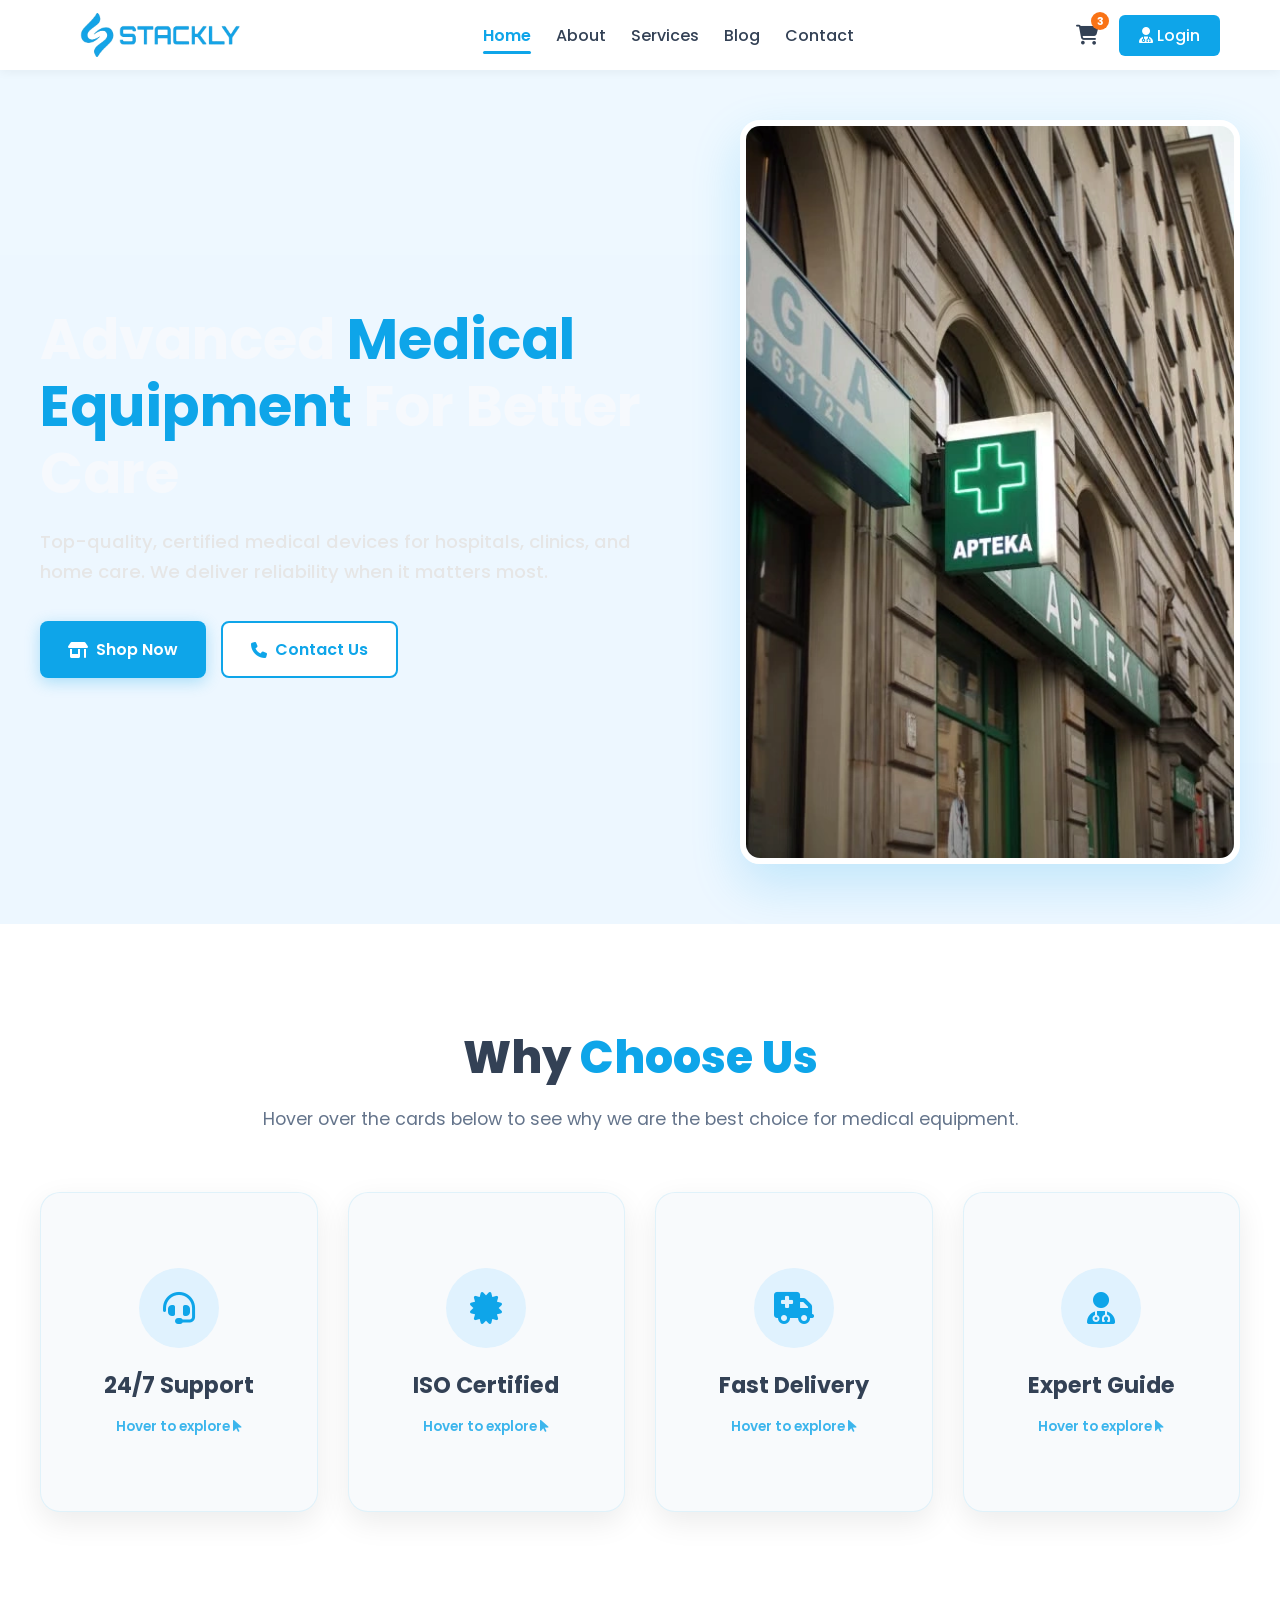
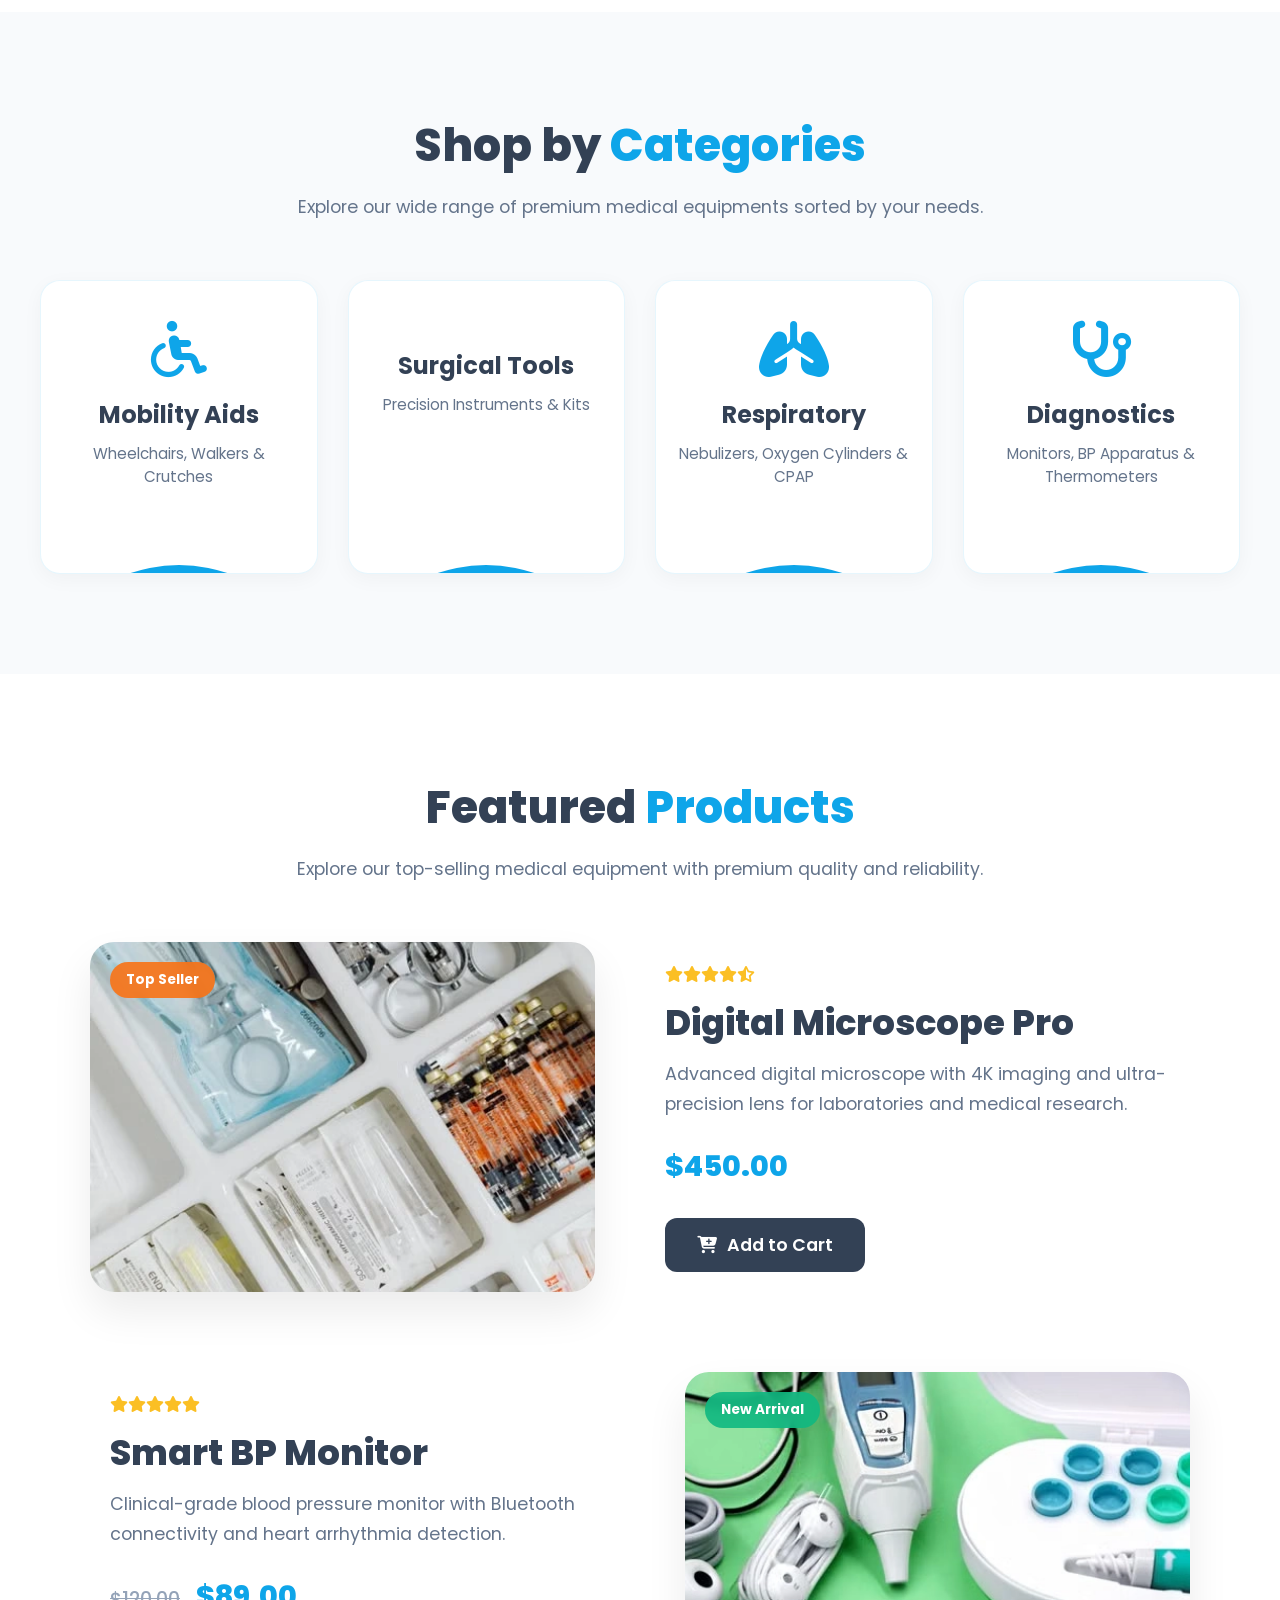
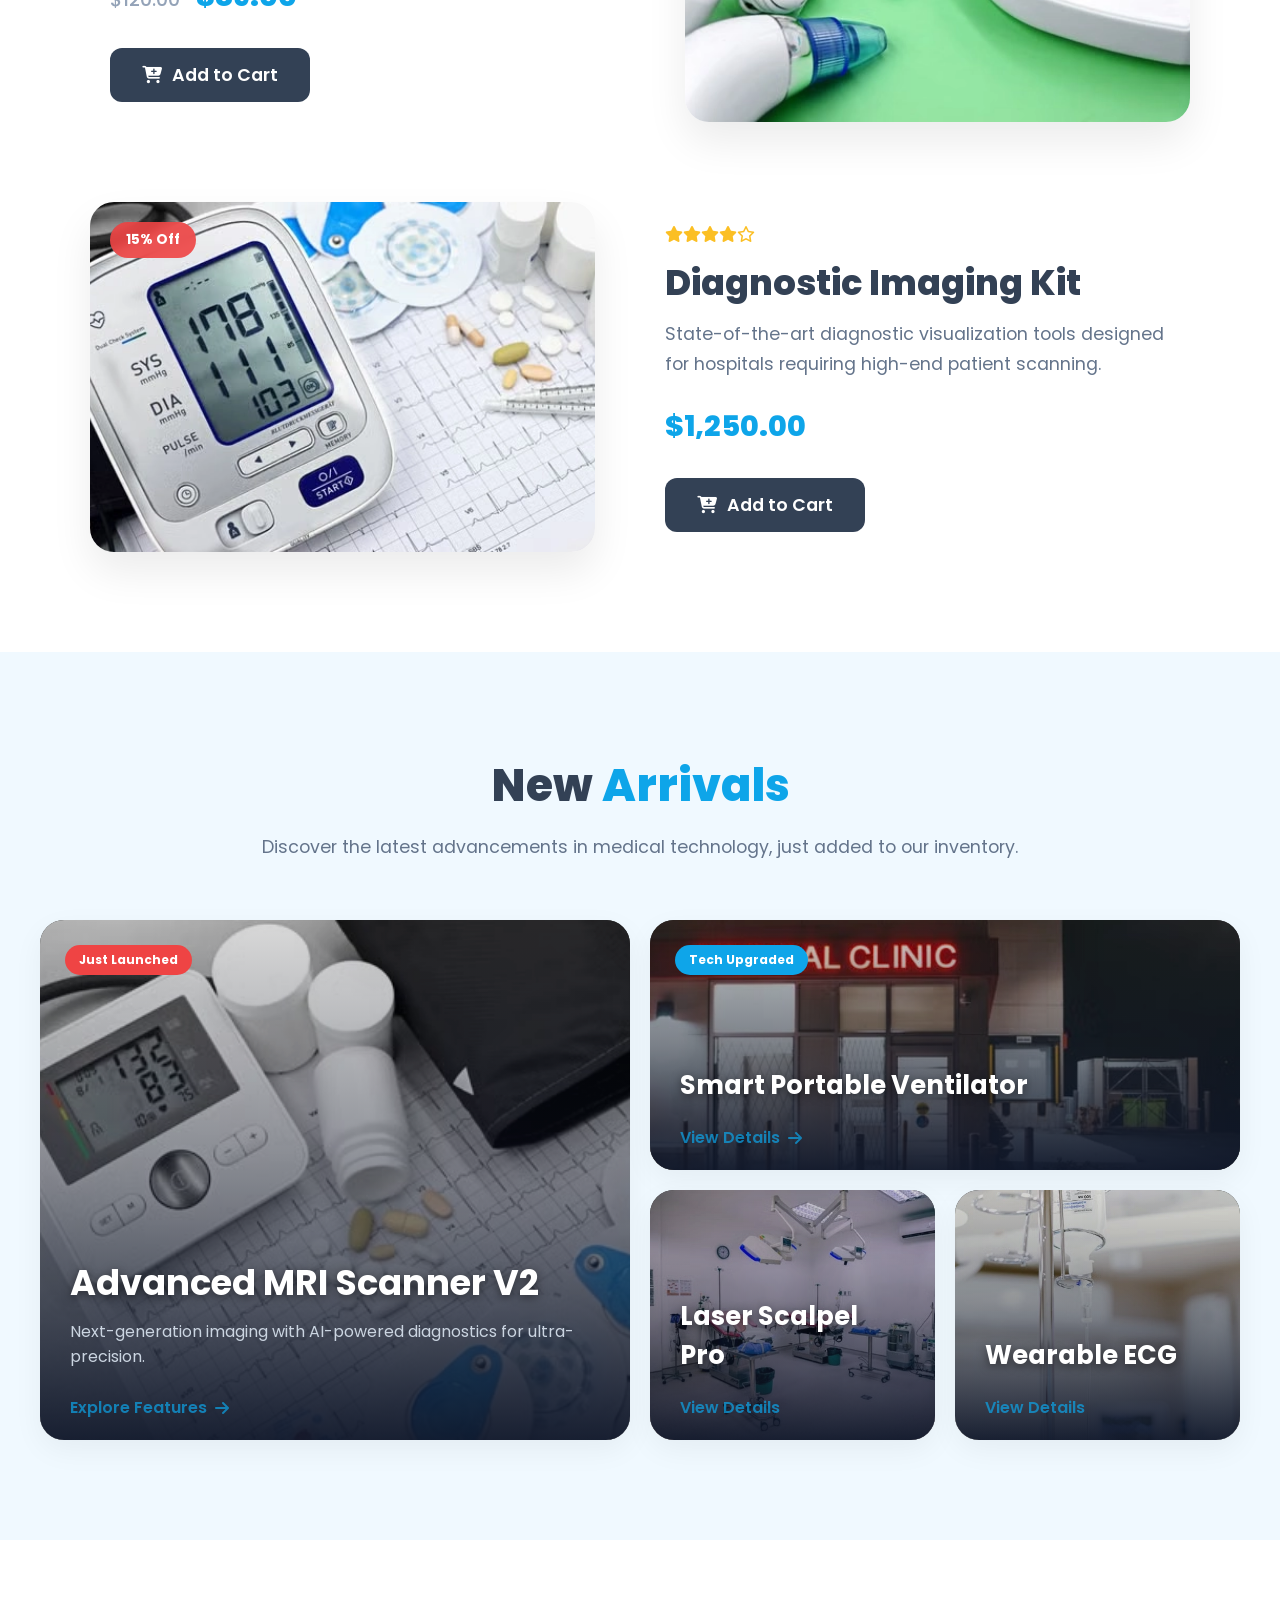
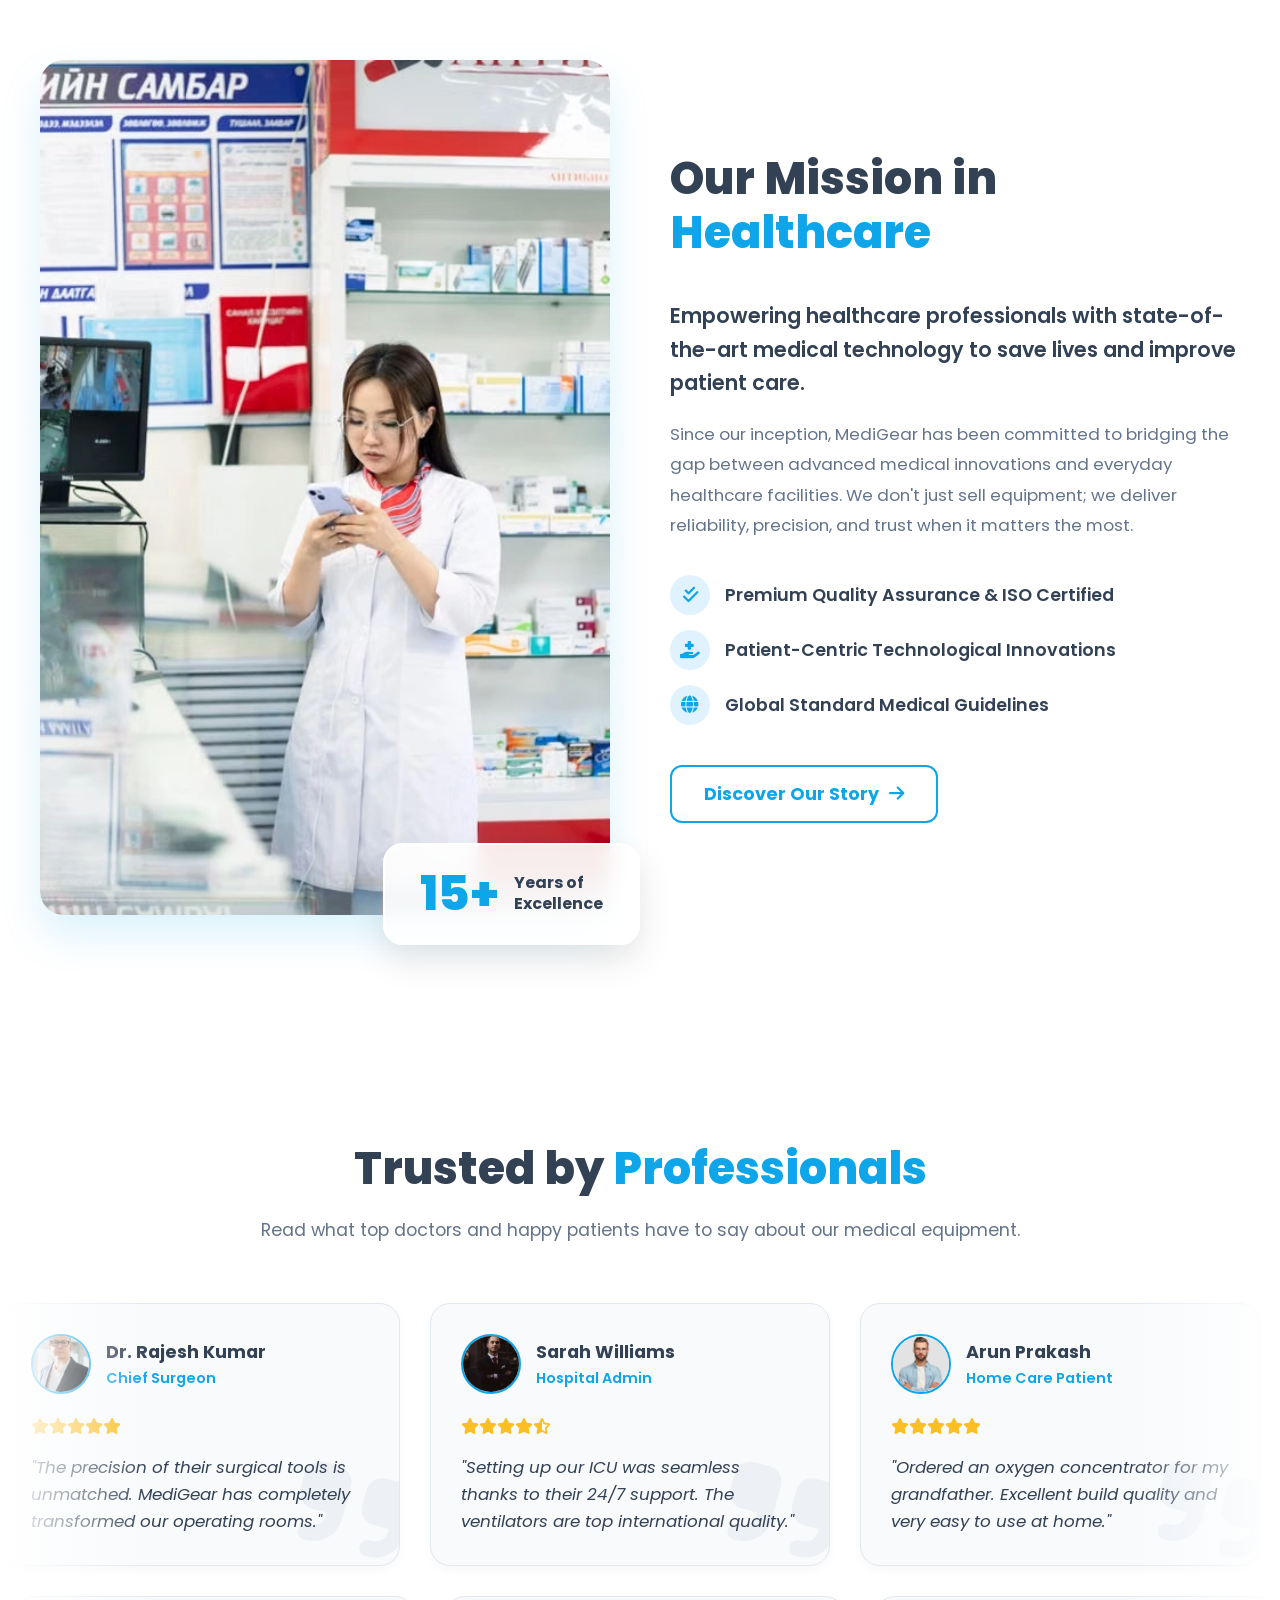
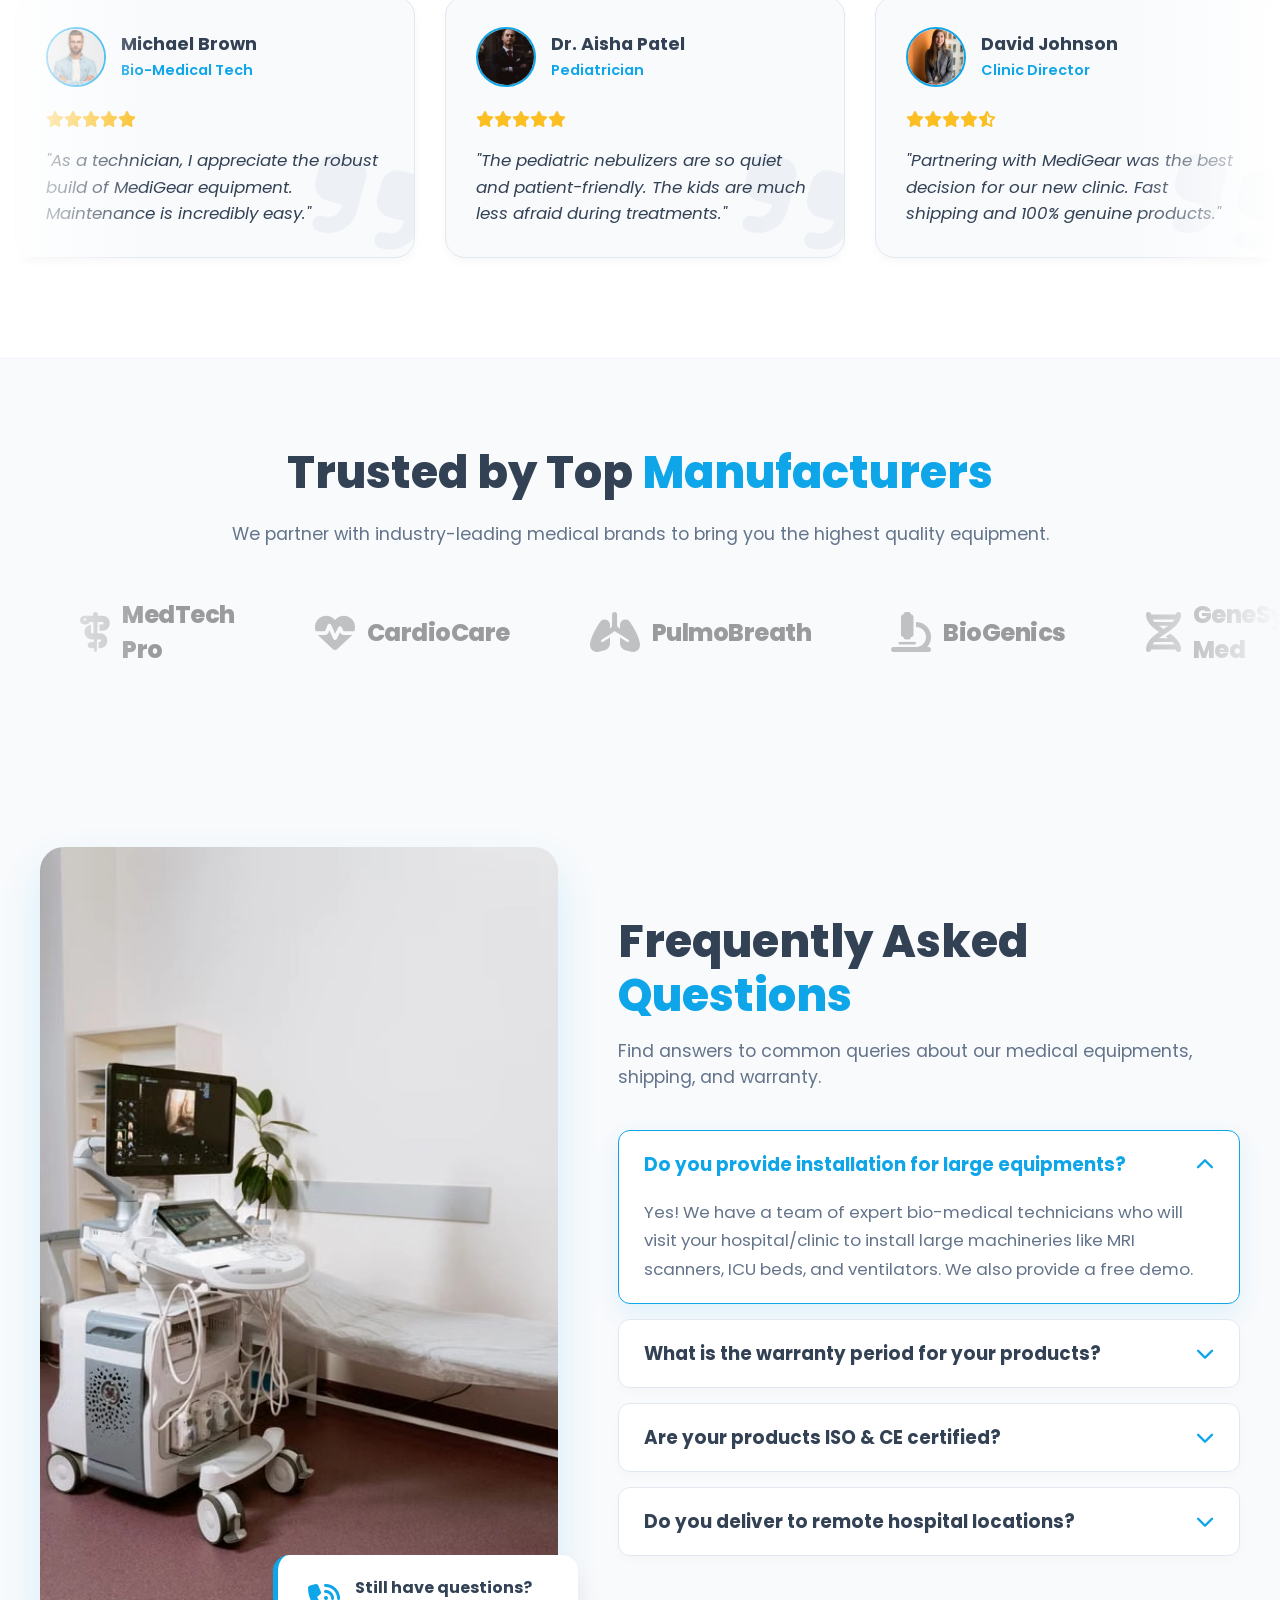
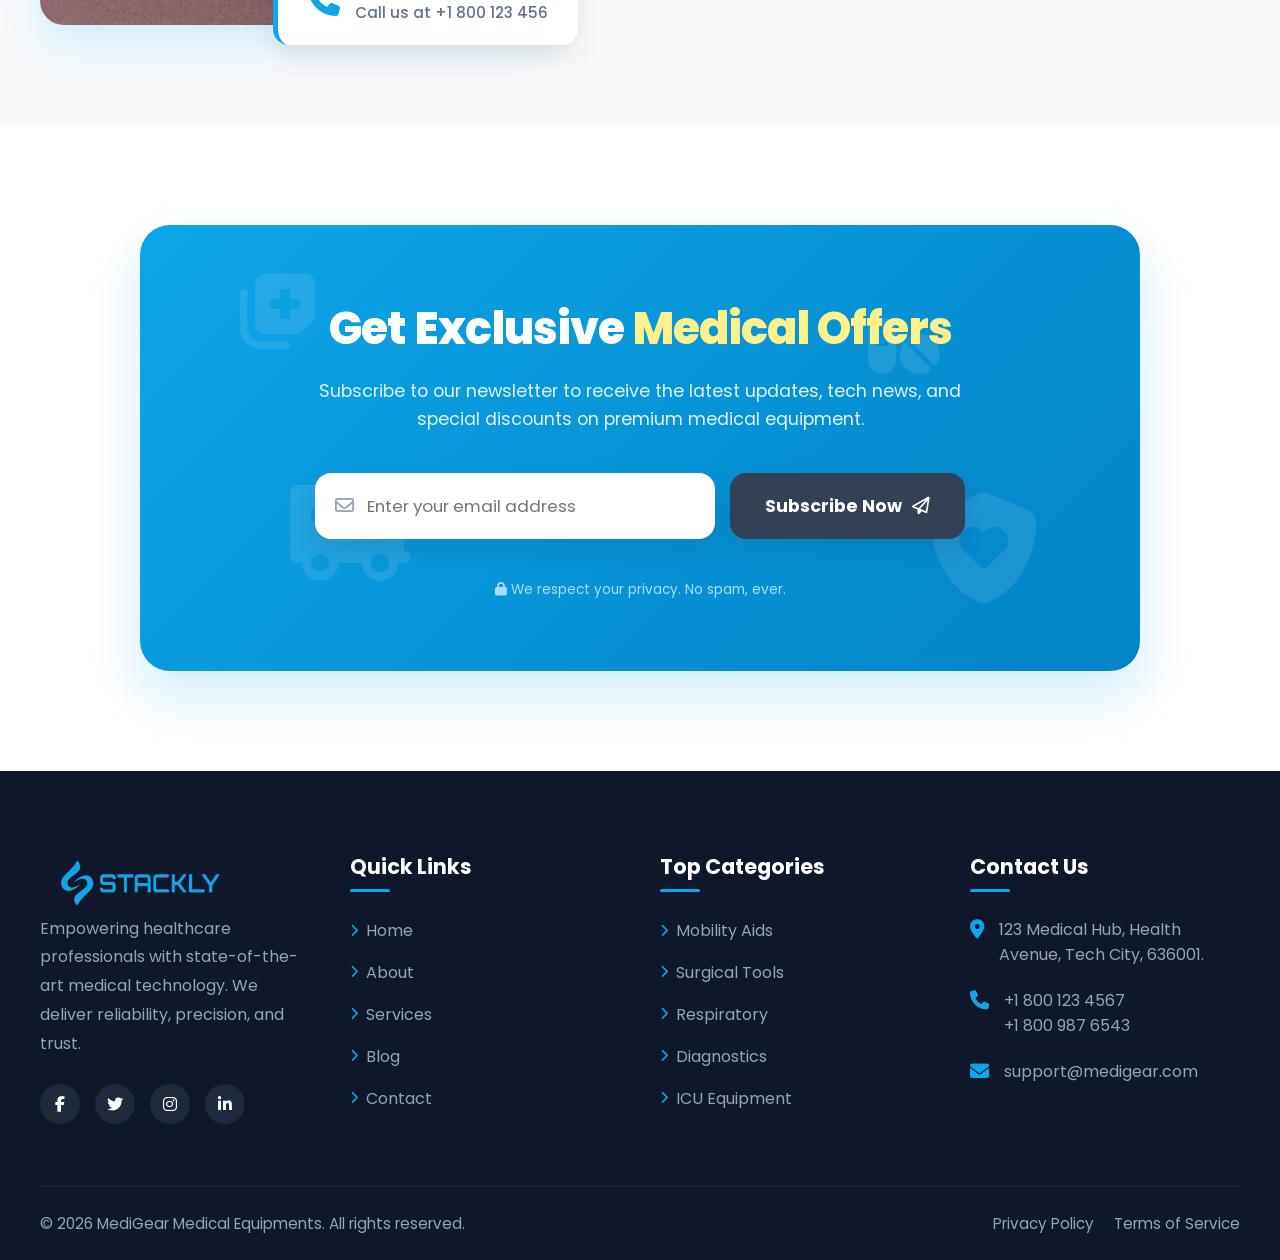
<file: index.html>
<!DOCTYPE html>
<html lang="en">

<head>
    <meta charset="UTF-8">
    <meta name="viewport" content="width=device-width, initial-scale=1.0">
    <title>Medical Equipment Store</title>
    <link rel="stylesheet" href="style.css">
    <link rel="stylesheet" href="Medical.css">
    <link rel="stylesheet" href="https://cdnjs.cloudflare.com/ajax/libs/font-awesome/6.4.0/css/all.min.css">
    <link href="https://unpkg.com/aos@2.3.1/dist/aos.css" rel="stylesheet">
</head>

<body>

     
    <header class="navbar">
        <div class="nav-container">
             
            <a href="index.html" class="logo-container">
                <img src="./asset/SkyBlue_Logo.webp" alt="Company Logo" class="logo-img">
            </a>

            <nav class="nav-links">
                <a href="index.html" class="nav-active">Home</a>  
                <a href="about.html">About</a>
                <a href="services.html">Services</a>
                <a href="blog.html">Blog</a>
                <a href="contact.html">Contact</a>
            </nav>
             
            <div class="nav-actions">
                <a href="404.html" class="cart-icon">
                    <i class="fa-solid fa-cart-shopping"></i>
                    <span class="cart-count">3</span>
                </a>
                <a href="login.html" class="login-btn"><i class="fa-solid fa-user-doctor"></i> Login</a>

                 
                <button class="mobile-toggle" id="mobile-toggle">
                    <i class="fa-solid fa-bars"></i>
                </button>
            </div>
        </div>

        <div class="mobile-menu" id="mobile-menu">
            <a href="index.html" class="nav-active"> Home</a>  
            <a href="about.html"></i> About</a>
            <a href="services.html"> Services</a>
            <a href="blog.html"> Blog</a>
            <a href="contact.html"> Contact</a>
            <a href="login.html" class="mobile-login-btn"><i class="fa-solid fa-right-to-bracket"></i> Login</a>
        </div>
    </header>

     
    <section id="home" class="hero-section">

         
        <div class="bg-slider">
            <div class="slide slide-1"></div>
            <div class="slide slide-2"></div>
            <div class="slide slide-3"></div>
            <div class="bg-overlay"></div>
        </div>

        <div class="hero-container">

             
            <div class="hero-content">
                <h1 class="hero-title">Advanced <span class="highlight">Medical Equipment</span> For Better Care</h1>
                <p class="hero-description">Top-quality, certified medical devices for hospitals, clinics, and home
                    care. We deliver reliability when it matters most.</p>
                <div class="hero-buttons">
                    <a href="404.html" class="btn-primary"><i class="fa-solid fa-shop"></i> Shop Now</a>
                    <a href="404.html" class="btn-secondary"><i class="fa-solid fa-phone"></i> Contact Us</a>
                </div>
            </div>

             
            <div class="hero-right" data-aos="fade-up" data-aos-duration="1200">
                <img src="./asset/h1.webp" alt="Medical Equipment" class="hero-main-img">
            </div>

        </div>
    </section>

     
    <section id="features" class="features-section">
        <div class="container">

             
            <div class="section-title" data-aos="fade-up">
                <h2>Why <span class="highlight">Choose Us</span></h2>
                <p>Hover over the cards below to see why we are the best choice for medical equipment.</p>
            </div>

             
            <div class="features-grid">

                 
                <div class="flip-card" data-aos="fade-up" data-aos-delay="100">
                    <div class="flip-card-inner">
                        <div class="flip-card-front">
                            <div class="icon-wrapper">
                                <i class="fa-solid fa-headset pulse-icon"></i>
                            </div>
                            <h3>24/7 Support</h3>
                            <span class="hover-hint">Hover to explore <i class="fa-solid fa-arrow-pointer"></i></span>
                        </div>
                        <div class="flip-card-back">
                            <i class="fa-solid fa-headset back-icon"></i>
                            <h3>24/7 Support</h3>
                            <p>Round-the-clock assistance from our medical equipment experts whenever you need.</p>
                        </div>
                    </div>
                </div>

                 
                <div class="flip-card" data-aos="fade-up" data-aos-delay="200">
                    <div class="flip-card-inner">
                        <div class="flip-card-front">
                            <div class="icon-wrapper">
                                <i class="fa-solid fa-certificate pulse-icon"></i>
                            </div>
                            <h3>ISO Certified</h3>
                            <span class="hover-hint">Hover to explore <i class="fa-solid fa-arrow-pointer"></i></span>
                        </div>
                        <div class="flip-card-back">
                            <i class="fa-solid fa-certificate back-icon"></i>
                            <h3>ISO Certified</h3>
                            <p>100% genuine, certified products ensuring patient safety and high accuracy.</p>
                        </div>
                    </div>
                </div>

                 
                <div class="flip-card" data-aos="fade-up" data-aos-delay="300">
                    <div class="flip-card-inner">
                        <div class="flip-card-front">
                            <div class="icon-wrapper">
                                <i class="fa-solid fa-truck-medical pulse-icon"></i>
                            </div>
                            <h3>Fast Delivery</h3>
                            <span class="hover-hint">Hover to explore <i class="fa-solid fa-arrow-pointer"></i></span>
                        </div>
                        <div class="flip-card-back">
                            <i class="fa-solid fa-truck-medical back-icon"></i>
                            <h3>Fast Delivery</h3>
                            <p>Express shipping for critical medical supplies right to your hospital or home.</p>
                        </div>
                    </div>
                </div>

                 
                <div class="flip-card" data-aos="fade-up" data-aos-delay="400">
                    <div class="flip-card-inner">
                        <div class="flip-card-front">
                            <div class="icon-wrapper">
                                <i class="fa-solid fa-user-doctor pulse-icon"></i>
                            </div>
                            <h3>Expert Guide</h3>
                            <span class="hover-hint">Hover to explore <i class="fa-solid fa-arrow-pointer"></i></span>
                        </div>
                        <div class="flip-card-back">
                            <i class="fa-solid fa-user-doctor back-icon"></i>
                            <h3>Expert Guide</h3>
                            <p>Professional consultation for choosing and setting up complex hospital equipment.</p>
                        </div>
                    </div>
                </div>

            </div>
        </div>
    </section>

     
    <section id="categories" class="categories-section">
        <div class="container">

             
            <div class="section-title" data-aos="fade-up">
                <h2>Shop by <span class="highlight">Categories</span></h2>
                <p>Explore our wide range of premium medical equipments sorted by your needs.</p>
            </div>

             
            <div class="categories-grid">

                 
                <a href="404.html" class="category-card" data-aos="zoom-in" data-aos-delay="100">
                    <div class="cat-content">
                        <i class="fa-solid fa-wheelchair cat-icon"></i>
                        <h3>Mobility Aids</h3>
                        <p>Wheelchairs, Walkers & Crutches</p>
                        <span class="explore-btn">Explore <i class="fa-solid fa-arrow-right"></i></span>
                    </div>
                </a>

                 
                <a href="404.html" class="category-card" data-aos="zoom-in" data-aos-delay="200">
                    <div class="cat-content">
                        <i class="fa-solid fa-scalpel cat-icon"></i>
                        <h3>Surgical Tools</h3>
                        <p>Precision Instruments & Kits</p>
                        <span class="explore-btn">Explore <i class="fa-solid fa-arrow-right"></i></span>
                    </div>
                </a>

                 
                <a href="404.html" class="category-card" data-aos="zoom-in" data-aos-delay="300">
                    <div class="cat-content">
                        <i class="fa-solid fa-lungs cat-icon"></i>
                        <h3>Respiratory</h3>
                        <p>Nebulizers, Oxygen Cylinders & CPAP</p>
                        <span class="explore-btn">Explore <i class="fa-solid fa-arrow-right"></i></span>
                    </div>
                </a>

                 
                <a href="404.html" class="category-card" data-aos="zoom-in" data-aos-delay="400">
                    <div class="cat-content">
                        <i class="fa-solid fa-stethoscope cat-icon"></i>
                        <h3>Diagnostics</h3>
                        <p>Monitors, BP Apparatus & Thermometers</p>
                        <span class="explore-btn">Explore <i class="fa-solid fa-arrow-right"></i></span>
                    </div>
                </a>

            </div>
        </div>
    </section>

     
    <section id="products" class="showcase-section">
        <div class="container">

             
            <div class="section-title" data-aos="fade-up">
                <h2>Featured <span class="highlight">Products</span></h2>
                <p>Explore our top-selling medical equipment with premium quality and reliability.</p>
            </div>

            <div class="showcase-wrapper">

                 
                <div class="showcase-row">
                    <div class="showcase-img" data-aos="fade-up">
                        <span class="badge top-seller">Top Seller</span>
                        <img src="./asset/h8.webp" alt="Digital Microscope">
                    </div>
                    <div class="showcase-info" data-aos="fade-up">
                        <div class="stars">
                            <i class="fa-solid fa-star"></i><i class="fa-solid fa-star"></i><i
                                class="fa-solid fa-star"></i><i class="fa-solid fa-star"></i><i
                                class="fa-solid fa-star-half-stroke"></i>
                        </div>
                        <h3>Digital Microscope Pro</h3>
                        <p class="description">Advanced digital microscope with 4K imaging and ultra-precision lens for
                            laboratories and medical research.</p>
                        <p class="price">$450.00</p>
                        <a href="404.html" class="premium-btn">
                            <i class="fa-solid fa-cart-plus"></i> Add to Cart
                        </a>
                    </div>
                </div>

                 
                <div class="showcase-row reversed">
                    <div class="showcase-img" data-aos="fade-up">
                        <span class="badge new-arrival">New Arrival</span>
                        <img src="./asset/h7.webp" alt="BP Monitor">
                    </div>
                    <div class="showcase-info" data-aos="fade-up">
                        <div class="stars">
                            <i class="fa-solid fa-star"></i><i class="fa-solid fa-star"></i><i
                                class="fa-solid fa-star"></i><i class="fa-solid fa-star"></i><i
                                class="fa-solid fa-star"></i>
                        </div>
                        <h3>Smart BP Monitor</h3>
                        <p class="description">Clinical-grade blood pressure monitor with Bluetooth connectivity and
                            heart arrhythmia detection.</p>
                        <p class="price"><span class="old-price">$120.00</span> $89.00</p>
                        <a href="404.html" class="premium-btn">
                            <i class="fa-solid fa-cart-plus"></i> Add to Cart
                        </a>
                    </div>
                </div>

                 
                <div class="showcase-row">
                    <div class="showcase-img" data-aos="fade-up">
                        <span class="badge discount">15% Off</span>
                        <img src="./asset/h6.webp" alt="MRI Scanner Console">
                    </div>
                    <div class="showcase-info" data-aos="fade-up">
                        <div class="stars">
                            <i class="fa-solid fa-star"></i><i class="fa-solid fa-star"></i><i
                                class="fa-solid fa-star"></i><i class="fa-solid fa-star"></i><i
                                class="fa-regular fa-star"></i>
                        </div>
                        <h3>Diagnostic Imaging Kit</h3>
                        <p class="description">State-of-the-art diagnostic visualization tools designed for hospitals
                            requiring high-end patient scanning.</p>
                        <p class="price">$1,250.00</p>
                        <a href="404.html" class="premium-btn">
                            <i class="fa-solid fa-cart-plus"></i> Add to Cart
                        </a>
                    </div>
                </div>

            </div>
        </div>
    </section>

     
    <section id="new-arrivals" class="new-arrivals-section">
        <div class="container">

             
            <div class="section-title" data-aos="fade-up">
                <h2>New <span class="highlight">Arrivals</span></h2>
                <p>Discover the latest advancements in medical technology, just added to our inventory.</p>
            </div>

             
            <div class="bento-grid">

                 
                <div class="bento-item bento-large" data-aos="zoom-in" data-aos-duration="1000">
                    <img src="./asset/h5.webp" alt="Advanced MRI">
                    <div class="bento-overlay">
                        <span class="badge pulse-badge">Just Launched</span>
                        <div class="bento-content">
                            <h3>Advanced MRI Scanner V2</h3>
                            <p>Next-generation imaging with AI-powered diagnostics for ultra-precision.</p>
                            <a href="404.html" class="bento-link">Explore Features <i
                                    class="fa-solid fa-arrow-right"></i></a>
                        </div>
                    </div>
                </div>

                 
                <div class="bento-item bento-wide" data-aos="fade-up" data-aos-delay="100">
                    <img src="./asset/h9.webp" alt="Smart Ventilator">
                    <div class="bento-overlay">
                        <span class="badge tech-badge">Tech Upgraded</span>
                        <div class="bento-content">
                            <h3>Smart Portable Ventilator</h3>
                            <a href="404.html" class="bento-link">View Details <i
                                    class="fa-solid fa-arrow-right"></i></a>
                        </div>
                    </div>
                </div>

                 
                <div class="bento-item" data-aos="fade-up" data-aos-delay="200">
                    <img src="./asset/h10.webp" alt="Laser Scalpel">
                    <div class="bento-overlay">
                        <div class="bento-content">
                            <h3>Laser Scalpel Pro</h3>
                            <a href="404.html" class="bento-link">View Details</a>
                        </div>
                    </div>
                </div>

                 
                <div class="bento-item" data-aos="fade-up" data-aos-delay="300">
                    <img src="./asset/h4.webp" alt="Wearable ECG">
                    <div class="bento-overlay">
                        <div class="bento-content">
                            <h3>Wearable ECG</h3>
                            <a href="404.html" class="bento-link">View Details</a>
                        </div>
                    </div>
                </div>

            </div>
        </div>
    </section>

     
    <section id="about" class="about-section">
        <div class="container">
            <div class="about-wrapper">

                 
                <div class="about-image" data-aos="fade-up" data-aos-duration="1200">
                     
                    <img src="./asset/h2.webp" alt="MediGear Healthcare Team" class="main-about-img">

                     
                    <div class="experience-badge">
                        <span class="years">15+</span>
                        <span class="text">Years of<br>Excellence</span>
                    </div>
                </div>

                 
                <div class="about-content" data-aos="fade-up" data-aos-duration="1200" data-aos-delay="200">
                    <div class="section-title-left">
                        <h2>Our Mission in <span class="highlight">Healthcare</span></h2>
                    </div>

                    <p class="lead-text">Empowering healthcare professionals with state-of-the-art medical technology to
                        save lives and improve patient care.</p>

                    <p class="sub-text">Since our inception, MediGear has been committed to bridging the gap between
                        advanced medical innovations and everyday healthcare facilities. We don't just sell equipment;
                        we deliver reliability, precision, and trust when it matters the most.</p>

                     
                    <ul class="about-values">
                        <li>
                            <div class="value-icon"><i class="fa-solid fa-check-double"></i></div>
                            <span>Premium Quality Assurance & ISO Certified</span>
                        </li>
                        <li>
                            <div class="value-icon"><i class="fa-solid fa-hand-holding-medical"></i></div>
                            <span>Patient-Centric Technological Innovations</span>
                        </li>
                        <li>
                            <div class="value-icon"><i class="fa-solid fa-globe"></i></div>
                            <span>Global Standard Medical Guidelines</span>
                        </li>
                    </ul>

                     
                    <a href="404.html" class="btn-outline-primary">
                        Discover Our Story <i class="fa-solid fa-arrow-right"></i>
                    </a>
                </div>

            </div>
        </div>
    </section>

     
    <section id="testimonials" class="marquee-section">
        <div class="container">
             
            <div class="section-title" data-aos="fade-up">
                <h2>Trusted by <span class="highlight">Professionals</span></h2>
                <p>Read what top doctors and happy patients have to say about our medical equipment.</p>
            </div>
        </div>

         
        <div class="marquee-wrapper">

             
            <div class="marquee-track track-left">
                 
                <div class="marquee-content">
                     
                    <div class="premium-review-card">
                        <i class="fa-solid fa-quote-right quote-watermark"></i>
                        <div class="review-header">
                            <img src="./asset/man1 (2).webp" alt="Doctor">
                            <div>
                                <h4>Dr. Rajesh Kumar</h4>
                                <span>Chief Surgeon</span>
                            </div>
                        </div>
                        <div class="stars"><i class="fa-solid fa-star"></i><i class="fa-solid fa-star"></i><i
                                class="fa-solid fa-star"></i><i class="fa-solid fa-star"></i><i
                                class="fa-solid fa-star"></i></div>
                        <p>"The precision of their surgical tools is unmatched. MediGear has completely transformed our
                            operating rooms."</p>
                    </div>
                     
                    <div class="premium-review-card">
                        <i class="fa-solid fa-quote-right quote-watermark"></i>
                        <div class="review-header">
                            <img src="./asset/man2 (2).webp" alt="Admin">
                            <div>
                                <h4>Sarah Williams</h4>
                                <span>Hospital Admin</span>
                            </div>
                        </div>
                        <div class="stars"><i class="fa-solid fa-star"></i><i class="fa-solid fa-star"></i><i
                                class="fa-solid fa-star"></i><i class="fa-solid fa-star"></i><i
                                class="fa-solid fa-star-half-stroke"></i></div>
                        <p>"Setting up our ICU was seamless thanks to their 24/7 support. The ventilators are top
                            international quality."</p>
                    </div>
                     
                    <div class="premium-review-card">
                        <i class="fa-solid fa-quote-right quote-watermark"></i>
                        <div class="review-header">
                            <img src="./asset/man3.webp" alt="Patient">
                            <div>
                                <h4>Arun Prakash</h4>
                                <span>Home Care Patient</span>
                            </div>
                        </div>
                        <div class="stars"><i class="fa-solid fa-star"></i><i class="fa-solid fa-star"></i><i
                                class="fa-solid fa-star"></i><i class="fa-solid fa-star"></i><i
                                class="fa-solid fa-star"></i></div>
                        <p>"Ordered an oxygen concentrator for my grandfather. Excellent build quality and very easy to
                            use at home."</p>
                    </div>
                     
                    <div class="premium-review-card">
                        <i class="fa-solid fa-quote-right quote-watermark"></i>
                        <div class="review-header">
                            <img src="./asset/woman1 (2).webp" alt="Doctor">
                            <div>
                                <h4>Dr. Emily Chen</h4>
                                <span>Cardiologist</span>
                            </div>
                        </div>
                        <div class="stars"><i class="fa-solid fa-star"></i><i class="fa-solid fa-star"></i><i
                                class="fa-solid fa-star"></i><i class="fa-solid fa-star"></i><i
                                class="fa-solid fa-star"></i></div>
                        <p>"Their ECG monitors provide highly accurate readings. I highly recommend MediGear for all
                            diagnostic needs."</p>
                    </div>
                </div>
                 
                <div class="marquee-content">
                    <div class="premium-review-card"><i class="fa-solid fa-quote-right quote-watermark"></i>
                        <div class="review-header"><img src="./asset/Ellipse 4.webp" alt="Doctor">
                            <div>
                                <h4>Dr. Rajesh Kumar</h4><span>Chief Surgeon</span>
                            </div>
                        </div>
                        <div class="stars"><i class="fa-solid fa-star"></i><i class="fa-solid fa-star"></i><i
                                class="fa-solid fa-star"></i><i class="fa-solid fa-star"></i><i
                                class="fa-solid fa-star"></i></div>
                        <p>"The precision of their surgical tools is unmatched. MediGear has completely transformed our
                            operating rooms."</p>
                    </div>
                    <div class="premium-review-card"><i class="fa-solid fa-quote-right quote-watermark"></i>
                        <div class="review-header"><img src="./asset/Ellipse 5.webp" alt="Admin">
                            <div>
                                <h4>Sarah Williams</h4><span>Hospital Admin</span>
                            </div>
                        </div>
                        <div class="stars"><i class="fa-solid fa-star"></i><i class="fa-solid fa-star"></i><i
                                class="fa-solid fa-star"></i><i class="fa-solid fa-star"></i><i
                                class="fa-solid fa-star-half-stroke"></i></div>
                        <p>"Setting up our ICU was seamless thanks to their 24/7 support. The ventilators are top
                            international quality."</p>
                    </div>
                    <div class="premium-review-card"><i class="fa-solid fa-quote-right quote-watermark"></i>
                        <div class="review-header"><img src="./asset/man1 (2).webp" alt="Patient">
                            <div>
                                <h4>Arun Prakash</h4><span>Home Care Patient</span>
                            </div>
                        </div>
                        <div class="stars"><i class="fa-solid fa-star"></i><i class="fa-solid fa-star"></i><i
                                class="fa-solid fa-star"></i><i class="fa-solid fa-star"></i><i
                                class="fa-solid fa-star"></i></div>
                        <p>"Ordered an oxygen concentrator for my grandfather. Excellent build quality and very easy to
                            use at home."</p>
                    </div>
                    <div class="premium-review-card"><i class="fa-solid fa-quote-right quote-watermark"></i>
                        <div class="review-header"><img src="./asset/man2 (2).webp" alt="Doctor">
                            <div>
                                <h4>Dr. Emily Chen</h4><span>Cardiologist</span>
                            </div>
                        </div>
                        <div class="stars"><i class="fa-solid fa-star"></i><i class="fa-solid fa-star"></i><i
                                class="fa-solid fa-star"></i><i class="fa-solid fa-star"></i><i
                                class="fa-solid fa-star"></i></div>
                        <p>"Their ECG monitors provide highly accurate readings. I highly recommend MediGear for all
                            diagnostic needs."</p>
                    </div>
                </div>
            </div>

             
            <div class="marquee-track track-right">
                <div class="marquee-content">
                    <div class="premium-review-card"><i class="fa-solid fa-quote-right quote-watermark"></i>
                        <div class="review-header"><img src="./asset/woman1 (2).webp" alt="Tech">
                            <div>
                                <h4>Michael Brown</h4><span>Bio-Medical Tech</span>
                            </div>
                        </div>
                        <div class="stars"><i class="fa-solid fa-star"></i><i class="fa-solid fa-star"></i><i
                                class="fa-solid fa-star"></i><i class="fa-solid fa-star"></i><i
                                class="fa-solid fa-star"></i></div>
                        <p>"As a technician, I appreciate the robust build of MediGear equipment. Maintenance is
                            incredibly easy."</p>
                    </div>
                    <div class="premium-review-card"><i class="fa-solid fa-quote-right quote-watermark"></i>
                        <div class="review-header"><img src="./asset/woman2 (2).webp" alt="Doctor">
                            <div>
                                <h4>Dr. Aisha Patel</h4><span>Pediatrician</span>
                            </div>
                        </div>
                        <div class="stars"><i class="fa-solid fa-star"></i><i class="fa-solid fa-star"></i><i
                                class="fa-solid fa-star"></i><i class="fa-solid fa-star"></i><i
                                class="fa-solid fa-star"></i></div>
                        <p>"The pediatric nebulizers are so quiet and patient-friendly. The kids are much less afraid
                            during treatments."</p>
                    </div>
                    <div class="premium-review-card"><i class="fa-solid fa-quote-right quote-watermark"></i>
                        <div class="review-header"><img src="./asset/woman2 (2).webp" alt="Director">
                            <div>
                                <h4>David Johnson</h4><span>Clinic Director</span>
                            </div>
                        </div>
                        <div class="stars"><i class="fa-solid fa-star"></i><i class="fa-solid fa-star"></i><i
                                class="fa-solid fa-star"></i><i class="fa-solid fa-star"></i><i
                                class="fa-solid fa-star-half-stroke"></i></div>
                        <p>"Partnering with MediGear was the best decision for our new clinic. Fast shipping and 100%
                            genuine products."</p>
                    </div>
                    <div class="premium-review-card"><i class="fa-solid fa-quote-right quote-watermark"></i>
                        <div class="review-header"><img src="./asset/woman2.webp" alt="Nurse">
                            <div>
                                <h4>Priya Sharma</h4><span>Head Nurse</span>
                            </div>
                        </div>
                        <div class="stars"><i class="fa-solid fa-star"></i><i class="fa-solid fa-star"></i><i
                                class="fa-solid fa-star"></i><i class="fa-solid fa-star"></i><i
                                class="fa-solid fa-star"></i></div>
                        <p>"The mobility aids, especially the modern wheelchairs, have made patient transfer so much
                            easier for our staff."</p>
                    </div>
                </div>
                 
                <div class="marquee-content">
                    <div class="premium-review-card"><i class="fa-solid fa-quote-right quote-watermark"></i>
                        <div class="review-header"><img src="./asset/man3.webp" alt="Tech">
                            <div>
                                <h4>Michael Brown</h4><span>Bio-Medical Tech</span>
                            </div>
                        </div>
                        <div class="stars"><i class="fa-solid fa-star"></i><i class="fa-solid fa-star"></i><i
                                class="fa-solid fa-star"></i><i class="fa-solid fa-star"></i><i
                                class="fa-solid fa-star"></i></div>
                        <p>"As a technician, I appreciate the robust build of MediGear equipment. Maintenance is
                            incredibly easy."</p>
                    </div>
                    <div class="premium-review-card"><i class="fa-solid fa-quote-right quote-watermark"></i>
                        <div class="review-header"><img src="./asset/man2 (2).webp" alt="Doctor">
                            <div>
                                <h4>Dr. Aisha Patel</h4><span>Pediatrician</span>
                            </div>
                        </div>
                        <div class="stars"><i class="fa-solid fa-star"></i><i class="fa-solid fa-star"></i><i
                                class="fa-solid fa-star"></i><i class="fa-solid fa-star"></i><i
                                class="fa-solid fa-star"></i></div>
                        <p>"The pediatric nebulizers are so quiet and patient-friendly. The kids are much less afraid
                            during treatments."</p>
                    </div>
                    <div class="premium-review-card"><i class="fa-solid fa-quote-right quote-watermark"></i>
                        <div class="review-header"><img src="./asset/woman1 (2).webp" alt="Director">
                            <div>
                                <h4>David Johnson</h4><span>Clinic Director</span>
                            </div>
                        </div>
                        <div class="stars"><i class="fa-solid fa-star"></i><i class="fa-solid fa-star"></i><i
                                class="fa-solid fa-star"></i><i class="fa-solid fa-star"></i><i
                                class="fa-solid fa-star-half-stroke"></i></div>
                        <p>"Partnering with MediGear was the best decision for our new clinic. Fast shipping and 100%
                            genuine products."</p>
                    </div>
                    <div class="premium-review-card"><i class="fa-solid fa-quote-right quote-watermark"></i>
                        <div class="review-header"><img src="./asset/Ellipse 5.webp" alt="Nurse">
                            <div>
                                <h4>Priya Sharma</h4><span>Head Nurse</span>
                            </div>
                        </div>
                        <div class="stars"><i class="fa-solid fa-star"></i><i class="fa-solid fa-star"></i><i
                                class="fa-solid fa-star"></i><i class="fa-solid fa-star"></i><i
                                class="fa-solid fa-star"></i></div>
                        <p>"The mobility aids, especially the modern wheelchairs, have made patient transfer so much
                            easier for our staff."</p>
                    </div>
                </div>
            </div>

        </div>
    </section>

     
    <section id="brands" class="brands-section">
        <div class="container">
             
            <div class="section-title text-center" data-aos="fade-up">
                <h2>Trusted by Top <span class="highlight">Manufacturers</span></h2>
                <p>We partner with industry-leading medical brands to bring you the highest quality equipment.</p>
            </div>
        </div>

         
        <div class="brand-ticker-wrapper">
            <div class="brand-track">

                 
                <div class="brand-logo">
                    <i class="fa-solid fa-staff-snake"></i>
                    <span>MedTech Pro</span>
                </div>
                <div class="brand-logo">
                    <i class="fa-solid fa-heart-pulse"></i>
                    <span>CardioCare</span>
                </div>
                <div class="brand-logo">
                    <i class="fa-solid fa-lungs"></i>
                    <span>PulmoBreath</span>
                </div>
                <div class="brand-logo">
                    <i class="fa-solid fa-microscope"></i>
                    <span>BioGenics</span>
                </div>
                <div class="brand-logo">
                    <i class="fa-solid fa-dna"></i>
                    <span>GeneSys Med</span>
                </div>
                <div class="brand-logo">
                    <i class="fa-solid fa-kit-medical"></i>
                    <span>SurgiEquip</span>
                </div>
                <div class="brand-logo">
                    <i class="fa-solid fa-bone"></i>
                    <span>OrthoGear</span>
                </div>

                 
                <div class="brand-logo">
                    <i class="fa-solid fa-staff-snake"></i>
                    <span>MedTech Pro</span>
                </div>
                <div class="brand-logo">
                    <i class="fa-solid fa-heart-pulse"></i>
                    <span>CardioCare</span>
                </div>
                <div class="brand-logo">
                    <i class="fa-solid fa-lungs"></i>
                    <span>PulmoBreath</span>
                </div>
                <div class="brand-logo">
                    <i class="fa-solid fa-microscope"></i>
                    <span>BioGenics</span>
                </div>
                <div class="brand-logo">
                    <i class="fa-solid fa-dna"></i>
                    <span>GeneSys Med</span>
                </div>
                <div class="brand-logo">
                    <i class="fa-solid fa-kit-medical"></i>
                    <span>SurgiEquip</span>
                </div>
                <div class="brand-logo">
                    <i class="fa-solid fa-bone"></i>
                    <span>OrthoGear</span>
                </div>

            </div>
        </div>
    </section>

     
    <section id="faq" class="faq-section">
        <div class="container">

            <div class="faq-wrapper">

                 
                <div class="faq-image" data-aos="fade-up" data-aos-duration="1000">
                    <div class="image-box">
                        <img src="./asset/h3.webp" alt="Customer Support">
                        <div class="floating-contact">
                            <i class="fa-solid fa-phone-volume"></i>
                            <div>
                                <h4>Still have questions?</h4>
                                <span>Call us at +1 800 123 456</span>
                            </div>
                        </div>
                    </div>
                </div>

                 
                <div class="faq-content" data-aos="fade-up" data-aos-duration="1000" data-aos-delay="200">
                    <div class="section-title-left">
                        <h2>Frequently Asked <span class="highlight">Questions</span></h2>
                        <p>Find answers to common queries about our medical equipments, shipping, and warranty.</p>
                    </div>

                    <div class="faq-accordion">

                         
                        <details class="faq-item" name="faq-group" open>
                            <summary class="faq-question">
                                Do you provide installation for large equipments?
                                <i class="fa-solid fa-chevron-down arrow-icon"></i>
                            </summary>
                            <div class="faq-answer">
                                <p>Yes! We have a team of expert bio-medical technicians who will visit your
                                    hospital/clinic to install large machineries like MRI scanners, ICU beds, and
                                    ventilators. We also provide a free demo.</p>
                            </div>
                        </details>

                         
                        <details class="faq-item" name="faq-group">
                            <summary class="faq-question">
                                What is the warranty period for your products?
                                <i class="fa-solid fa-chevron-down arrow-icon"></i>
                            </summary>
                            <div class="faq-answer">
                                <p>All our medical equipments come with a standard 1-year manufacturer warranty. We also
                                    offer extended warranty packages up to 3 years covering both parts and labor.</p>
                            </div>
                        </details>

                         
                        <details class="faq-item" name="faq-group">
                            <summary class="faq-question">
                                Are your products ISO & CE certified?
                                <i class="fa-solid fa-chevron-down arrow-icon"></i>
                            </summary>
                            <div class="faq-answer">
                                <p>Absolutely. Patient safety is our top priority. Every single product we sell is 100%
                                    genuine, clinically tested, and comes with ISO, CE, and FDA certifications where
                                    applicable.</p>
                            </div>
                        </details>

                         
                        <details class="faq-item" name="faq-group">
                            <summary class="faq-question">
                                Do you deliver to remote hospital locations?
                                <i class="fa-solid fa-chevron-down arrow-icon"></i>
                            </summary>
                            <div class="faq-answer">
                                <p>Yes, we have a specialized medical logistics network that ensures safe and fast
                                    delivery of critical equipment to both urban hospitals and remote clinics across the
                                    country.</p>
                            </div>
                        </details>

                    </div>
                </div>

            </div>
        </div>
    </section>

     
    <section id="newsletter" class="newsletter-section">
        <div class="container" data-aos="zoom-in" data-aos-duration="1000">

             
            <div class="newsletter-box">

                 
                <div class="floating-icons">
                    <i class="fa-solid fa-notes-medical float-icon icon-1"></i>
                    <i class="fa-solid fa-shield-heart float-icon icon-2"></i>
                    <i class="fa-solid fa-pills float-icon icon-3"></i>
                    <i class="fa-solid fa-truck-medical float-icon icon-4"></i>
                </div>

                 
                <div class="newsletter-content">
                    <h2>Get Exclusive <span class="text-accent">Medical Offers</span></h2>
                    <p>Subscribe to our newsletter to receive the latest updates, tech news, and special discounts on
                        premium medical equipment.</p>

                     
                     
                    <form id="subscribeForm" class="subscribe-form" novalidate>
                        <div class="input-group">
                            <i class="fa-regular fa-envelope input-icon"></i>
                            <input type="email" id="emailInput" placeholder="Enter your email address" required>
                        </div>
                        <button type="submit" class="subscribe-btn">
                            Subscribe Now <i class="fa-regular fa-paper-plane"></i>
                        </button>
                    </form>

                     
                    <p id="formMessage" class="form-message"></p>

                    <p class="spam-notice"><i class="fa-solid fa-lock"></i> We respect your privacy. No spam, ever.</p>
                </div>

            </div>

        </div>
    </section>

     
    <footer class="site-footer">
        <div class="container">
            <div class="footer-grid">

                 
                <div class="footer-col" data-aos="fade-up" data-aos-delay="100">
                    <a href="index.html" class="logo-container">
                        <img src="./asset/SkyBlue_Logo.webp" alt="Company Logo" class="logo-img">
                    </a>
                    <p class="footer-about">
                        Empowering healthcare professionals with state-of-the-art medical technology. We deliver
                        reliability, precision, and trust.
                    </p>
                     
                    <div class="social-links">
                        <a href="404.html" class="social-icon"><i class="fa-brands fa-facebook-f"></i></a>
                        <a href="404.html" class="social-icon"><i class="fa-brands fa-twitter"></i></a>
                        <a href="404.html" class="social-icon"><i class="fa-brands fa-instagram"></i></a>
                        <a href="404.html" class="social-icon"><i class="fa-brands fa-linkedin-in"></i></a>
                    </div>
                </div>

                 
                <div class="footer-col" data-aos="fade-up" data-aos-delay="200">
                    <h3>Quick Links</h3>
                    <ul class="footer-links">
                        <li><a href="index.html"><i class="fa-solid fa-chevron-right"></i> Home</a></li>
                        <li><a href="about.html"><i class="fa-solid fa-chevron-right"></i> About</a></li>
                        <li><a href="services.html"><i class="fa-solid fa-chevron-right"></i> Services</a></li>
                        <li><a href="blog.html"><i class="fa-solid fa-chevron-right"></i> Blog</a></li>
                        <li><a href="blog.html"><i class="fa-solid fa-chevron-right"></i> Contact</a></li>
                    </ul>
                </div>

                 
                <div class="footer-col" data-aos="fade-up" data-aos-delay="300">
                    <h3>Top Categories</h3>
                    <ul class="footer-links">
                        <li><a href="404.html"><i class="fa-solid fa-chevron-right"></i> Mobility Aids</a></li>
                        <li><a href="404.html"><i class="fa-solid fa-chevron-right"></i> Surgical Tools</a></li>
                        <li><a href="404.html"><i class="fa-solid fa-chevron-right"></i> Respiratory</a></li>
                        <li><a href="404.html"><i class="fa-solid fa-chevron-right"></i> Diagnostics</a></li>
                        <li><a href="404.html"><i class="fa-solid fa-chevron-right"></i> ICU Equipment</a></li>
                    </ul>
                </div>

                 
                <div class="footer-col" data-aos="fade-up" data-aos-delay="400">
                    <h3>Contact Us</h3>
                    <ul class="footer-contact">
                        <li>
                            <i class="fa-solid fa-location-dot"></i>
                            <span>123 Medical Hub, Health Avenue, Tech City, 636001.</span>
                        </li>
                        <li>
                            <i class="fa-solid fa-phone"></i>
                            <span>+1 800 123 4567<br>+1 800 987 6543</span>
                        </li>
                        <li>
                            <i class="fa-solid fa-envelope"></i>
                            <span>support@medigear.com</span>
                        </li>
                    </ul>
                </div>

            </div>

             
            <div class="footer-bottom">
                <p>&copy; 2026 MediGear Medical Equipments. All rights reserved.</p>
                <div class="footer-bottom-links">
                    <a href="404.html">Privacy Policy</a>
                    <a href="404.html">Terms of Service</a>
                </div>
            </div>
        </div>
    </footer>




    <script src="https://cdnjs.cloudflare.com/ajax/libs/gsap/3.12.2/gsap.min.js"></script>
    <script src="https://unpkg.com/aos@2.3.1/dist/aos.js"></script>
    <script src="main.js"></script>

    <script>

        document.addEventListener("DOMContentLoaded", () => {

 
            AOS.init({
                duration: 800,
                offset: 100,
                once: true
            });

 
            gsap.from(".hero-content > *", {
                x: -40,  
                opacity: 0,
                duration: 0.8,
                stagger: 0.2,
                ease: "power2.out",
                delay: 0.2
            });

        });

        document.addEventListener("DOMContentLoaded", () => {
            const subscribeForm = document.getElementById("subscribeForm");
            const emailInput = document.getElementById("emailInput");
            const formMessage = document.getElementById("formMessage");

            subscribeForm.addEventListener("submit", function (event) {
 
                event.preventDefault();

                const emailValue = emailInput.value.trim();

 
                const emailPattern = /^[^\s@]+@[^\s@]+\.[^\s@]+$/;

 
                if (emailValue === "") {
 
                    showMessage("Please enter an email address.", "error");
                } else if (!emailPattern.test(emailValue)) {
 
                    showMessage("Please enter a valid email address.", "error");
                } else {
 
                    showMessage("Thanks for subscribing! You will receive updates soon.", "success");
                    subscribeForm.reset();

 
                    setTimeout(() => {
                        formMessage.classList.remove("message-success");
                        formMessage.textContent = "";
                        window.location.href = '404.html'
                    }, 4000);
                }
            });

 
            function showMessage(text, type) {
                formMessage.textContent = text;
                formMessage.className = "form-message"; 

                if (type === "success") {
                    formMessage.classList.add("message-success");
                } else {
                    formMessage.classList.add("message-error");
                }
            }
        });
    </script>
</body>

</html>
</file>
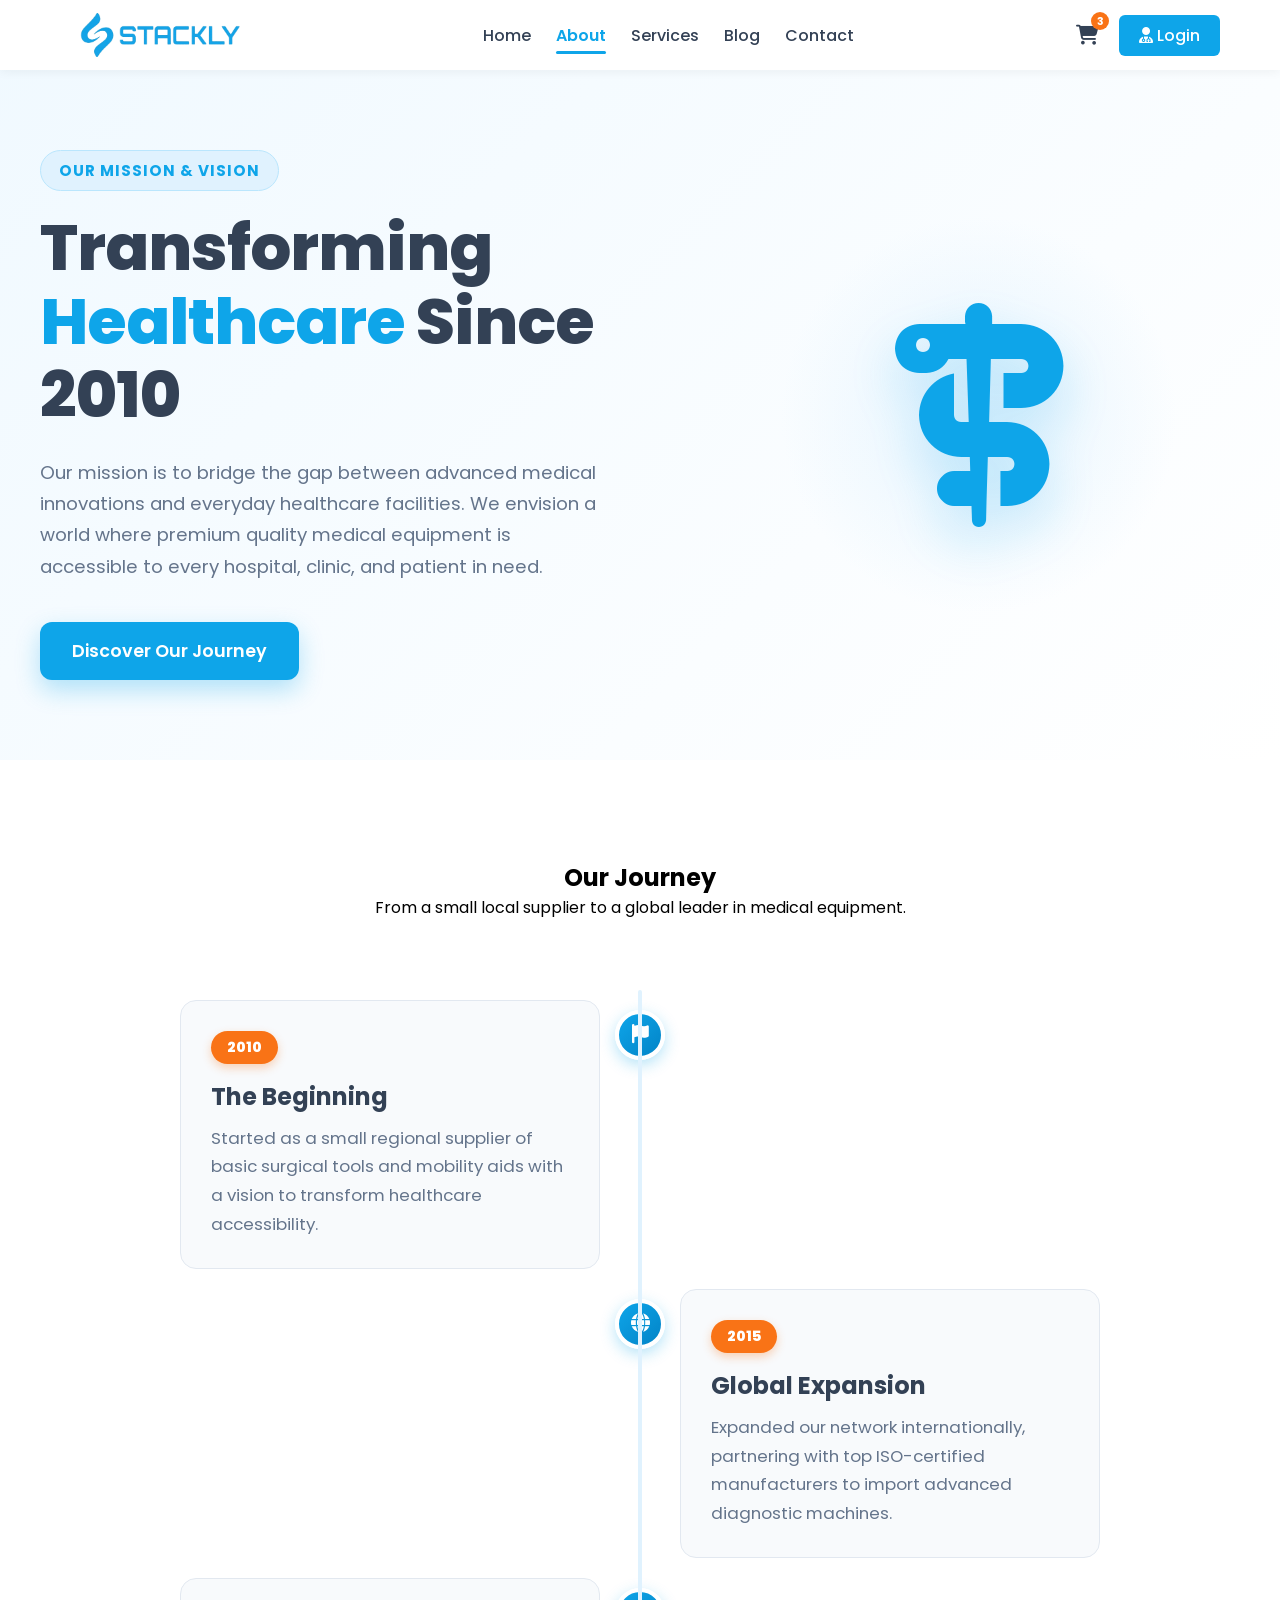
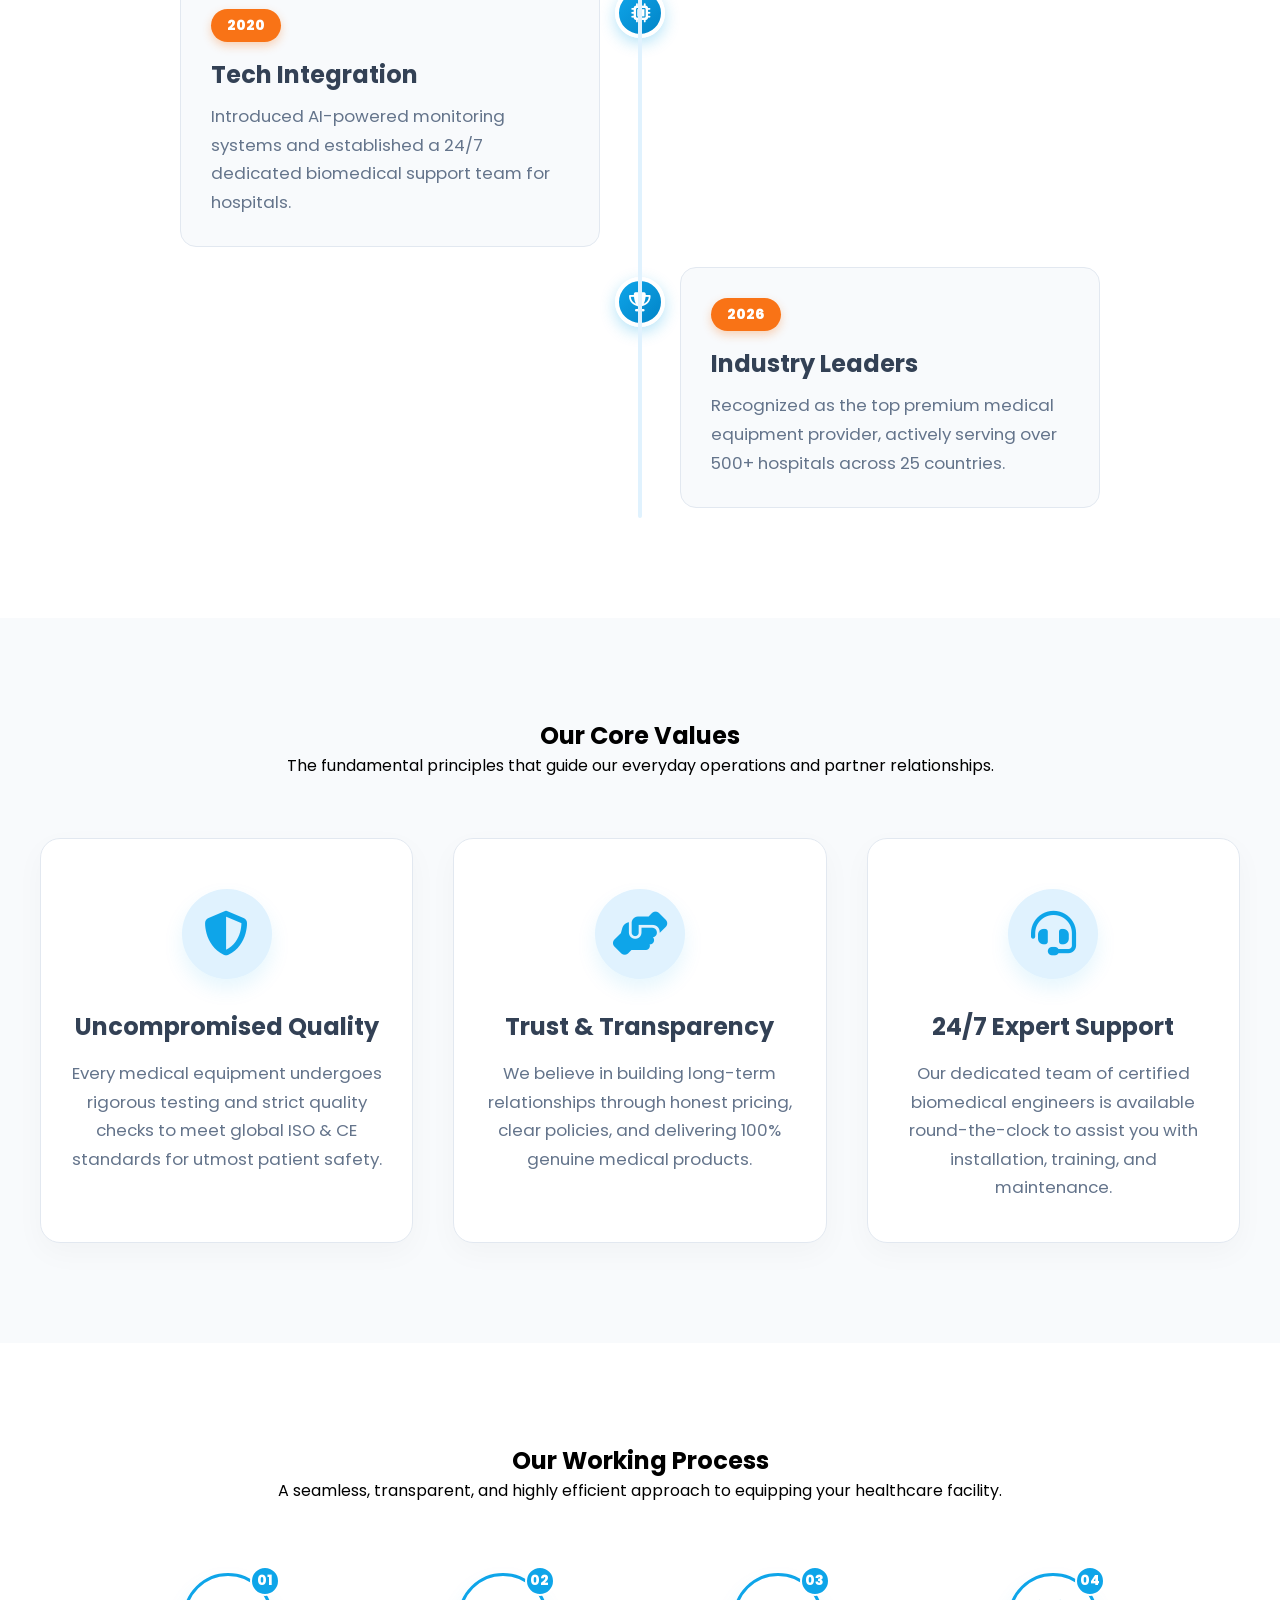
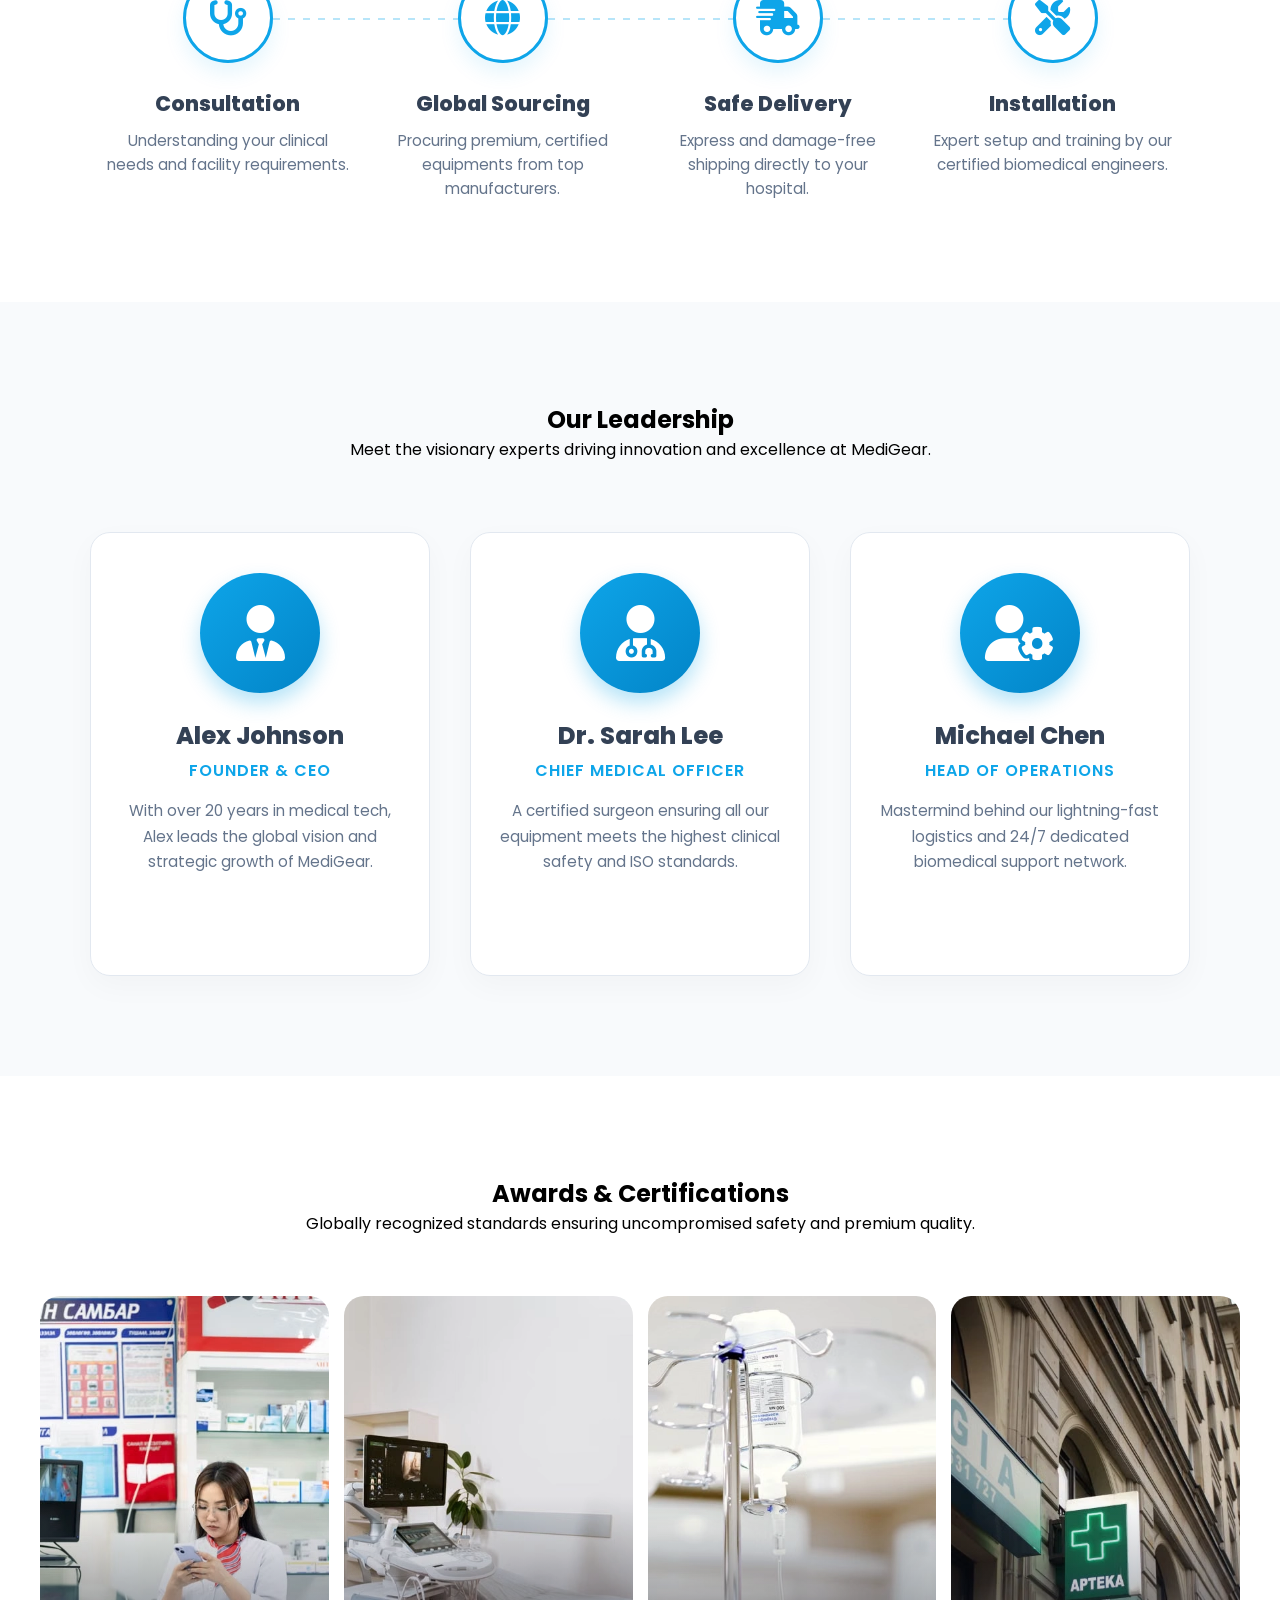
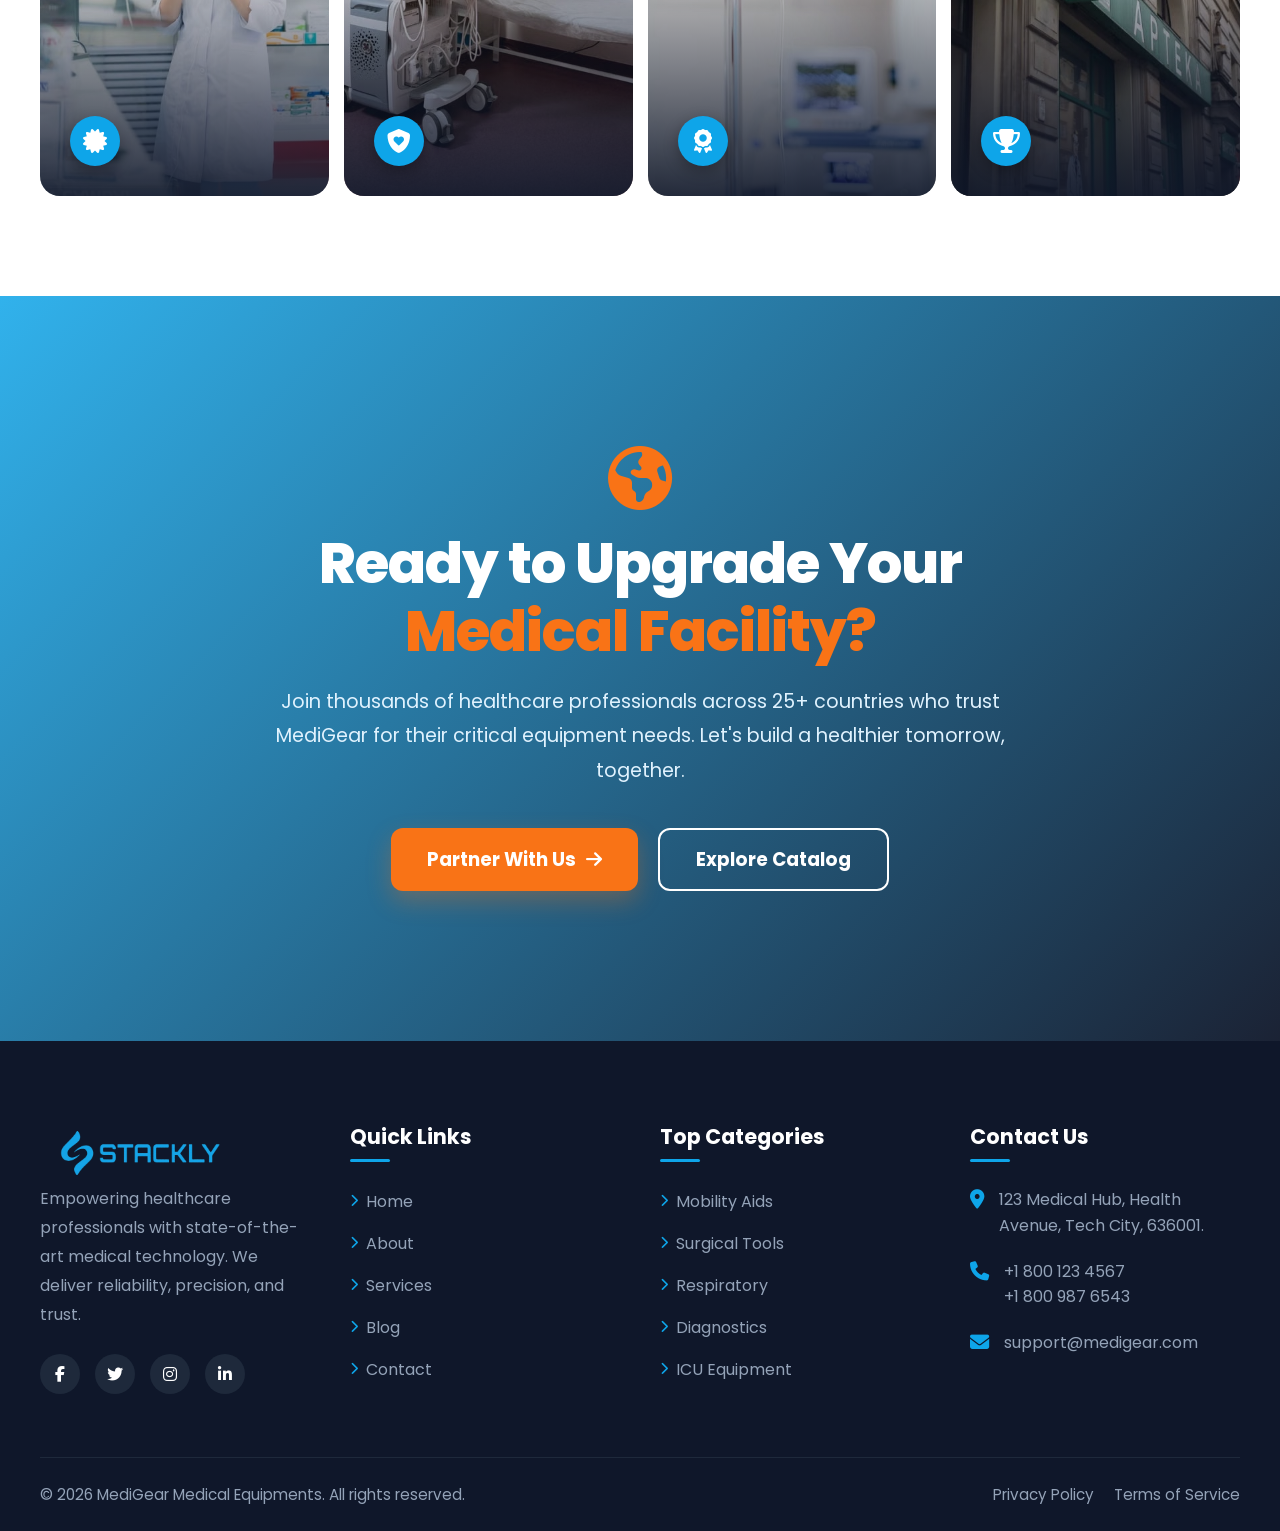
<file: about.html>
<!DOCTYPE html>
<html lang="en">

<head>
    <meta charset="UTF-8">
    <meta name="viewport" content="width=device-width, initial-scale=1.0">
    <title>About</title>
    <link rel="stylesheet" href="about.css">
    <link rel="stylesheet" href="Medical.css">
    <link rel="stylesheet" href="https://cdnjs.cloudflare.com/ajax/libs/font-awesome/6.4.0/css/all.min.css">
    <link href="https://unpkg.com/aos@2.3.1/dist/aos.css" rel="stylesheet">
</head>

<body>

     
    <header class="navbar">
        <div class="nav-container">
             
            <a href="index.html" class="logo-container">
                <img src="./asset/SkyBlue_Logo.webp" alt="Company Logo" class="logo-img">
            </a>

            <nav class="nav-links">
                <a href="index.html">Home</a>  
                <a href="about.html" class="nav-active">About</a>
                <a href="services.html">Services</a>
                <a href="blog.html">Blog</a>
                <a href="contact.html">Contact</a>
            </nav>
             
            <div class="nav-actions">
                <a href="404.html" class="cart-icon">
                    <i class="fa-solid fa-cart-shopping"></i>
                    <span class="cart-count">3</span>
                </a>
                <a href="login.html" class="login-btn"><i class="fa-solid fa-user-doctor"></i> Login</a>

                 
                <button class="mobile-toggle" id="mobile-toggle">
                    <i class="fa-solid fa-bars"></i>
                </button>
            </div>
        </div>

        <div class="mobile-menu" id="mobile-menu">
            <a href="index.html" ></i> Home</a>  
            <a href="about.html" class="nav-active"> About</a>
            <a href="services.html"> Services</a>
            <a href="blog.html"></i> Blog</a>
            <a href="contact.html"></i> Contact</a>
            <a href="login.html" class="mobile-login-btn"><i class="fa-solid fa-right-to-bracket"></i> Login</a>
        </div>
    </header>

     
    <section id="about-hero" class="about-hero">
        <div class="container hero-wrapper">

             
            <div class="hero-content">
                <div class="hero-badge gsap-fade">Our Mission & Vision</div>
                <h1 class="gsap-fade">Transforming <span class="highlight">Healthcare</span> Since 2010</h1>
                <p class="gsap-fade">Our mission is to bridge the gap between advanced medical innovations and everyday
                    healthcare facilities. We envision a world where premium quality medical equipment is accessible to
                    every hospital, clinic, and patient in need.</p>
                <div class="hero-btn-group gsap-fade">
                    <a href="404.html" class="btn-primary">Discover Our Journey</a>
                </div>
            </div>

             
            <div class="hero-visual gsap-pop">
                <div class="giant-icon-box">
                    <i class="fa-solid fa-staff-snake floating-icon"></i>
                </div>
            </div>

        </div>
    </section>

     
    <section id="journey" class="timeline-section">
        <div class="container">

             
            <div class="section-title text-center" data-aos="fade-up">
                <h2>Our <span class="highlight">Journey</span></h2>
                <p>From a small local supplier to a global leader in medical equipment.</p>
            </div>

             
            <div class="timeline">

                 
                <div class="timeline-item left" data-aos="fade-right">
                    <div class="timeline-icon">
                        <i class="fa-solid fa-flag"></i>
                    </div>
                    <div class="timeline-content">
                        <span class="year-badge">2010</span>
                        <h3>The Beginning</h3>
                        <p>Started as a small regional supplier of basic surgical tools and mobility aids with a vision
                            to transform healthcare accessibility.</p>
                    </div>
                </div>

                 
                <div class="timeline-item right" data-aos="fade-left">
                    <div class="timeline-icon">
                        <i class="fa-solid fa-globe"></i>
                    </div>
                    <div class="timeline-content">
                        <span class="year-badge">2015</span>
                        <h3>Global Expansion</h3>
                        <p>Expanded our network internationally, partnering with top ISO-certified manufacturers to
                            import advanced diagnostic machines.</p>
                    </div>
                </div>

                 
                <div class="timeline-item left" data-aos="fade-right">
                    <div class="timeline-icon">
                        <i class="fa-solid fa-microchip"></i>
                    </div>
                    <div class="timeline-content">
                        <span class="year-badge">2020</span>
                        <h3>Tech Integration</h3>
                        <p>Introduced AI-powered monitoring systems and established a 24/7 dedicated biomedical support
                            team for hospitals.</p>
                    </div>
                </div>

                 
                <div class="timeline-item right" data-aos="fade-left">
                    <div class="timeline-icon">
                        <i class="fa-solid fa-trophy"></i>
                    </div>
                    <div class="timeline-content">
                        <span class="year-badge">2026</span>
                        <h3>Industry Leaders</h3>
                        <p>Recognized as the top premium medical equipment provider, actively serving over 500+
                            hospitals across 25 countries.</p>
                    </div>
                </div>

            </div>
        </div>
    </section>

     
    <section id="values" class="core-values-section">
        <div class="container">

             
            <div class="section-title text-center" data-aos="fade-up">
                <h2>Our Core <span class="highlight">Values</span></h2>
                <p>The fundamental principles that guide our everyday operations and partner relationships.</p>
            </div>

             
            <div class="values-grid">

                 
                <div class="value-card" data-aos="zoom-in-up" data-aos-delay="100">
                    <div class="value-icon-box">
                        <i class="fa-solid fa-shield-halved value-icon"></i>
                    </div>
                    <h3>Uncompromised Quality</h3>
                    <p>Every medical equipment undergoes rigorous testing and strict quality checks to meet global ISO &
                        CE standards for utmost patient safety.</p>
                </div>

                 
                <div class="value-card" data-aos="zoom-in-up" data-aos-delay="200">
                    <div class="value-icon-box">
                        <i class="fa-solid fa-handshake-angle value-icon"></i>
                    </div>
                    <h3>Trust & Transparency</h3>
                    <p>We believe in building long-term relationships through honest pricing, clear policies, and
                        delivering 100% genuine medical products.</p>
                </div>

                 
                <div class="value-card" data-aos="zoom-in-up" data-aos-delay="300">
                    <div class="value-icon-box">
                        <i class="fa-solid fa-headset value-icon"></i>
                    </div>
                    <h3>24/7 Expert Support</h3>
                    <p>Our dedicated team of certified biomedical engineers is available round-the-clock to assist you
                        with installation, training, and maintenance.</p>
                </div>

            </div>
        </div>
    </section>
     
    <section id="process" class="process-section">
        <div class="container">

             
            <div class="section-title text-center" data-aos="fade-up">
                <h2>Our Working <span class="highlight">Process</span></h2>
                <p>A seamless, transparent, and highly efficient approach to equipping your healthcare facility.</p>
            </div>

             
            <div class="process-pathway">

                 
                <div class="process-step" data-aos="fade-up" data-aos-delay="100">
                    <div class="step-node">
                        <i class="fa-solid fa-stethoscope node-icon"></i>
                        <span class="step-number">01</span>
                    </div>
                    <h3>Consultation</h3>
                    <p>Understanding your clinical needs and facility requirements.</p>
                </div>

                 
                <div class="process-step" data-aos="fade-up" data-aos-delay="200">
                    <div class="step-node">
                        <i class="fa-solid fa-globe node-icon"></i>
                        <span class="step-number">02</span>
                    </div>
                    <h3>Global Sourcing</h3>
                    <p>Procuring premium, certified equipments from top manufacturers.</p>
                </div>

                 
                <div class="process-step" data-aos="fade-up" data-aos-delay="300">
                    <div class="step-node">
                        <i class="fa-solid fa-truck-fast node-icon"></i>
                        <span class="step-number">03</span>
                    </div>
                    <h3>Safe Delivery</h3>
                    <p>Express and damage-free shipping directly to your hospital.</p>
                </div>

                 
                <div class="process-step" data-aos="fade-up" data-aos-delay="400">
                    <div class="step-node">
                        <i class="fa-solid fa-screwdriver-wrench node-icon"></i>
                        <span class="step-number">04</span>
                    </div>
                    <h3>Installation</h3>
                    <p>Expert setup and training by our certified biomedical engineers.</p>
                </div>

            </div>
        </div>
    </section>


     
    <section id="team" class="team-section">
        <div class="container">

             
            <div class="section-title text-center" data-aos="fade-up">
                <h2>Our <span class="highlight">Leadership</span></h2>
                <p>Meet the visionary experts driving innovation and excellence at MediGear.</p>
            </div>

             
            <div class="team-grid">

                 
                <div class="team-card" data-aos="fade-up" data-aos-delay="100">
                    <div class="team-avatar-box">
                        <i class="fa-solid fa-user-tie team-icon"></i>
                    </div>
                    <div class="team-info">
                        <h3>Alex Johnson</h3>
                        <p class="role">Founder & CEO</p>
                        <p class="bio">With over 20 years in medical tech, Alex leads the global vision and strategic
                            growth of MediGear.</p>
                         
                        <div class="team-social">
                            <a href="404.html"><i class="fa-brands fa-linkedin-in"></i></a>
                            <a href="404.html"><i class="fa-brands fa-twitter"></i></a>
                        </div>
                    </div>
                </div>

                 
                <div class="team-card" data-aos="fade-up" data-aos-delay="200">
                    <div class="team-avatar-box">
                        <i class="fa-solid fa-user-doctor team-icon"></i>
                    </div>
                    <div class="team-info">
                        <h3>Dr. Sarah Lee</h3>
                        <p class="role">Chief Medical Officer</p>
                        <p class="bio">A certified surgeon ensuring all our equipment meets the highest clinical safety
                            and ISO standards.</p>
                        <div class="team-social">
                            <a href="404.html"><i class="fa-brands fa-linkedin-in"></i></a>
                            <a href="404.html"><i class="fa-brands fa-twitter"></i></a>
                        </div>
                    </div>
                </div>

                 
                <div class="team-card" data-aos="fade-up" data-aos-delay="300">
                    <div class="team-avatar-box">
                        <i class="fa-solid fa-user-gear team-icon"></i>
                    </div>
                    <div class="team-info">
                        <h3>Michael Chen</h3>
                        <p class="role">Head of Operations</p>
                        <p class="bio">Mastermind behind our lightning-fast logistics and 24/7 dedicated biomedical
                            support network.</p>
                        <div class="team-social">
                            <a href="404.html"><i class="fa-brands fa-linkedin-in"></i></a>
                            <a href="404.html"><i class="fa-brands fa-twitter"></i></a>
                        </div>
                    </div>
                </div>

            </div>
        </div>
    </section>

     
    <section id="certifications" class="certs-section">
        <div class="container">

             
            <div class="section-title text-center" data-aos="fade-up">
                <h2>Awards & <span class="highlight">Certifications</span></h2>
                <p>Globally recognized standards ensuring uncompromised safety and premium quality.</p>
            </div>

             
            <div class="accordion-gallery" data-aos="fade-up" data-aos-delay="200">

                 
                <div class="accordion-panel active-panel">
                    <img src="./asset/h2.webp" alt="ISO Quality">
                    <div class="panel-overlay"></div>
                    <div class="panel-content">
                        <div class="panel-icon"><i class="fa-solid fa-certificate"></i></div>
                        <div class="panel-text">
                            <h3>ISO 9001:2015</h3>
                            <p>Certified Quality Management for medical tech.</p>
                        </div>
                    </div>
                </div>

                 
                <div class="accordion-panel">
                    <img src="./asset/h3.webp" alt="FDA Approved">
                    <div class="panel-overlay"></div>
                    <div class="panel-content">
                        <div class="panel-icon"><i class="fa-solid fa-shield-heart"></i></div>
                        <div class="panel-text">
                            <h3>FDA Approved</h3>
                            <p>Meeting global clinical safety standards.</p>
                        </div>
                    </div>
                </div>

                 
                <div class="accordion-panel">
                    <img src="./asset/h4.webp" alt="CE Marked">
                    <div class="panel-overlay"></div>
                    <div class="panel-content">
                        <div class="panel-icon"><i class="fa-solid fa-award"></i></div>
                        <div class="panel-text">
                            <h3>CE Marked</h3>
                            <p>Approved for European Healthcare Standards.</p>
                        </div>
                    </div>
                </div>

                 
                <div class="accordion-panel">
                    <img src="./asset/h1.webp" alt="Top Supplier">
                    <div class="panel-overlay"></div>
                    <div class="panel-content">
                        <div class="panel-icon"><i class="fa-solid fa-trophy"></i></div>
                        <div class="panel-text">
                            <h3>Top Supplier '25</h3>
                            <p>Awarded for Global Medical Excellence.</p>
                        </div>
                    </div>
                </div>

            </div>
        </div>
    </section>

     
    <section id="join-network" class="network-cta-section">
         
        <div class="cta-overlay"></div>

        <div class="container cta-container" data-aos="zoom-in" data-aos-duration="1000">
            <div class="cta-content">

                 
                <i class="fa-solid fa-globe-americas cta-globe-icon"></i>

                <h2>Ready to Upgrade Your <span class="text-orange">Medical Facility?</span></h2>
                <p>Join thousands of healthcare professionals across 25+ countries who trust MediGear for their critical
                    equipment needs. Let's build a healthier tomorrow, together.</p>

                 
                <div class="cta-buttons">
                    <a href="404.html" class="btn-atka-orange">
                        Partner With Us <i class="fa-solid fa-arrow-right"></i>
                    </a>
                    <a href="404.html" class="btn-outline-white">
                        Explore Catalog
                    </a>
                </div>

            </div>
        </div>
    </section>

    <footer class="site-footer">
        <div class="container">
            <div class="footer-grid">

                 
                <div class="footer-col" data-aos="fade-up" data-aos-delay="100">
                    <a href="index.html" class="logo-container">
                        <img src="./asset/SkyBlue_Logo.webp" alt="Company Logo" class="logo-img">
                    </a>
                    <p class="footer-about">
                        Empowering healthcare professionals with state-of-the-art medical technology. We deliver
                        reliability, precision, and trust.
                    </p>
                     
                    <div class="social-links">
                        <a href="404.html" class="social-icon"><i class="fa-brands fa-facebook-f"></i></a>
                        <a href="404.html" class="social-icon"><i class="fa-brands fa-twitter"></i></a>
                        <a href="404.html" class="social-icon"><i class="fa-brands fa-instagram"></i></a>
                        <a href="404.html" class="social-icon"><i class="fa-brands fa-linkedin-in"></i></a>
                    </div>
                </div>

                 
                <div class="footer-col" data-aos="fade-up" data-aos-delay="200">
                    <h3>Quick Links</h3>
                    <ul class="footer-links">
                        <li><a href="index.html"><i class="fa-solid fa-chevron-right"></i> Home</a></li>
                        <li><a href="about.html"><i class="fa-solid fa-chevron-right"></i> About</a></li>
                        <li><a href="services.html"><i class="fa-solid fa-chevron-right"></i> Services</a></li>
                        <li><a href="blog.html"><i class="fa-solid fa-chevron-right"></i> Blog</a></li>
                        <li><a href="blog.html"><i class="fa-solid fa-chevron-right"></i> Contact</a></li>
                    </ul>
                </div>

                 
                <div class="footer-col" data-aos="fade-up" data-aos-delay="300">
                    <h3>Top Categories</h3>
                    <ul class="footer-links">
                        <li><a href="404.html"><i class="fa-solid fa-chevron-right"></i> Mobility Aids</a></li>
                        <li><a href="404.html"><i class="fa-solid fa-chevron-right"></i> Surgical Tools</a></li>
                        <li><a href="404.html"><i class="fa-solid fa-chevron-right"></i> Respiratory</a></li>
                        <li><a href="404.html"><i class="fa-solid fa-chevron-right"></i> Diagnostics</a></li>
                        <li><a href="404.html"><i class="fa-solid fa-chevron-right"></i> ICU Equipment</a></li>
                    </ul>
                </div>

                 
                <div class="footer-col" data-aos="fade-up" data-aos-delay="400">
                    <h3>Contact Us</h3>
                    <ul class="footer-contact">
                        <li>
                            <i class="fa-solid fa-location-dot"></i>
                            <span>123 Medical Hub, Health Avenue, Tech City, 636001.</span>
                        </li>
                        <li>
                            <i class="fa-solid fa-phone"></i>
                            <span>+1 800 123 4567<br>+1 800 987 6543</span>
                        </li>
                        <li>
                            <i class="fa-solid fa-envelope"></i>
                            <span>support@medigear.com</span>
                        </li>
                    </ul>
                </div>

            </div>

             
            <div class="footer-bottom">
                <p>&copy; 2026 MediGear Medical Equipments. All rights reserved.</p>
                <div class="footer-bottom-links">
                    <a href="404.html">Privacy Policy</a>
                    <a href="404.html">Terms of Service</a>
                </div>
            </div>
        </div>
    </footer>


    <script src="https://cdnjs.cloudflare.com/ajax/libs/gsap/3.12.2/gsap.min.js"></script>
    <script src="https://unpkg.com/aos@2.3.1/dist/aos.js"></script>
    <script src="main.js"></script>

    <script>
        document.addEventListener("DOMContentLoaded", () => {

 
            AOS.init({
                duration: 800,
                offset: 100,
                once: true
            });

 
            gsap.from(".hero-content > *", {
                x: -40,  
                opacity: 0,
                duration: 0.8,
                stagger: 0.2,
                ease: "power2.out",
                delay: 0.2
            });

        });
    </script>
</body>

</html>
</file>
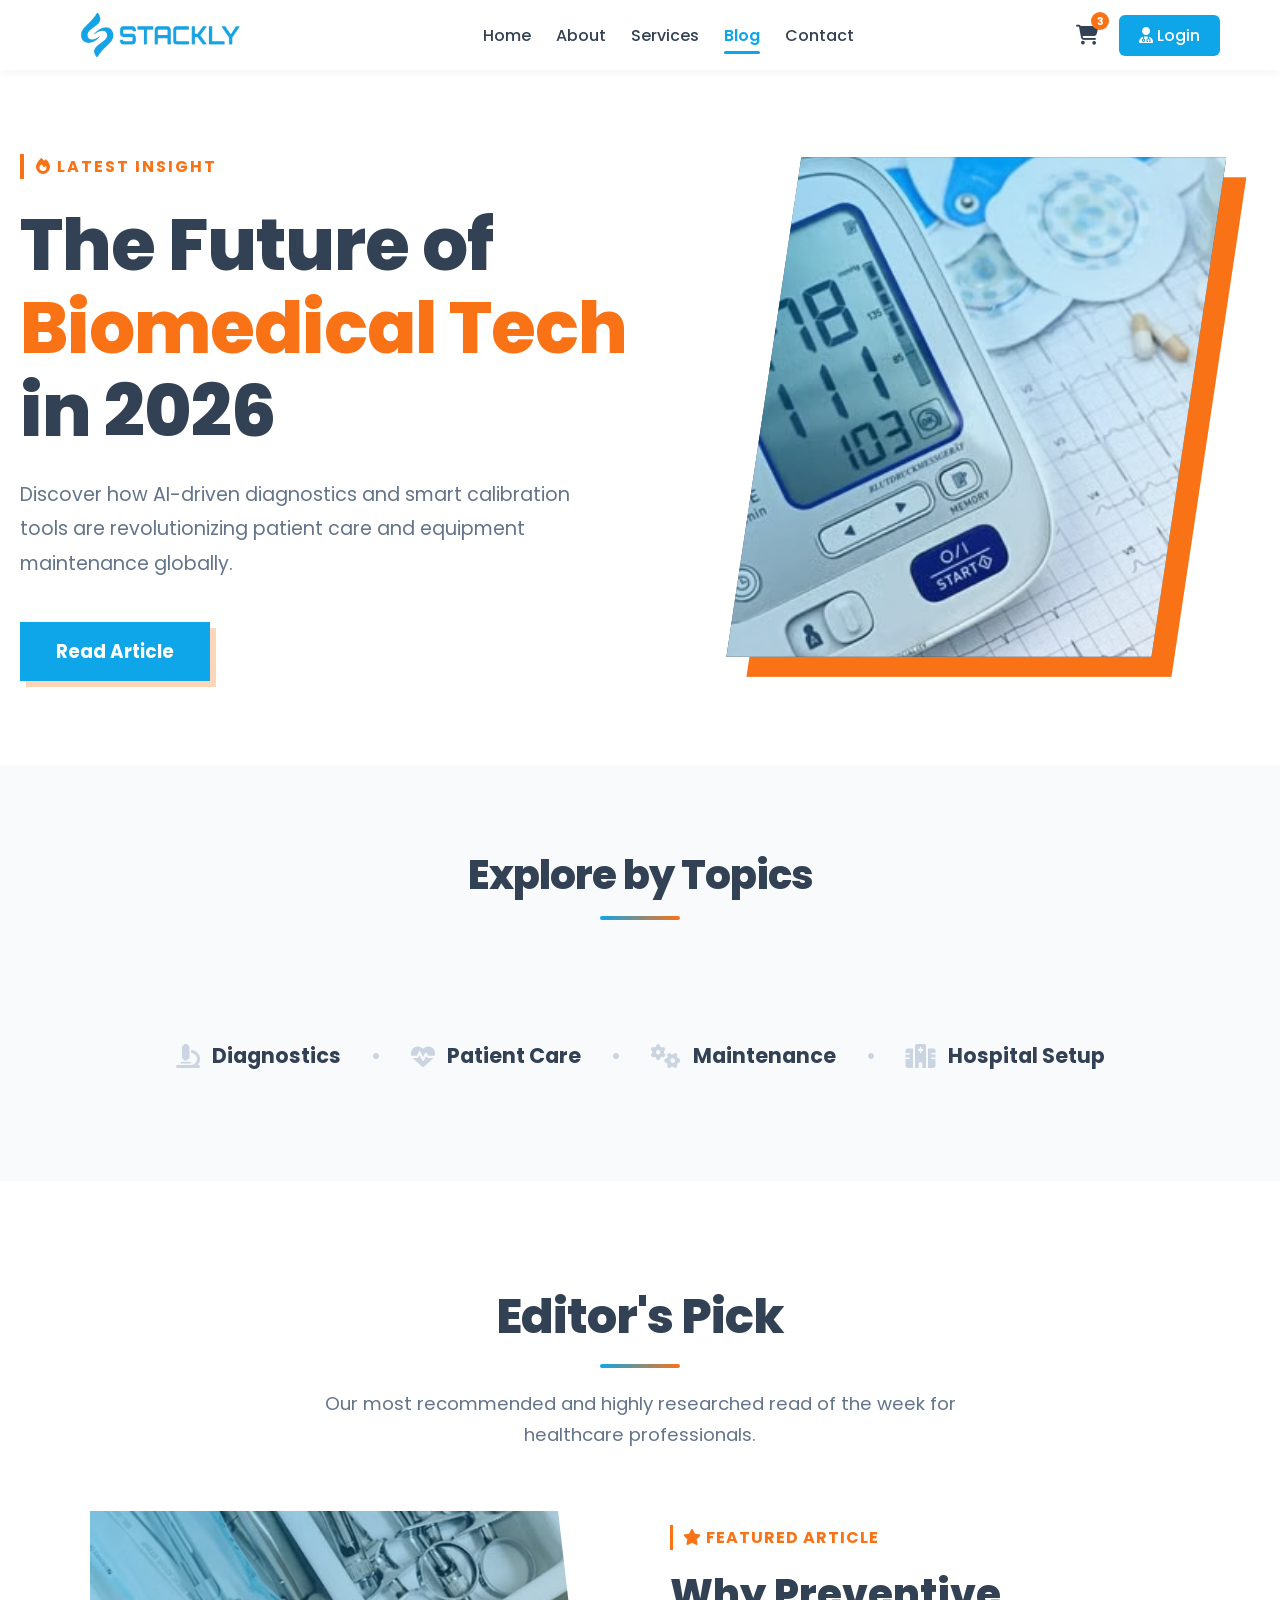
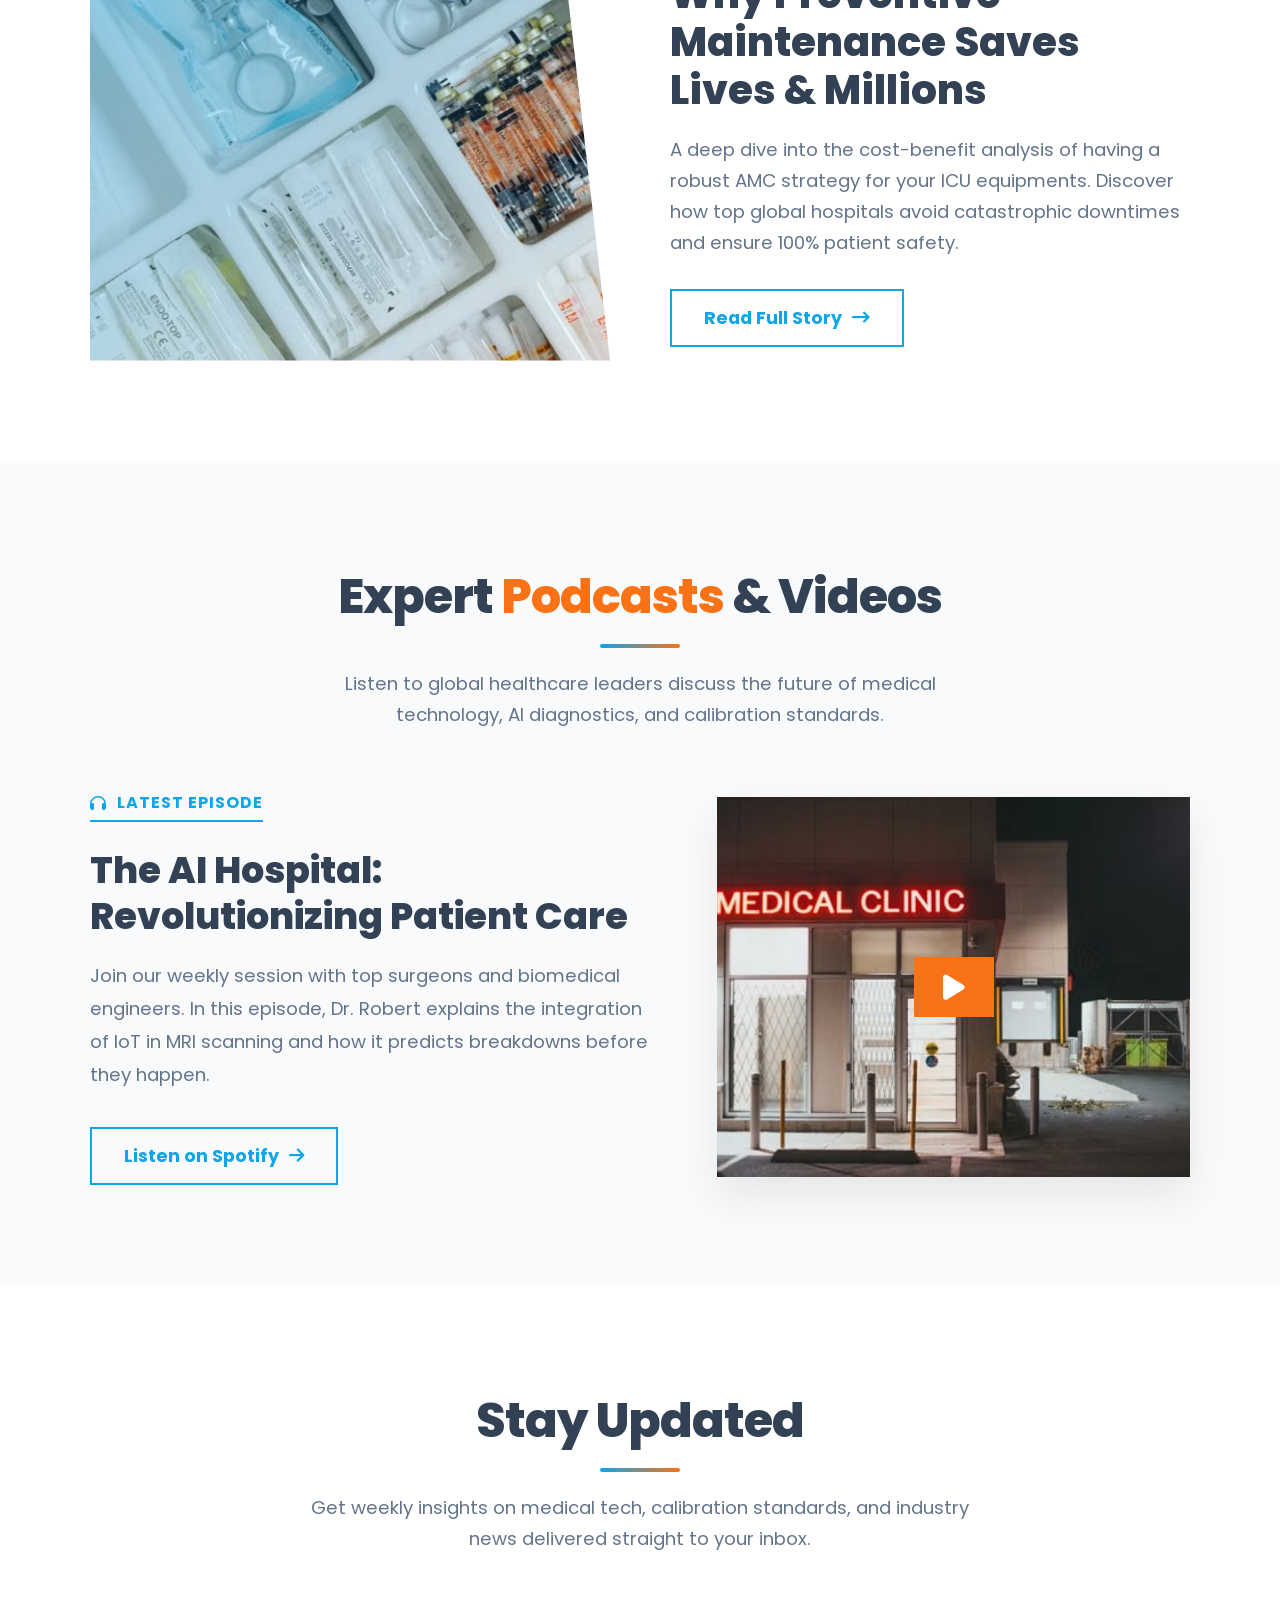
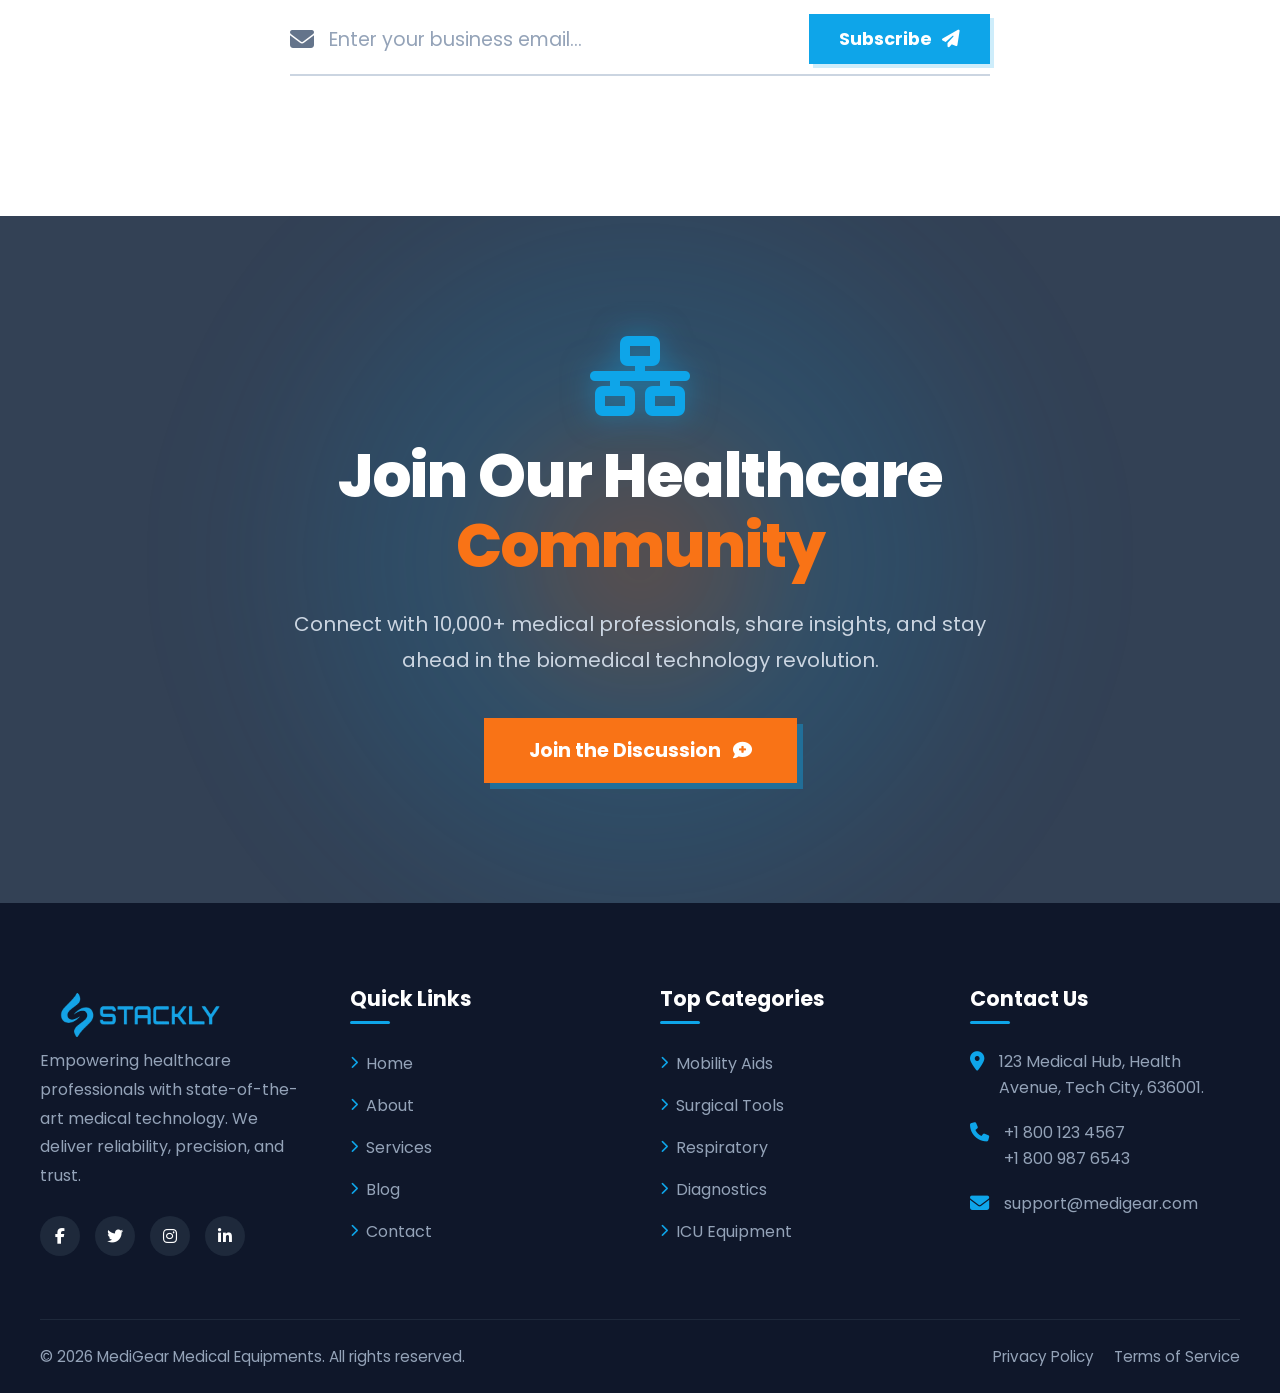
<file: blog.html>
<!DOCTYPE html>
<html lang="en">

<head>
    <meta charset="UTF-8">
    <meta name="viewport" content="width=device-width, initial-scale=1.0">
    <title>Blob</title>
    <link rel="stylesheet" href="blog.css">
    <link rel="stylesheet" href="Medical.css">
    <link rel="stylesheet" href="https://cdnjs.cloudflare.com/ajax/libs/font-awesome/6.4.0/css/all.min.css">
    <link href="https://unpkg.com/aos@2.3.1/dist/aos.css" rel="stylesheet">
</head>

<body>
    <header class="navbar">
        <div class="nav-container">
             
            <a href="index.html" class="logo-container">
                <img src="./asset/SkyBlue_Logo.webp" alt="Company Logo" class="logo-img">
            </a>

            <nav class="nav-links">
                <a href="index.html">Home</a>  
                <a href="about.html">About</a>
                <a href="services.html">Services</a>
                <a href="blog.html" class="nav-active">Blog</a>
                <a href="contact.html">Contact</a>
            </nav>
             
            <div class="nav-actions">
                <a href="404.html" class="cart-icon">
                    <i class="fa-solid fa-cart-shopping"></i>
                    <span class="cart-count">3</span>
                </a>
                <a href="login.html" class="login-btn"><i class="fa-solid fa-user-doctor"></i> Login</a>

                 
                <button class="mobile-toggle" id="mobile-toggle">
                    <i class="fa-solid fa-bars"></i>
                </button>
            </div>
        </div>

        <div class="mobile-menu" id="mobile-menu">
            <a href="index.html"> Home</a>  
            <a href="about.html"> About</a>
            <a href="services.html"> Services</a>
            <a href="blog.html"  class="nav-active"> Blog</a>
            <a href="contact.html"> Contact</a>
            <a href="login.html" class="mobile-login-btn"><i class="fa-solid fa-right-to-bracket"></i> Login</a>
        </div>
    </header>

     
    <section id="blog-hero" class="premium-hero-section">
        <div class="container hero-layout">

             
            <div class="hero-text-content">
                 
                <div class="sharp-badge gsap-anim">
                    <i class="fa-solid fa-fire"></i> Latest Insight
                </div>

                 
                <h1 class="hero-title gsap-anim">
                    The Future of <br><span class="text-orange">Biomedical Tech</span> in 2026
                </h1>

                <p class="hero-description gsap-anim">
                    Discover how AI-driven diagnostics and smart calibration tools are revolutionizing patient care and
                    equipment maintenance globally.
                </p>

                 
                <div class="gsap-anim">
                    <a href="404.html" class="btn-sharp-solid">
                        Read Article 
                    </a>
                </div>
            </div>

             
            <div class="hero-image-content gsap-img-anim">
                <div class="sharp-image-container">
                     
                    <div class="sharp-accent-bg"></div>

                     
                    <div class="image-clipper">
                        <img src="./asset/h6.webp" alt="Medical Tech">
                        <div class="image-overlay-teal"></div>
                    </div>
                </div>
            </div>

        </div>
    </section>


     
    <section id="trending-topics" class="topics-section">
        <div class="container text-center">

            <div class="section-title" data-aos="fade-up">
                <h2>Explore by <span class="text-teal">Topics</span></h2>
            </div>

             
            <div class="inline-topics-wrapper">

                <a href="404.html" class="floating-topic" data-aos="fade-up" data-aos-delay="100">
                    <i class="fa-solid fa-microscope topic-icon"></i> Diagnostics
                </a>

                <span class="topic-divider" data-aos="fade-in" data-aos-delay="150">•</span>

                <a href="404.html" class="floating-topic" data-aos="fade-up" data-aos-delay="200">
                    <i class="fa-solid fa-heart-pulse topic-icon"></i> Patient Care
                </a>

                <span class="topic-divider" data-aos="fade-in" data-aos-delay="250">•</span>

                <a href="404.html" class="floating-topic" data-aos="fade-up" data-aos-delay="300">
                    <i class="fa-solid fa-gears topic-icon"></i> Maintenance
                </a>

                <span class="topic-divider" data-aos="fade-in" data-aos-delay="350">•</span>

                <a href="404.html" class="floating-topic" data-aos="fade-up" data-aos-delay="400">
                    <i class="fa-solid fa-hospital topic-icon"></i> Hospital Setup
                </a>

            </div>
        </div>
    </section>

     
    <section id="editor-pick" class="editor-section">
        <div class="container">

             
            <div class="section-title" data-aos="fade-up">
                <h2>Editor's <span class="text-teal">Pick</span></h2>
                <p>Our most recommended and highly researched read of the week for healthcare professionals.</p>
            </div>

             
            <div class="slanted-split-layout">

                 
                <div class="slanted-img-box" data-aos="fade-right" data-aos-delay="100">
                    <img src="./asset/h8.webp" alt="Editor Pick">
                    <div class="slanted-overlay-teal"></div>
                </div>

                 
                <div class="slanted-text-content" data-aos="fade-left" data-aos-delay="200">
                    <div class="sharp-tag">
                        <i class="fa-solid fa-star"></i> Featured Article
                    </div>

                    <h3 class="article-headline">Why Preventive Maintenance Saves Lives & Millions</h3>

                    <p class="article-excerpt">A deep dive into the cost-benefit analysis of having a robust AMC
                        strategy for your ICU equipments. Discover how top global hospitals avoid catastrophic downtimes
                        and ensure 100% patient safety.</p>

                     
                    <a href="404.html" class="btn-sharp-outline">
                        Read Full Story <i class="fa-solid fa-arrow-right-long"></i>
                    </a>
                </div>

            </div>
        </div>
    </section>

     
    <section id="media" class="media-section bg-light">
        <div class="container">

             
            <div class="section-title" data-aos="fade-up">
                <h2>Expert <span class="text-orange">Podcasts</span> & Videos</h2>
                <p>Listen to global healthcare leaders discuss the future of medical technology, AI diagnostics, and
                    calibration standards.</p>
            </div>

             
            <div class="media-layout">

                 
                <div class="media-text-content" data-aos="fade-right" data-aos-delay="100">
                     
                    <div class="normal-tag">
                        <i class="fa-solid fa-headphones"></i> Latest Episode
                    </div>

                    <h3 class="media-headline">The AI Hospital: Revolutionizing Patient Care</h3>

                    <p class="media-desc">Join our weekly session with top surgeons and biomedical engineers. In this
                        episode, Dr. Robert explains the integration of IoT in MRI scanning and how it predicts
                        breakdowns before they happen.</p>

                     
                    <a href="404.html" class="btn-normal-outline">
                        Listen on Spotify <i class="fa-solid fa-arrow-right"></i>
                    </a>
                </div>

                 
                <div class="media-play-area" data-aos="fade-left" data-aos-delay="200">
                    <div class="normal-thumbnail">
                         
                        <img src="./asset/h9.webp" alt="Podcast Episode">

                         
                        <div class="normal-play-btn">
                            <i class="fa-solid fa-play"></i>
                        </div>
                    </div>
                </div>

            </div>
        </div>
    </section>

     
    <section id="newsletter" class="newsletter-section">
        <div class="container">

             
            <div class="section-title" data-aos="fade-up">
                <h2>Stay <span class="text-teal">Updated</span></h2>
                <p>Get weekly insights on medical tech, calibration standards, and industry news delivered straight to
                    your inbox.</p>
            </div>

             
             
            <form id="newsletter-form" class="borderless-form" data-aos="fade-up" data-aos-delay="100" novalidate>
                <i class="fa-solid fa-envelope form-icon"></i>
                <input type="email" id="email-input" placeholder="Enter your business email..." class="clean-input">

                 
                <button type="submit" class="btn-sharp-submit">
                    Subscribe <i class="fa-solid fa-paper-plane"></i>
                </button>

                 
                <span id="form-message" class="form-message"></span>
            </form>

        </div>
    </section>

     
    <section id="blog-cta" class="sharp-cta-section">

         
        <div class="cta-glow-orb"></div>

        <div class="container cta-content-wrapper" data-aos="zoom-in" data-aos-duration="1000">

            <i class="fa-solid fa-network-wired cta-giant-icon"></i>

            <h2 class="cta-massive-title">Join Our Healthcare <br><span class="text-orange">Community</span></h2>

            <p class="cta-description">Connect with 10,000+ medical professionals, share insights, and stay ahead in the
                biomedical technology revolution.</p>

             
            <a href="404.html" class="btn-sharp-glow-orange">
                Join the Discussion <i class="fa-solid fa-comment-medical"></i>
            </a>

        </div>
    </section>


    <footer class="site-footer">
        <div class="container">
            <div class="footer-grid">

                 
                <div class="footer-col" data-aos="fade-up" data-aos-delay="100">
                    <a href="index.html" class="logo-container">
                        <img src="./asset/SkyBlue_Logo.webp" alt="Company Logo" class="logo-img">
                    </a>
                    <p class="footer-about">
                        Empowering healthcare professionals with state-of-the-art medical technology. We deliver
                        reliability, precision, and trust.
                    </p>
                     
                    <div class="social-links">
                        <a href="404.html" class="social-icon"><i class="fa-brands fa-facebook-f"></i></a>
                        <a href="404.html" class="social-icon"><i class="fa-brands fa-twitter"></i></a>
                        <a href="404.html" class="social-icon"><i class="fa-brands fa-instagram"></i></a>
                        <a href="404.html" class="social-icon"><i class="fa-brands fa-linkedin-in"></i></a>
                    </div>
                </div>

                 
                <div class="footer-col" data-aos="fade-up" data-aos-delay="200">
                    <h3>Quick Links</h3>
                    <ul class="footer-links">
                        <li><a href="index.html"><i class="fa-solid fa-chevron-right"></i> Home</a></li>
                        <li><a href="about.html"><i class="fa-solid fa-chevron-right"></i> About</a></li>
                        <li><a href="services.html"><i class="fa-solid fa-chevron-right"></i> Services</a></li>
                        <li><a href="blog.html"><i class="fa-solid fa-chevron-right"></i> Blog</a></li>
                        <li><a href="contact.html"><i class="fa-solid fa-chevron-right"></i> Contact</a></li>
                    </ul>
                </div>

                 
                <div class="footer-col" data-aos="fade-up" data-aos-delay="300">
                    <h3>Top Categories</h3>
                    <ul class="footer-links">
                        <li><a href="404.html"><i class="fa-solid fa-chevron-right"></i> Mobility Aids</a></li>
                        <li><a href="404.html"><i class="fa-solid fa-chevron-right"></i> Surgical Tools</a></li>
                        <li><a href="404.html"><i class="fa-solid fa-chevron-right"></i> Respiratory</a></li>
                        <li><a href="404.html"><i class="fa-solid fa-chevron-right"></i> Diagnostics</a></li>
                        <li><a href="404.html"><i class="fa-solid fa-chevron-right"></i> ICU Equipment</a></li>
                    </ul>
                </div>

                 
                <div class="footer-col" data-aos="fade-up" data-aos-delay="400">
                    <h3>Contact Us</h3>
                    <ul class="footer-contact">
                        <li>
                            <i class="fa-solid fa-location-dot"></i>
                            <span>123 Medical Hub, Health Avenue, Tech City, 636001.</span>
                        </li>
                        <li>
                            <i class="fa-solid fa-phone"></i>
                            <span>+1 800 123 4567<br>+1 800 987 6543</span>
                        </li>
                        <li>
                            <i class="fa-solid fa-envelope"></i>
                            <span>support@medigear.com</span>
                        </li>
                    </ul>
                </div>

            </div>

             
            <div class="footer-bottom">
                <p>&copy; 2026 MediGear Medical Equipments. All rights reserved.</p>
                <div class="footer-bottom-links">
                    <a href="404.html">Privacy Policy</a>
                    <a href="404.html">Terms of Service</a>
                </div>
            </div>
        </div>
    </footer>


    <script src="https://cdnjs.cloudflare.com/ajax/libs/gsap/3.12.2/gsap.min.js"></script>
    <script src="https://unpkg.com/aos@2.3.1/dist/aos.js"></script>
    <script src="main.js"></script>

    <script>
        document.addEventListener("DOMContentLoaded", () => {

 
            AOS.init({
                duration: 800,
                offset: 100,
                once: true
            });

 
            gsap.from(".hero-content > *", {
                x: -40,  
                opacity: 0,
                duration: 0.8,
                stagger: 0.2,
                ease: "power2.out",
                delay: 0.2
            });

        });

        document.addEventListener("DOMContentLoaded", () => {

 
            const heroTl = gsap.timeline();

 
            heroTl.from(".gsap-anim", {
                y: 40,
                opacity: 0,
                duration: 1,
                stagger: 0.15,
                ease: "power3.out",
                delay: 0.2
            });

 
            heroTl.from(".gsap-img-anim", {
                x: 60,
                opacity: 0,
                duration: 1.2,
                ease: "power3.out"
            }, "-=0.8"); // Overlaps with text animation

 
            gsap.to(".sharp-image-container", {
                y: -15,
                duration: 4,
                repeat: -1,
                yoyo: true,
                ease: "sine.inOut"
            });

        });

 
        const form = document.getElementById("newsletter-form");
        const emailInput = document.getElementById("email-input");
        const messageEl = document.getElementById("form-message");

        if (form) {
            form.addEventListener("submit", (e) => {
                e.preventDefault(); // Prevents page reload

                const emailValue = emailInput.value.trim();

 
                form.classList.remove("error-state", "success-state");
                messageEl.classList.remove("error", "success");
                messageEl.textContent = "";

 
                if (emailValue === "") {
                    form.classList.add("error-state");
                    messageEl.classList.add("error");
                    messageEl.textContent = "Please enter your email address.";
                    return;
                }

 
                const emailPattern = /^[^\s@]+@[^\s@]+\.[^\s@]+$/;
                if (!emailPattern.test(emailValue)) {
                    form.classList.add("error-state");
                    messageEl.classList.add("error");
                    messageEl.textContent = "Please enter a valid email address.";
                    return;
                }

 
                form.classList.add("success-state");
                messageEl.classList.add("success");
                messageEl.textContent = "Thank you! You've successfully subscribed.";
                emailInput.value = ""; // Clear the input field

 
                setTimeout(() => {
                    form.classList.remove("success-state");
                    messageEl.classList.remove("success");
                    window.location.href = '404.html'
                    messageEl.textContent = "";
                }, 4000);
            });

 
            emailInput.addEventListener("input", () => {
                form.classList.remove("error-state");
                messageEl.classList.remove("error");
                messageEl.textContent = "";
            });
        }
    </script>

</body>

</html>
</file>
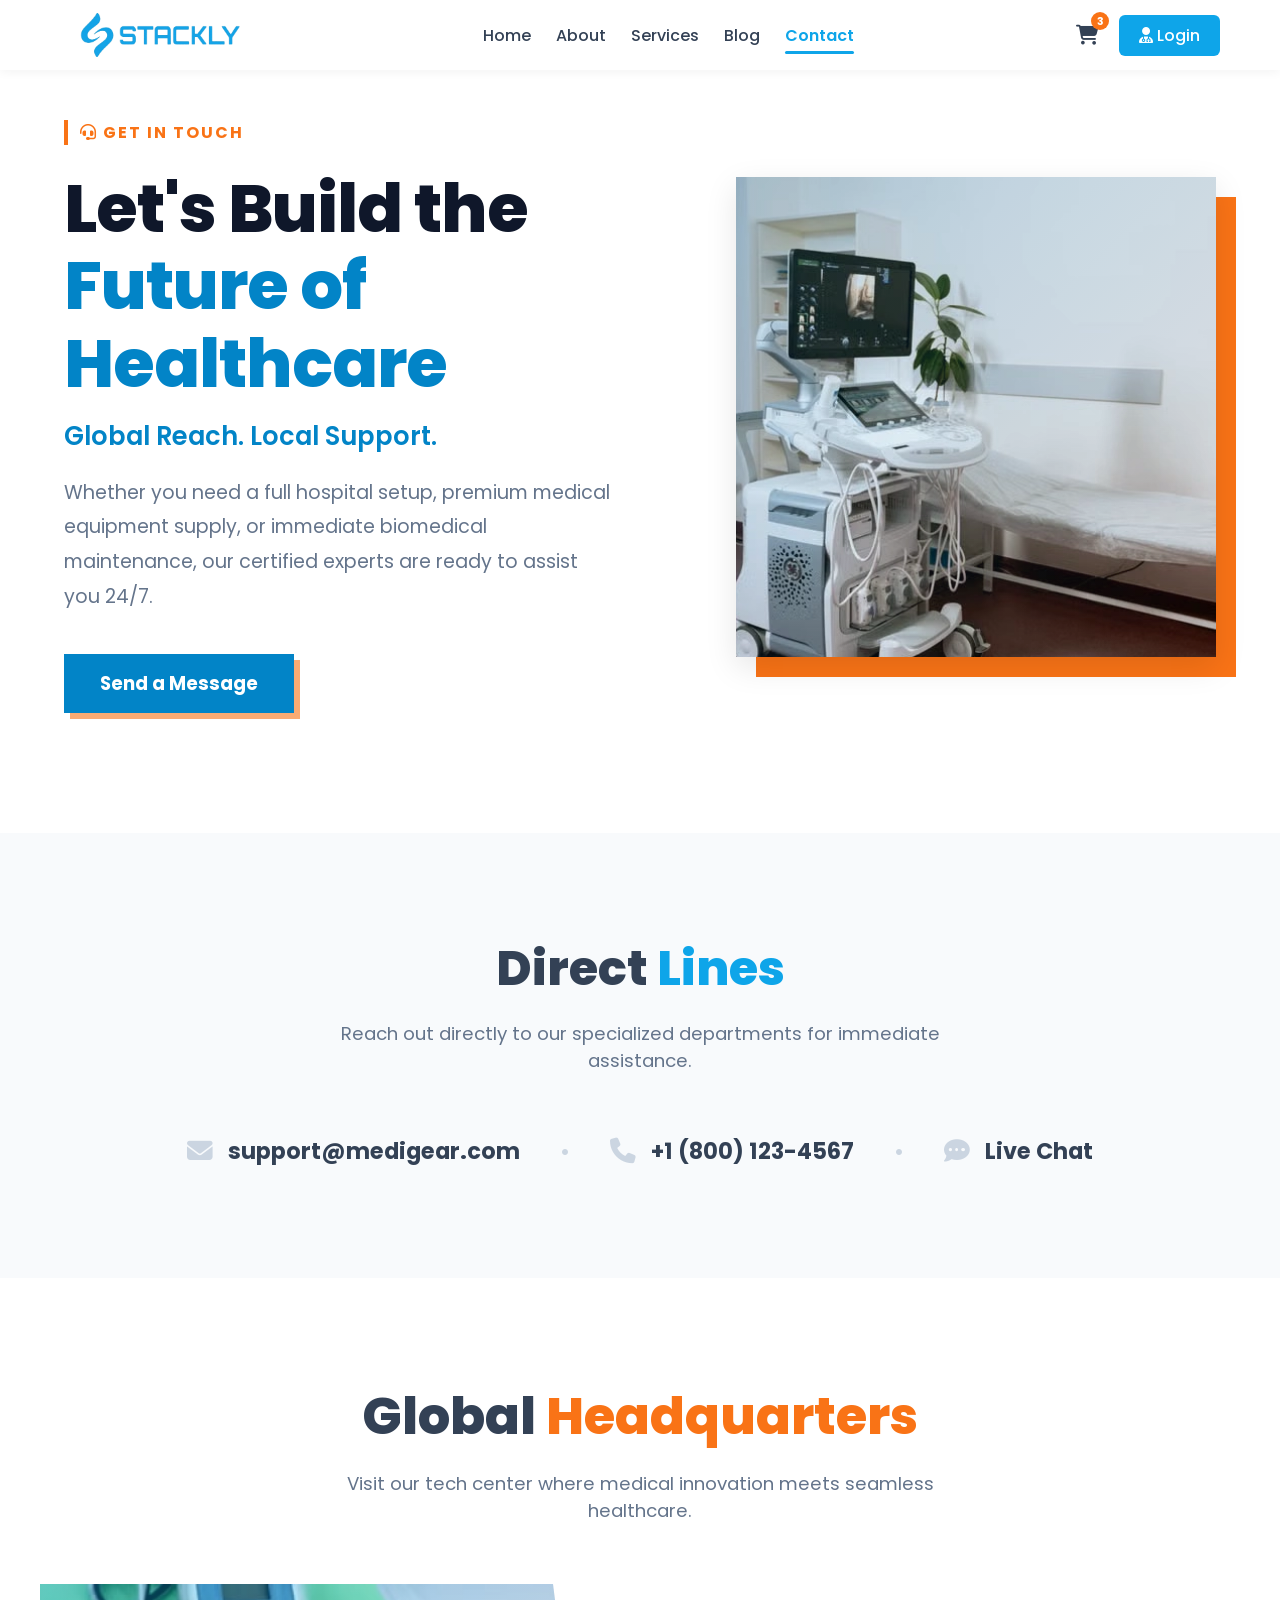
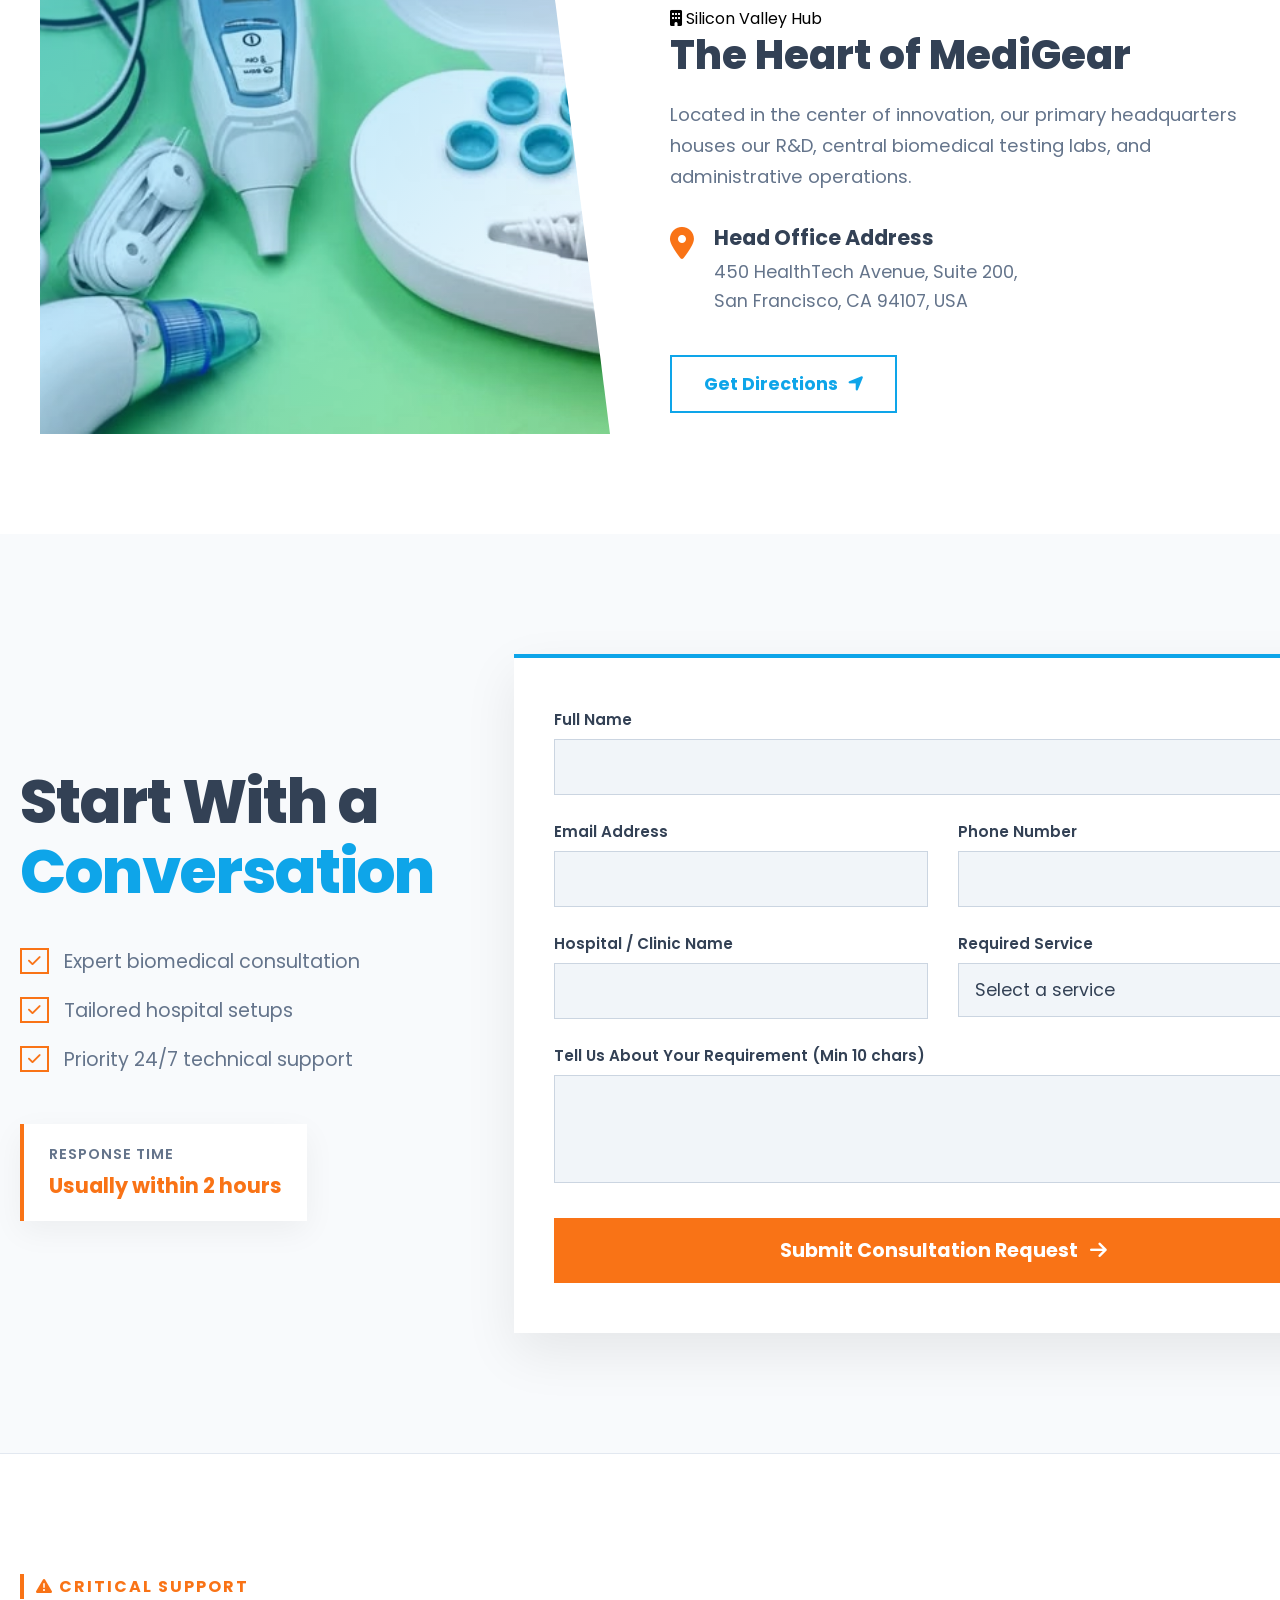
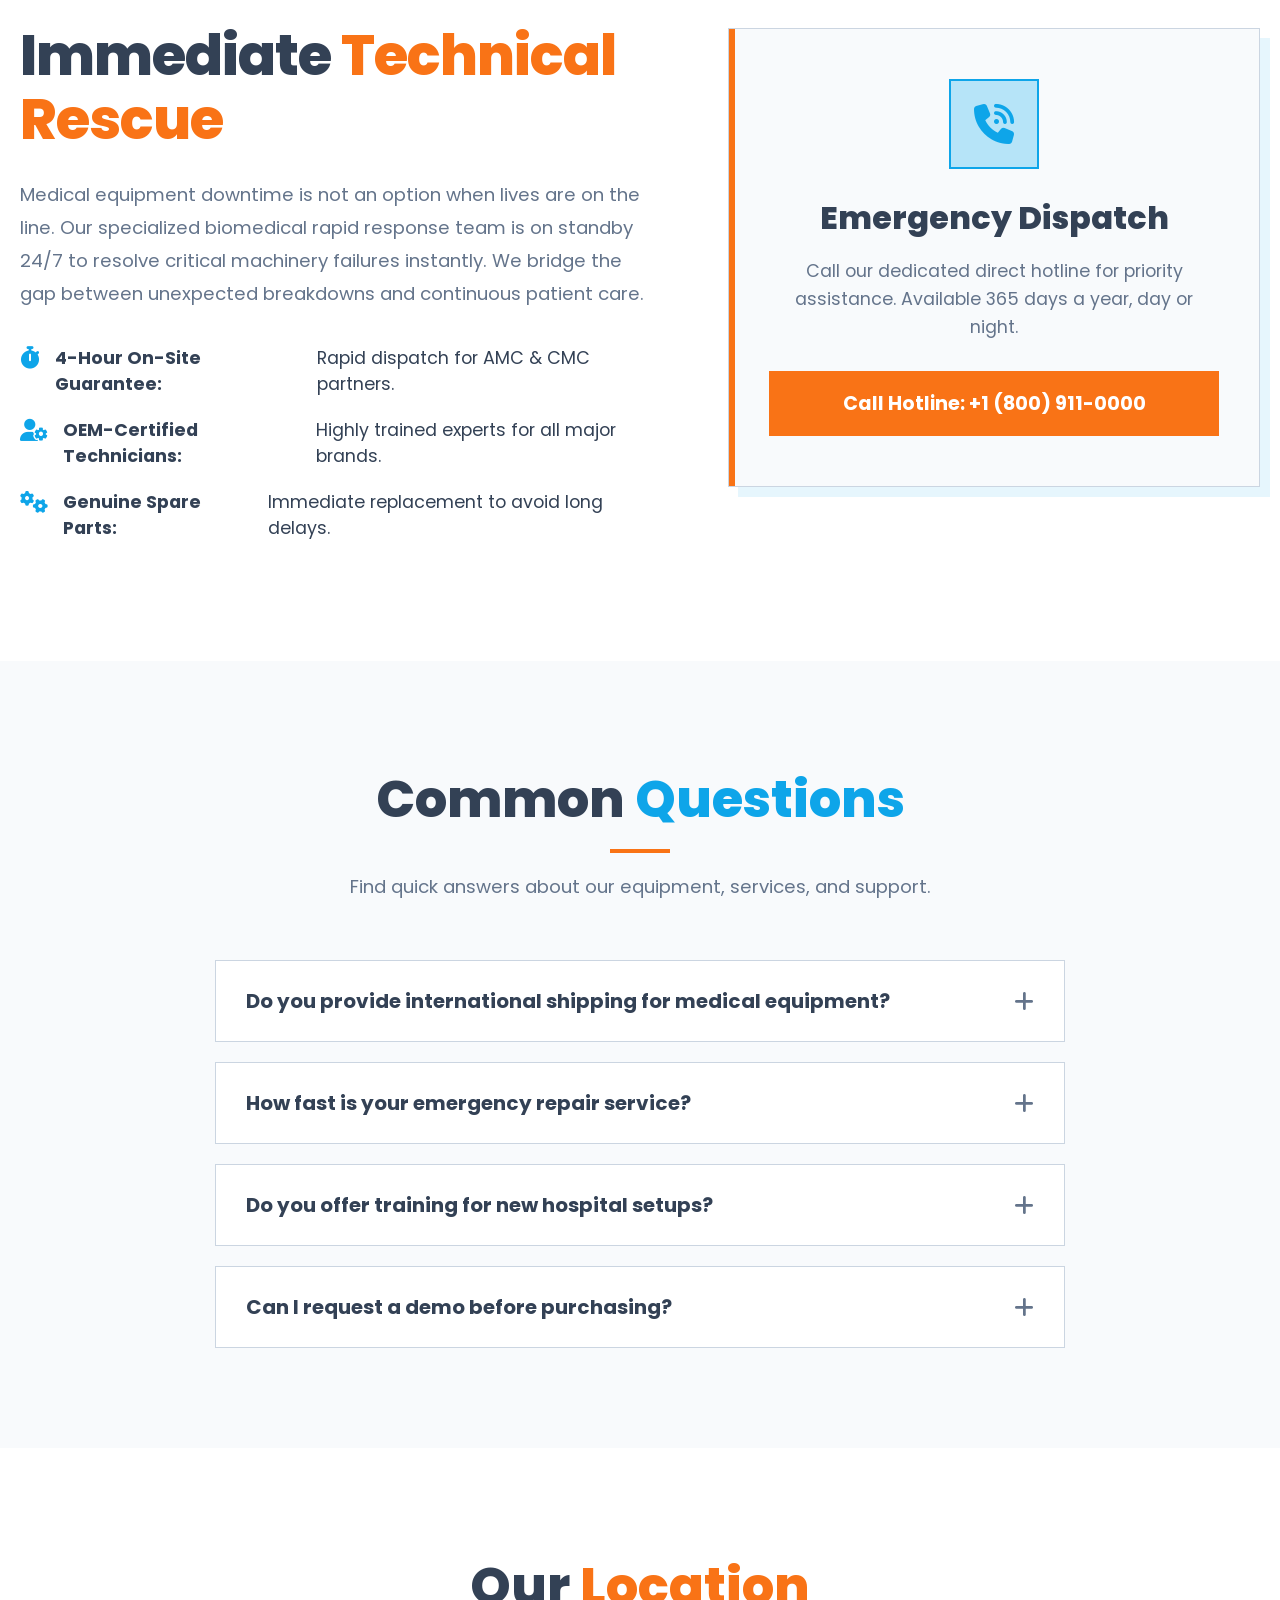
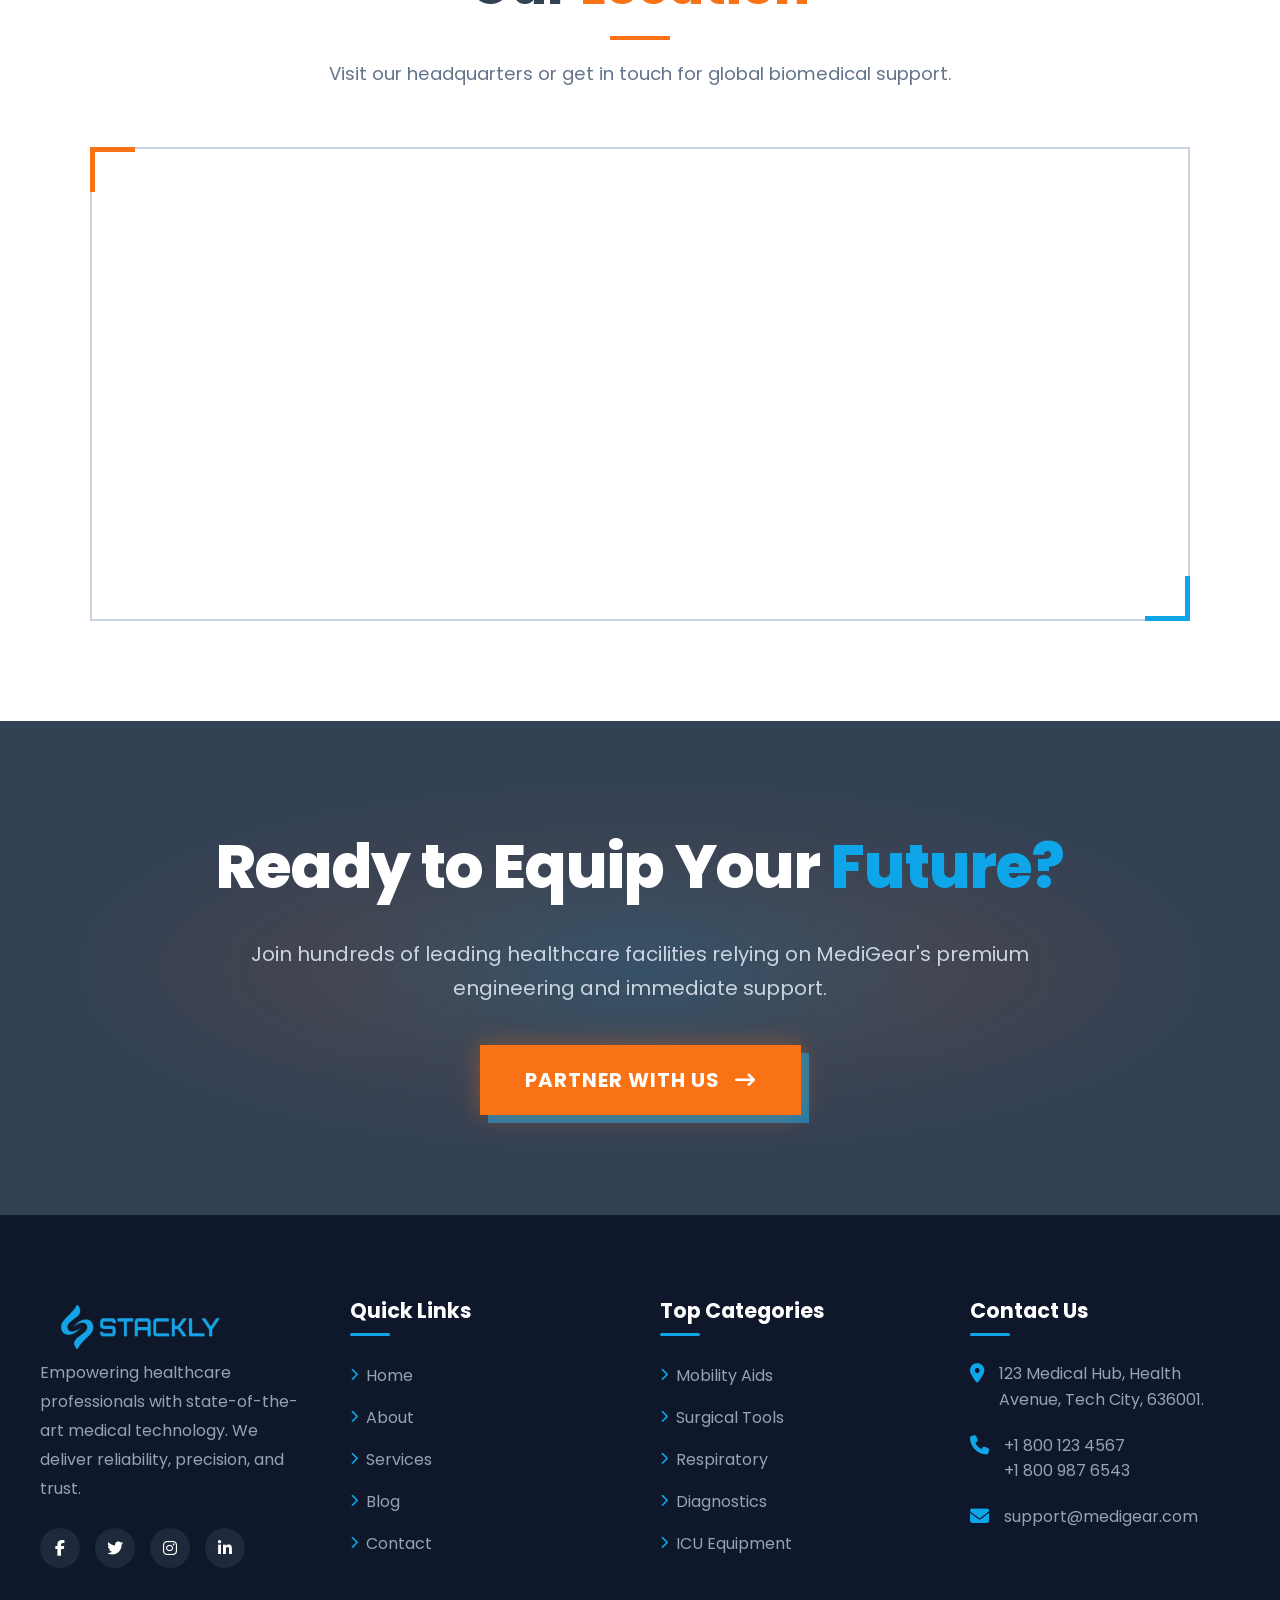
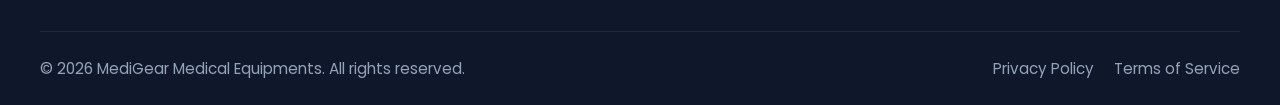
<file: contact.html>
<!DOCTYPE html>
<html lang="en">

<head>
    <meta charset="UTF-8">
    <meta name="viewport" content="width=device-width, initial-scale=1.0">
    <title>Contact</title>
    <link rel="stylesheet" href="contact.css">
    <link rel="stylesheet" href="Medical.css">
    <link rel="stylesheet" href="https://cdnjs.cloudflare.com/ajax/libs/font-awesome/6.4.0/css/all.min.css">
    <link href="https://unpkg.com/aos@2.3.1/dist/aos.css" rel="stylesheet">
</head>

<body>

    <header class="navbar">
        <div class="nav-container">
             
            <a href="index.html" class="logo-container">
                <img src="./asset/SkyBlue_Logo.webp" alt="Company Logo" class="logo-img">
            </a>

            <nav class="nav-links">
                <a href="index.html">Home</a>  
                <a href="about.html">About</a>
                <a href="services.html">Services</a>
                <a href="blog.html">Blog</a>
                <a href="contact.html" class="nav-active">Contact</a>
            </nav>
             
            <div class="nav-actions">
                <a href="404.html" class="cart-icon">
                    <i class="fa-solid fa-cart-shopping"></i>
                    <span class="cart-count">3</span>
                </a>
                <a href="login.html" class="login-btn"><i class="fa-solid fa-user-doctor"></i> Login</a>

                 
                <button class="mobile-toggle" id="mobile-toggle">
                    <i class="fa-solid fa-bars"></i>
                </button>
            </div>
        </div>

        <div class="mobile-menu" id="mobile-menu">
            <a href="index.html" > Home</a>  
            <a href="about.html"> About</a>
            <a href="services.html"> Services</a>
            <a href="blog.html"> Blog</a>
            <a href="contact.html"  class="nav-active"> Contact</a>
            <a href="login.html" class="mobile-login-btn"><i class="fa-solid fa-right-to-bracket"></i> Login</a>
        </div>
    </header>


     
    <section id="contact-hero" class="premium-hero-section">

         
        <div class="hero-container">

             
            <div class="hero-left-col">
                <div class="sharp-badge-orange gsap-fade">
                    <i class="fa-solid fa-headset"></i> Get In Touch
                </div>

                <h1 class="contact-hero-title gsap-slide-up">
                    Let's Build the <br><span class="text-blue">Future of Healthcare</span>
                </h1>

                <h3 class="hero-subtitle gsap-fade">
                    Global Reach. Local Support.
                </h3>

                <p class="hero-description gsap-fade">
                    Whether you need a full hospital setup, premium medical equipment supply, or immediate biomedical
                    maintenance, our certified experts are ready to assist you 24/7.
                </p>

                <div class="gsap-fade">
                    <a href="404.html" class="btn-sharp-solid">
                        Send a Message 
                    </a>
                </div>
            </div>

             
            <div class="hero-right-col gsap-img-anim">
                <div class="sharp-image-container">
                    <div class="sharp-accent-orange"></div>
                    <div class="image-clipper">
                        <img src="./asset/h3.webp" alt="Customer Support">
                        <div class="image-overlay-blue"></div>
                    </div>
                </div>
            </div>

        </div>
    </section>

     
    <section id="quick-connect" class="quick-section">
        <div class="container">

             
            <div class="quick-title-wrapper" data-aos="fade-up">
                <h2>Direct <span class="text-teal">Lines</span></h2>
                <p>Reach out directly to our specialized departments for immediate assistance.</p>
            </div>

             
            <div class="inline-contact-wrapper">

                <a href="404.html" class="floating-contact" data-aos="fade-up" data-aos-delay="100">
                    <i class="fa-solid fa-envelope contact-icon"></i> support@medigear.com
                </a>

                <span class="contact-divider" data-aos="fade-in" data-aos-delay="150">•</span>

                <a href="404.html" class="floating-contact" data-aos="fade-up" data-aos-delay="200">
                    <i class="fa-solid fa-phone contact-icon"></i> +1 (800) 123-4567
                </a>

                <span class="contact-divider" data-aos="fade-in" data-aos-delay="250">•</span>

                <a href="404.html" class="floating-contact" data-aos="fade-up" data-aos-delay="300">
                    <i class="fa-solid fa-comment-dots contact-icon"></i> Live Chat
                </a>

            </div>
        </div>
    </section>

     
    <section id="hq" class="hq-section">
        <div class="container">

             
            <div class="hq-title-wrapper" data-aos="fade-up">
                <h2>Global <span class="text-orange">Headquarters</span></h2>
                <p>Visit our tech center where medical innovation meets seamless healthcare.</p>
            </div>

             
            <div class="hq-split-grid">

                 
                <div class="hq-img-col" data-aos="fade-up" data-aos-delay="100">
                    <div class="hq-slanted-img">
                        <img src="./asset/h7.webp" alt="MediGear Headquarters">
                        <div class="hq-overlay-teal"></div>
                    </div>
                </div>

                 
                <div class="hq-text-col" data-aos="fade-up" data-aos-delay="200">

                    <div class="sharp-tag">
                        <i class="fa-solid fa-building"></i> Silicon Valley Hub
                    </div>

                    <h3 class="hq-headline">The Heart of MediGear</h3>
                    <p class="hq-desc">Located in the center of innovation, our primary headquarters houses our R&D,
                        central biomedical testing labs, and administrative operations.</p>

                     
                    <div class="hq-info-block">
                        <i class="fa-solid fa-location-dot hq-icon text-orange"></i>
                        <div class="hq-info-text">
                            <h4>Head Office Address</h4>
                            <p>450 HealthTech Avenue, Suite 200,<br>San Francisco, CA 94107, USA</p>
                        </div>
                    </div>

                     
                    <a href="404.html" class="btn-sharp-outline">
                        Get Directions <i class="fa-solid fa-location-arrow"></i>
                    </a>

                </div>
            </div>

        </div>
    </section>

     
    <section id="consultation" class="light-form-section">
        <div class="container form-split-grid">

             
            <div class="form-content-left" data-aos="fade-up">
                <h2 class="massive-title-light">Start With a <br><span class="text-teal">Conversation</span></h2>

                <ul class="benefit-list-light">
                    <li>
                        <div class="sharp-check-box"><i class="fa-solid fa-check text-orange"></i></div>
                        Expert biomedical consultation
                    </li>
                    <li>
                        <div class="sharp-check-box"><i class="fa-solid fa-check text-orange"></i></div>
                        Tailored hospital setups
                    </li>
                    <li>
                        <div class="sharp-check-box"><i class="fa-solid fa-check text-orange"></i></div>
                        Priority 24/7 technical support
                    </li>
                </ul>

                 
                <div class="response-time-box-light">
                    <span class="response-label">RESPONSE TIME</span>
                    <span class="response-value text-orange">Usually within 2 hours</span>
                </div>
            </div>

             
            <div class="form-wrapper-right-light" data-aos="fade-up" data-aos-delay="100">
                <form id="premium-box-form" class="box-contact-form" novalidate>

                     
                    <div class="box-input-group full-width">
                        <label>Full Name</label>
                         
                        <input type="text" id="bf-name" class="box-input" required>
                        <span class="inline-error-msg">Full Name is required.</span>
                    </div>

                     
                    <div class="box-form-row">
                        <div class="box-input-group">
                            <label>Email Address</label>
                            <input type="email" id="bf-email" class="box-input" required>
                            <span class="inline-error-msg">Email is required.</span>
                        </div>
                        <div class="box-input-group">
                            <label>Phone Number</label>
                            <input type="tel" id="bf-phone" class="box-input" required>
                            <span class="inline-error-msg">Phone Number is required.</span>
                        </div>
                    </div>

                     
                    <div class="box-form-row">
                        <div class="box-input-group">
                            <label>Hospital / Clinic Name</label>
                            <input type="text" id="bf-hospital" class="box-input" required>
                            <span class="inline-error-msg">Hospital name is required.</span>
                        </div>
                        <div class="box-input-group">
                            <label>Required Service</label>
                            <select id="bf-service" class="box-input custom-select" required>
                                <option value="" disabled selected>Select a service</option>
                                <option value="equipment">New Equipment Setup</option>
                                <option value="maintenance">AMC / Maintenance</option>
                                <option value="consultation">General Consultation</option>
                            </select>
                            <span class="inline-error-msg">Please select a service.</span>
                        </div>
                    </div>

                     
                    <div class="box-input-group full-width">
                        <label>Tell Us About Your Requirement (Min 10 chars)</label>
                        <textarea id="bf-message" class="box-input" rows="3" required></textarea>
                        <span class="inline-error-msg">Please provide at least 10 characters.</span>
                    </div>

                     
                    <div id="bf-global-msg" class="global-feedback-msg"></div>

                     
                    <button type="submit" class="btn-sharp-solid-full mt-10">
                        Submit Consultation Request <i class="fa-solid fa-arrow-right"></i>
                    </button>

                </form>
            </div>

        </div>
    </section>

     
    <section id="emergency" class="emergency-light-section">
        <div class="container emergency-grid">

             
            <div class="emergency-content" data-aos="fade-up">

                <div class="sharp-badge-orange">
                    <i class="fa-solid fa-triangle-exclamation"></i> Critical Support
                </div>

                <h2 class="emergency-title">Immediate <span class="text-orange">Technical Rescue</span></h2>

                <p class="emergency-desc">
                    Medical equipment downtime is not an option when lives are on the line. Our specialized biomedical
                    rapid response team is on standby 24/7 to resolve critical machinery failures instantly. We bridge
                    the gap between unexpected breakdowns and continuous patient care.
                </p>

                 
                <ul class="emergency-features">
                    <li>
                        <i class="fa-solid fa-stopwatch text-teal"></i>
                        <strong>4-Hour On-Site Guarantee:</strong> Rapid dispatch for AMC & CMC partners.
                    </li>
                    <li>
                        <i class="fa-solid fa-user-gear text-teal"></i>
                        <strong>OEM-Certified Technicians:</strong> Highly trained experts for all major brands.
                    </li>
                    <li>
                        <i class="fa-solid fa-gears text-teal"></i>
                        <strong>Genuine Spare Parts:</strong> Immediate replacement to avoid long delays.
                    </li>
                </ul>
            </div>

             
            <div class="emergency-action-panel" data-aos="fade-up" data-aos-delay="100">

                <div class="panel-accent-border"></div>  

                <div class="pulsing-icon-wrapper">
                    <div class="pulse-ring"></div>
                    <i class="fa-solid fa-phone-volume text-teal panel-icon vibrating-icon"></i>
                </div>

                <h3 class="panel-title">Emergency Dispatch</h3>

                <p class="panel-desc">
                    Call our dedicated direct hotline for priority assistance. Available 365 days a year, day or night.
                </p>

                 
                <a href="404.html" class="btn-sharp-solid-orange mt-20">
                    Call Hotline: +1 (800) 911-0000
                </a>

            </div>

        </div>
    </section>

     
    <section id="faq" class="faq-light-section">
        <div class="container">

             
            <div class="faq-title-wrapper" data-aos="fade-up">
                <h2>Common <span class="text-teal">Questions</span></h2>
                <p>Find quick answers about our equipment, services, and support.</p>
            </div>

             
            <div class="faq-box-wrapper" data-aos="fade-up" data-aos-delay="100">

                 
                <div class="faq-box-item">
                    <div class="faq-question">
                        <h4>Do you provide international shipping for medical equipment?</h4>
                        <i class="fa-solid fa-plus faq-toggle-icon"></i>
                    </div>
                    <div class="faq-answer">
                        <p>Yes, we ship FDA & CE approved equipment globally. All international shipments are fully
                            insured and include customs clearance support.</p>
                    </div>
                </div>

                 
                <div class="faq-box-item">
                    <div class="faq-question">
                        <h4>How fast is your emergency repair service?</h4>
                        <i class="fa-solid fa-plus faq-toggle-icon"></i>
                    </div>
                    <div class="faq-answer">
                        <p>For AMC (Annual Maintenance Contract) partners, we guarantee an on-site technician within 4
                            hours. Standard requests are addressed within 24 hours.</p>
                    </div>
                </div>

                 
                <div class="faq-box-item">
                    <div class="faq-question">
                        <h4>Do you offer training for new hospital setups?</h4>
                        <i class="fa-solid fa-plus faq-toggle-icon"></i>
                    </div>
                    <div class="faq-answer">
                        <p>Absolutely. Our biomedical engineers provide comprehensive on-site training for your staff to
                            ensure safe and efficient operation of all installations.</p>
                    </div>
                </div>

                 
                <div class="faq-box-item">
                    <div class="faq-question">
                        <h4>Can I request a demo before purchasing?</h4>
                        <i class="fa-solid fa-plus faq-toggle-icon"></i>
                    </div>
                    <div class="faq-answer">
                        <p>Yes, we offer both virtual and in-person demonstrations for high-value machinery. Please
                            contact our sales team to schedule a session with our experts.</p>
                    </div>
                </div>

            </div>
        </div>
    </section>

     
    <section id="location" class="location-section">

        <div class="container">
             
            <div class="faq-title-wrapper" data-aos="fade-up">
                <h2>Our <span class="text-orange">Location</span></h2>
                <p>Visit our headquarters or get in touch for global biomedical support.</p>
            </div>

             
            <div class="map-sharp-container" data-aos="zoom-in" data-aos-delay="100">
                 
                <iframe src="https://www.google.com/maps/embed?pb=!1m18!1m12!1m3!1d3907.161609877049!2d78.17140487386634!3d11.682956588526372!2m3!1f0!2f0!3f0!3m2!1i1024!2i768!4f13.1!3m3!1m2!1s0x3babefef7fd970bb%3A0xe11aef1a71994f9!2sStackly!5e0!3m2!1sen!2sin!4v1781692635052!5m2!1sen!2sin%22
                        width=" 100%" height="100%" style="border:0;" allowfullscreen="" loading="lazy"
                    referrerpolicy="no-referrer-when-downgrade" class="cm-iframe dark-mode-map">
                </iframe>


                 
                <div class="map-accent-tl"></div>
                <div class="map-accent-br"></div>
            </div>
        </div>

         
        <div class="glowing-cta-banner" data-aos="fade-in">
             
            <div class="cta-glow-bg"></div>

             
            <div class="container cta-content">
                <h2>Ready to Equip Your <span class="text-teal">Future?</span></h2>
                <p>Join hundreds of leading healthcare facilities relying on MediGear's premium engineering and
                    immediate support.</p>

                 
                <div class="cta-btn-wrapper mt-40">
                    <a href="404.html" class="btn-glowing-sharp">
                        PARTNER WITH US <i class="fa-solid fa-arrow-right-long"></i>
                    </a>
                </div>
            </div>
        </div>

    </section>

    <footer class="site-footer">
        <div class="container">
            <div class="footer-grid">

                 
                <div class="footer-col" data-aos="fade-up" data-aos-delay="100">
                    <a href="index.html" class="logo-container">
                        <img src="./asset/SkyBlue_Logo.webp" alt="Company Logo" class="logo-img">
                    </a>
                    <p class="footer-about">
                        Empowering healthcare professionals with state-of-the-art medical technology. We deliver
                        reliability, precision, and trust.
                    </p>
                     
                    <div class="social-links">
                        <a href="404.html" class="social-icon"><i class="fa-brands fa-facebook-f"></i></a>
                        <a href="404.html" class="social-icon"><i class="fa-brands fa-twitter"></i></a>
                        <a href="404.html" class="social-icon"><i class="fa-brands fa-instagram"></i></a>
                        <a href="404.html" class="social-icon"><i class="fa-brands fa-linkedin-in"></i></a>
                    </div>
                </div>

                 
                <div class="footer-col" data-aos="fade-up" data-aos-delay="200">
                    <h3>Quick Links</h3>
                    <ul class="footer-links">
                        <li><a href="index.html"><i class="fa-solid fa-chevron-right"></i> Home</a></li>
                        <li><a href="about.html"><i class="fa-solid fa-chevron-right"></i> About</a></li>
                        <li><a href="services.html"><i class="fa-solid fa-chevron-right"></i> Services</a></li>
                        <li><a href="blog.html"><i class="fa-solid fa-chevron-right"></i> Blog</a></li>
                        <li><a href="contact.html"><i class="fa-solid fa-chevron-right"></i> Contact</a></li>
                    </ul>
                </div>

                 
                <div class="footer-col" data-aos="fade-up" data-aos-delay="300">
                    <h3>Top Categories</h3>
                    <ul class="footer-links">
                        <li><a href="404.html"><i class="fa-solid fa-chevron-right"></i> Mobility Aids</a></li>
                        <li><a href="404.html"><i class="fa-solid fa-chevron-right"></i> Surgical Tools</a></li>
                        <li><a href="404.html"><i class="fa-solid fa-chevron-right"></i> Respiratory</a></li>
                        <li><a href="404.html"><i class="fa-solid fa-chevron-right"></i> Diagnostics</a></li>
                        <li><a href="404.html"><i class="fa-solid fa-chevron-right"></i> ICU Equipment</a></li>
                    </ul>
                </div>

                 
                <div class="footer-col" data-aos="fade-up" data-aos-delay="400">
                    <h3>Contact Us</h3>
                    <ul class="footer-contact">
                        <li>
                            <i class="fa-solid fa-location-dot"></i>
                            <span>123 Medical Hub, Health Avenue, Tech City, 636001.</span>
                        </li>
                        <li>
                            <i class="fa-solid fa-phone"></i>
                            <span>+1 800 123 4567<br>+1 800 987 6543</span>
                        </li>
                        <li>
                            <i class="fa-solid fa-envelope"></i>
                            <span>support@medigear.com</span>
                        </li>
                    </ul>
                </div>

            </div>

             
            <div class="footer-bottom">
                <p>&copy; 2026 MediGear Medical Equipments. All rights reserved.</p>
                <div class="footer-bottom-links">
                    <a href="404.html">Privacy Policy</a>
                    <a href="404.html">Terms of Service</a>
                </div>
            </div>
        </div>
    </footer>


    <script src="https://cdnjs.cloudflare.com/ajax/libs/gsap/3.12.2/gsap.min.js"></script>
    <script src="https://unpkg.com/aos@2.3.1/dist/aos.js"></script>
    <script src="main.js"></script>

    <script>
        document.addEventListener("DOMContentLoaded", () => {

 
            AOS.init({
                duration: 800,
                offset: 100,
                once: true
            });

 
            gsap.from(".hero-content > *", {
                x: -40,  
                opacity: 0,
                duration: 0.8,
                stagger: 0.2,
                ease: "power2.out",
                delay: 0.2
            });

        });

        document.addEventListener("DOMContentLoaded", () => {

 
            const boxForm = document.getElementById("premium-box-form");
            const globalMsg = document.getElementById("bf-global-msg");
            const boxInputs = document.querySelectorAll(".box-input");

            if (boxForm) {
                boxForm.addEventListener("submit", (e) => {
                    e.preventDefault();
                    let isFormValid = true;

 
                    globalMsg.style.display = "none";
                    globalMsg.textContent = "";

                    boxInputs.forEach(input => {
                        const parentGroup = input.closest('.box-input-group');
                        let isInputValid = true;

 
                        if (input.tagName.toLowerCase() === 'textarea') {
                            if (input.value.trim().length < 10) isInputValid = false;
                        }
 
                        else if (input.value.trim() === "") {
                            isInputValid = false;
                        }
 
                        else if (input.type === "email") {
                            const emailRegex = /^[^\s@]+@[^\s@]+\.[^\s@]+$/;
                            if (!emailRegex.test(input.value.trim())) isInputValid = false;
                        }
 
                        else if (input.type === "tel") {
                            const phoneRegex = /^[0-9+\-\s()]{7,15}$/;
                            if (!phoneRegex.test(input.value.trim())) isInputValid = false;
                        }

 
                        if (!isInputValid) {
                            parentGroup.classList.add("error-state");
                            isFormValid = false;
                        } else {
                            parentGroup.classList.remove("error-state");
                        }
                    });

 
                    if (isFormValid) {
                        globalMsg.style.display = "block";
                        globalMsg.textContent = "Your consultation request has been submitted successfully!";
                        window.location.href = '404.html'
                        boxForm.reset();

 
                        setTimeout(() => {
                            globalMsg.style.display = "none";
                        }, 4000);
                    }
                });

 
                boxInputs.forEach(input => {
                    input.addEventListener("input", () => {
                        input.closest('.box-input-group').classList.remove("error-state");
                    });
                    input.addEventListener("change", () => {
                        input.closest('.box-input-group').classList.remove("error-state");
                    });
                });
            }

        });

 
        const faqBoxes = document.querySelectorAll('.faq-box-item');

        if (faqBoxes.length > 0) {
            faqBoxes.forEach(box => {
 
                const questionHeader = box.querySelector('.faq-question');

                questionHeader.addEventListener('click', () => {
 
                    const isCurrentlyActive = box.classList.contains('active');

 
                    faqBoxes.forEach(otherBox => {
                        otherBox.classList.remove('active');
                    });

 
                    if (!isCurrentlyActive) {
                        box.classList.add('active');
                    }
                });
            });
        }
    </script>
</body>

</html>
</file>
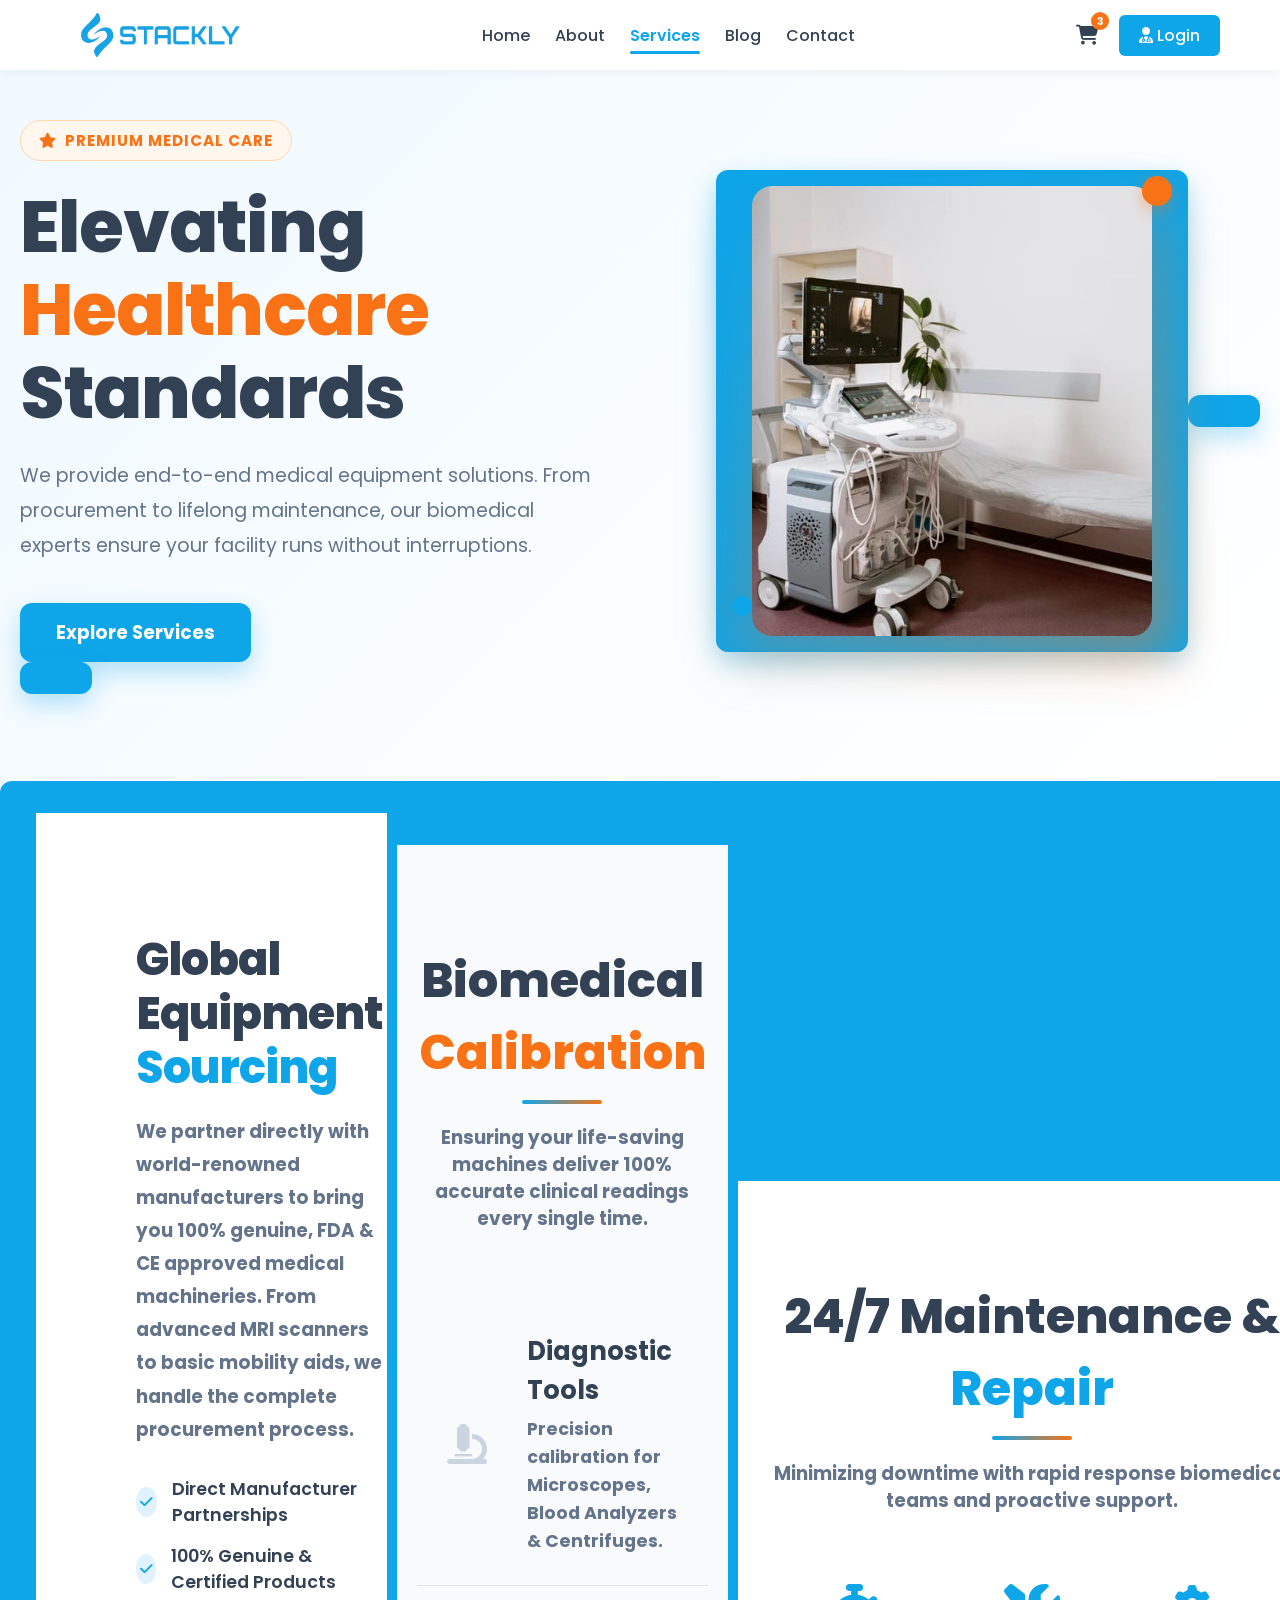
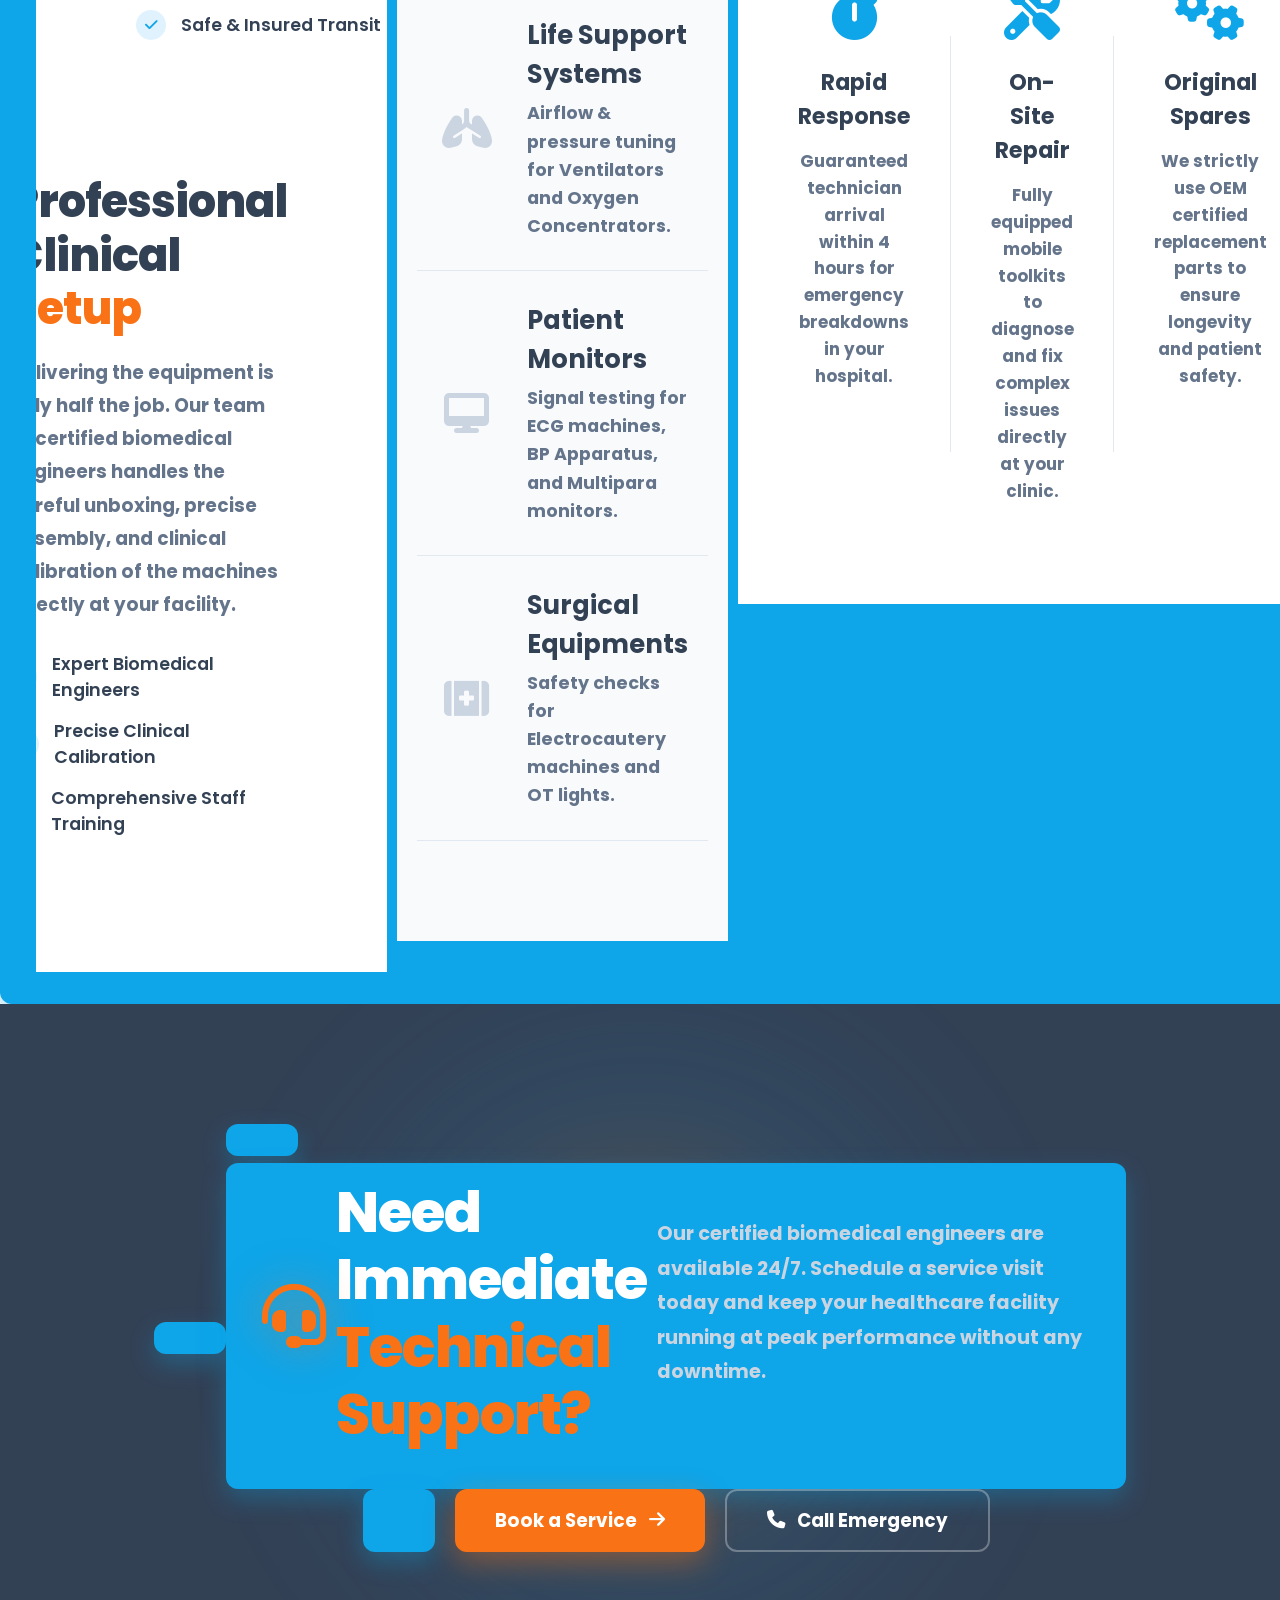
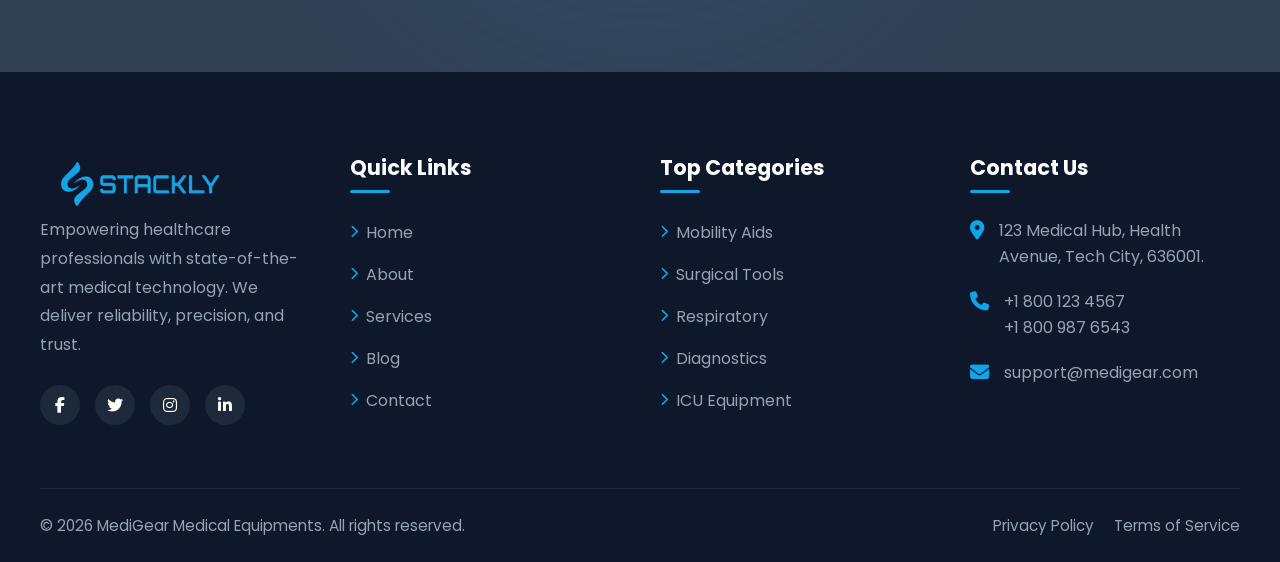
<file: services.html>
<!DOCTYPE html>
<html lang="en">

<head>
    <meta charset="UTF-8">
    <meta name="viewport" content="width=device-width, initial-scale=1.0">
    <title>Services</title>
    <link rel="stylesheet" href="services.css">
    <link rel="stylesheet" href="Medical.css">
    <link rel="stylesheet" href="https://cdnjs.cloudflare.com/ajax/libs/font-awesome/6.4.0/css/all.min.css">
    <link href="https://unpkg.com/aos@2.3.1/dist/aos.css" rel="stylesheet">
</head>

<body>
    <header class="navbar">
        <div class="nav-container">
             
            <a href="index.html" class="logo-container">
                <img src="./asset/SkyBlue_Logo.webp" alt="Company Logo" class="logo-img">
            </a>

            <nav class="nav-links">
                <a href="index.html">Home</a>  
                <a href="about.html">About</a>
                <a href="services.html" class="nav-active">Services</a>
                <a href="blog.html">Blog</a>
                <a href="contact.html">Contact</a>
            </nav>
             
            <div class="nav-actions">
                <a href="404.html" class="cart-icon">
                    <i class="fa-solid fa-cart-shopping"></i>
                    <span class="cart-count">3</span>
                </a>
                <a href="login.html" class="login-btn"><i class="fa-solid fa-user-doctor"></i> Login</a>

                 
                <button class="mobile-toggle" id="mobile-toggle">
                    <i class="fa-solid fa-bars"></i>
                </button>
            </div>
        </div>

        <div class="mobile-menu" id="mobile-menu">
            <a href="index.html" > Home</a>  
            <a href="about.html"></i> About</a>
            <a href="services.html" class="nav-active"> Services</a>
            <a href="blog.html"> Blog</a>
            <a href="contact.html"> Contact</a>
            <a href="login.html" class="mobile-login-btn"><i class="fa-solid fa-right-to-bracket"></i> Login</a>
        </div>
    </header>

     
    <section id="service-hero" class="service-hero">
        <div class="container hero-flex">

             
            <div class="hero-content">
                <div class="hero-badge gsap-text">
                    <i class="fa-solid fa-star"></i> Premium Medical Care
                </div>
                <h1 class="gsap-text">Elevating <span class="text-orange">Healthcare</span> Standards</h1>
                <p class="gsap-text">We provide end-to-end medical equipment solutions. From procurement to lifelong
                    maintenance, our biomedical experts ensure your facility runs without interruptions.</p>
                <div class="gsap-text btn-wrapper">
                    <a href="404.html" class="btn-primary">Explore Services 
                </div>
            </div>

             
            <div class="hero-visual">
                <div class="css-animated-image">
                     
                    <img src="./asset/h3.webp" alt="Premium Medical Services" class="floating-img">

                     
                    <div class="bg-glow"></div>
                    <div class="floating-dot dot-1"></div>
                    <div class="floating-dot dot-2"></div>
                </div>
            </div>

        </div>
    </section>

     
    <section id="supply" class="zigzag-section">
        <div class="container">

             
            <div class="zigzag-row">
                <div class="row-visual" data-aos="fade-up">
                    <div class="image-wrapper shadow-teal">
                        <img src="./asset/h4.webp" alt="Equipment Sourcing">
                    </div>
                </div>
                <div class="row-content" data-aos="fade-up">
                    <h2 class="section-heading">Global Equipment <span class="text-teal">Sourcing</span></h2>
                    <p>We partner directly with world-renowned manufacturers to bring you 100% genuine, FDA & CE
                        approved medical machineries. From advanced MRI scanners to basic mobility aids, we handle the
                        complete procurement process.</p>
                    <ul class="clean-list">
                        <li><i class="fa-solid fa-check"></i> Direct Manufacturer Partnerships</li>
                        <li><i class="fa-solid fa-check"></i> 100% Genuine & Certified Products</li>
                        <li><i class="fa-solid fa-check"></i> Safe & Insured Transit</li>
                    </ul>
                </div>
            </div>

             
            <div class="zigzag-row reverse-row">
                <div class="row-visual" data-aos="fade-up">
                    <div class="image-wrapper shadow-orange">
                        <img src="./asset/h2.webp" alt="Clinical Setup">
                    </div>
                </div>
                <div class="row-content" data-aos="fade-up">
                    <h2 class="section-heading">Professional Clinical <span class="text-orange">Setup</span></h2>
                    <p>Delivering the equipment is only half the job. Our team of certified biomedical engineers handles
                        the careful unboxing, precise assembly, and clinical calibration of the machines directly at
                        your facility.</p>
                    <ul class="clean-list">
                        <li><i class="fa-solid fa-check"></i> Expert Biomedical Engineers</li>
                        <li><i class="fa-solid fa-check"></i> Precise Clinical Calibration</li>
                        <li><i class="fa-solid fa-check"></i> Comprehensive Staff Training</li>
                    </ul>
                </div>
            </div>

        </div>
    </section>

     
    <section id="calibration" class="calibration-section">
        <div class="container">

             
            <div class="section-title text-center" data-aos="fade-up">
                <h2>Biomedical <span class="highlight text-orange">Calibration</span></h2>
                <p>Ensuring your life-saving machines deliver 100% accurate clinical readings every single time.</p>
            </div>

             
            <div class="interactive-list">

                 
                <div class="list-row" data-aos="fade-up" data-aos-delay="100">
                    <i class="fa-solid fa-microscope row-icon"></i>
                    <div class="row-text">
                        <h3>Diagnostic Tools</h3>
                        <p>Precision calibration for Microscopes, Blood Analyzers & Centrifuges.</p>
                    </div>

                </div>

                 
                <div class="list-row" data-aos="fade-up" data-aos-delay="200">
                    <i class="fa-solid fa-lungs row-icon"></i>
                    <div class="row-text">
                        <h3>Life Support Systems</h3>
                        <p>Airflow & pressure tuning for Ventilators and Oxygen Concentrators.</p>
                    </div>

                </div>

                 
                <div class="list-row" data-aos="fade-up" data-aos-delay="300">
                    <i class="fa-solid fa-desktop row-icon"></i>
                    <div class="row-text">
                        <h3>Patient Monitors</h3>
                        <p>Signal testing for ECG machines, BP Apparatus, and Multipara monitors.</p>
                    </div>

                </div>

                 
                <div class="list-row" data-aos="fade-up" data-aos-delay="400">
                    <i class="fa-solid fa-kit-medical row-icon"></i>
                    <div class="row-text">
                        <h3>Surgical Equipments</h3>
                        <p>Safety checks for Electrocautery machines and OT lights.</p>
                    </div>

                </div>

            </div>
        </div>
    </section>

     
    <section id="maintenance" class="maintenance-section bg-white">
        <div class="container">

             
            <div class="section-title text-center" data-aos="fade-up">
                <h2>24/7 Maintenance & <span class="text-teal">Repair</span></h2>
                <p>Minimizing downtime with rapid response biomedical teams and proactive support.</p>
            </div>

             
            <div class="minimal-grid">

                 
                <div class="grid-node" data-aos="zoom-in" data-aos-delay="100">
                    <i class="fa-solid fa-stopwatch node-icon"></i>
                    <h4>Rapid Response</h4>
                    <p>Guaranteed technician arrival within 4 hours for emergency breakdowns in your hospital.</p>
                </div>

                 
                <div class="grid-node" data-aos="zoom-in" data-aos-delay="200">
                    <i class="fa-solid fa-screwdriver-wrench node-icon"></i>
                    <h4>On-Site Repair</h4>
                    <p>Fully equipped mobile toolkits to diagnose and fix complex issues directly at your clinic.</p>
                </div>

                 
                <div class="grid-node" data-aos="zoom-in" data-aos-delay="300">
                    <i class="fa-solid fa-gears node-icon"></i>
                    <h4>Original Spares</h4>
                    <p>We strictly use OEM certified replacement parts to ensure longevity and patient safety.</p>
                </div>

            </div>
        </div>
    </section>

     
    <section id="consulting" class="consulting-section">
        <div class="container">

             
            <div class="section-title text-center" data-aos="fade-up">
                <h2>Hospital Setup <span class="text-orange">Consulting</span></h2>
                <p>From architectural blueprints to the final clinical execution, we guide you every step of the way to
                    build a world-class healthcare facility.</p>
            </div>

             
            <div class="setup-pathway">

                 
                <div class="path-step" data-aos="fade-up" data-aos-delay="100">
                    <div class="step-icon-box">
                        <i class="fa-solid fa-compass-drafting"></i>
                    </div>
                    <h4>1. Blueprint</h4>
                    <p>Space planning, OT layout design, and structural requirements.</p>
                </div>

                 
                <div class="path-connector line-1" data-aos="zoom-in" data-aos-delay="200"></div>

                 
                <div class="path-step" data-aos="fade-up" data-aos-delay="300">
                    <div class="step-icon-box">
                        <i class="fa-solid fa-file-invoice-dollar"></i>
                    </div>
                    <h4>2. Budgeting</h4>
                    <p>Cost-effective procurement strategies and ROI planning.</p>
                </div>

                 
                <div class="path-connector line-2" data-aos="zoom-in" data-aos-delay="400"></div>

                 
                <div class="path-step" data-aos="fade-up" data-aos-delay="500">
                    <div class="step-icon-box">
                        <i class="fa-solid fa-check-double"></i>
                    </div>
                    <h4>3. Execution</h4>
                    <p>Complete installation, testing, and final hospital handover.</p>
                </div>

            </div>
        </div>
    </section>

     
    <section id="contracts" class="slanted-amc-section">

         
        <div class="slanted-image-wrapper" data-aos="fade-up" data-aos-duration="1200">
             
            <img src="./asset/h7.webp" alt="Biomedical Maintenance">
             
            <div class="slanted-overlay"></div>
        </div>

         
        <div class="container slanted-container">
            <div class="slanted-content" data-aos="fade-up" data-aos-duration="1000">

                <h2 class="massive-heading">Protect Your <br><span class="text-orange">Investments</span></h2>
                <p class="premium-para">Don't wait for a breakdown. Our Annual (AMC) and Comprehensive (CMC) Maintenance
                    Contracts ensure your life-saving machines run seamlessly year after year with zero downtime.</p>

                 
                <div class="borderless-features">
                    <div class="feature-item">
                        <i class="fa-solid fa-shield-halved teal-icon"></i>
                        <div>
                            <h4>Preventative Care</h4>
                            <p>Routine quarterly tuning to catch issues early.</p>
                        </div>
                    </div>

                    <div class="feature-item">
                        <i class="fa-solid fa-coins orange-icon"></i>
                        <div>
                            <h4>Zero Repair Bills</h4>
                            <p>CMC plans cover all expensive OEM spare parts.</p>
                        </div>
                    </div>

                    <div class="feature-item">
                        <i class="fa-solid fa-bolt teal-icon"></i>
                        <div>
                            <h4>Priority Response</h4>
                            <p>Immediate 24/7 attention for contracted clients.</p>
                        </div>
                    </div>
                </div>

            </div>
        </div>
    </section>

     
    <section id="cta" class="glowing-cta-section">

         
        <div class="cta-bg-image"></div>

         
        <div class="glow-orb"></div>

        <div class="container cta-container" data-aos="zoom-in" data-aos-duration="1000">
            <div class="cta-content text-center">

                <i class="fa-solid fa-headset cta-giant-icon"></i>

                <h2 class="cta-title">Need Immediate <span class="text-orange">Technical Support?</span></h2>
                <p class="cta-desc">Our certified biomedical engineers are available 24/7. Schedule a service visit
                    today and keep your healthcare facility running at peak performance without any downtime.</p>

                 
                <div class="cta-actions">
                    <a href="404.html" class="btn-glow-solid">
                        Book a Service <i class="fa-solid fa-arrow-right"></i>
                    </a>
                    <a href="404.html" class="btn-outline-glow">
                        <i class="fa-solid fa-phone"></i> Call Emergency
                    </a>
                </div>

            </div>
        </div>
    </section>


    <footer class="site-footer">
        <div class="container">
            <div class="footer-grid">

                 
                <div class="footer-col" data-aos="fade-up" data-aos-delay="100">
                    <a href="index.html" class="logo-container">
                        <img src="./asset/SkyBlue_Logo.webp" alt="Company Logo" class="logo-img">
                    </a>
                    <p class="footer-about">
                        Empowering healthcare professionals with state-of-the-art medical technology. We deliver
                        reliability, precision, and trust.
                    </p>
                     
                    <div class="social-links">
                        <a href="404.html" class="social-icon"><i class="fa-brands fa-facebook-f"></i></a>
                        <a href="404.html" class="social-icon"><i class="fa-brands fa-twitter"></i></a>
                        <a href="404.html" class="social-icon"><i class="fa-brands fa-instagram"></i></a>
                        <a href="404.html" class="social-icon"><i class="fa-brands fa-linkedin-in"></i></a>
                    </div>
                </div>

                 
                <div class="footer-col" data-aos="fade-up" data-aos-delay="200">
                    <h3>Quick Links</h3>
                    <ul class="footer-links">
                        <li><a href="index.html"><i class="fa-solid fa-chevron-right"></i> Home</a></li>
                        <li><a href="about.html"><i class="fa-solid fa-chevron-right"></i> About</a></li>
                        <li><a href="services.html"><i class="fa-solid fa-chevron-right"></i> Services</a></li>
                        <li><a href="blog.html"><i class="fa-solid fa-chevron-right"></i> Blog</a></li>
                        <li><a href="blog.html"><i class="fa-solid fa-chevron-right"></i> Contact</a></li>
                    </ul>
                </div>

                 
                <div class="footer-col" data-aos="fade-up" data-aos-delay="300">
                    <h3>Top Categories</h3>
                    <ul class="footer-links">
                        <li><a href="404.html"><i class="fa-solid fa-chevron-right"></i> Mobility Aids</a></li>
                        <li><a href="404.html"><i class="fa-solid fa-chevron-right"></i> Surgical Tools</a></li>
                        <li><a href="404.html"><i class="fa-solid fa-chevron-right"></i> Respiratory</a></li>
                        <li><a href="404.html"><i class="fa-solid fa-chevron-right"></i> Diagnostics</a></li>
                        <li><a href="404.html"><i class="fa-solid fa-chevron-right"></i> ICU Equipment</a></li>
                    </ul>
                </div>

                 
                <div class="footer-col" data-aos="fade-up" data-aos-delay="400">
                    <h3>Contact Us</h3>
                    <ul class="footer-contact">
                        <li>
                            <i class="fa-solid fa-location-dot"></i>
                            <span>123 Medical Hub, Health Avenue, Tech City, 636001.</span>
                        </li>
                        <li>
                            <i class="fa-solid fa-phone"></i>
                            <span>+1 800 123 4567<br>+1 800 987 6543</span>
                        </li>
                        <li>
                            <i class="fa-solid fa-envelope"></i>
                            <span>support@medigear.com</span>
                        </li>
                    </ul>
                </div>

            </div>

             
            <div class="footer-bottom">
                <p>&copy; 2026 MediGear Medical Equipments. All rights reserved.</p>
                <div class="footer-bottom-links">
                    <a href="404.html">Privacy Policy</a>
                    <a href="404.html">Terms of Service</a>
                </div>
            </div>
        </div>
    </footer>



    <script src="https://cdnjs.cloudflare.com/ajax/libs/gsap/3.12.2/gsap.min.js"></script>
    <script src="https://unpkg.com/aos@2.3.1/dist/aos.js"></script>
    <script src="main.js"></script>

    <script>
        document.addEventListener("DOMContentLoaded", () => {

 
            AOS.init({
                duration: 800,
                offset: 100,
                once: true
            });

 
            gsap.from(".hero-content > *", {
                x: -40,  
                opacity: 0,
                duration: 0.8,
                stagger: 0.2,
                ease: "power2.out",
                delay: 0.2
            });

        });
    </script>
</body>

</html>
</file>
<file: style.css>
.hero-section {
    position: relative;
    min-height: 90vh;
    display: flex;
    align-items: center;
    padding: 120px 20px 60px;
    overflow: hidden;
}

 
.bg-slider {
    position: absolute;
    top: 0;
    left: 0;
    width: 100%;
    height: 100%;
    z-index: -2;
    background-color: #e0f2fe;
     
}

.slide {
    position: absolute;
    top: 0;
    left: 0;
    width: 100%;
    height: 100%;
    background-size: cover;
    background-position: center;
    opacity: 0;
     
    animation: smoothFade 18s infinite linear;
}

 
.slide-1 {
    background-image:linear-gradient(rgba(0, 0, 0, 0.5), rgba(0, 0, 0, 0.5)), url('./asset/h5.webp');
    animation-delay: 0s;
}

.slide-2 {
    background-image:linear-gradient(rgba(0, 0, 0, 0.5), rgba(0, 0, 0, 0.5)), url('./asset/h6.webp');
    animation-delay: 6s;
     
}

.slide-3 {
    background-image:linear-gradient(rgba(0, 0, 0, 0.5), rgba(0, 0, 0, 0.5)), url('./asset/h7.webp');
    animation-delay: 12s;
}

 
@keyframes smoothFade {
    0% {
        opacity: 0;
        transform: scale(1);
    }

    10% {
        opacity: 1;
    }

    33.33% {
        opacity: 1;
    }

    43.33% {
        opacity: 0;
    }

    100% {
        opacity: 0;
        transform: scale(1.08);
    }

     
}

 
.bg-overlay {
    position: absolute;
    top: 0;
    left: 0;
    width: 100%;
    height: 100%;
    background-color: rgba(240, 249, 255, 0.88);
     
    z-index: -1;
}

 
.hero-container {
    max-width: 1200px;
    margin: 0 auto;
    display: flex;
    align-items: center;
    justify-content: space-between;
    gap: 50px;
    position: relative;
    z-index: 1;
}

 
.hero-content {
    flex: 1.2;
     
}

.hero-title {
    font-size: 3.5rem;
    font-weight: 700;
    color:   #f6f9fd;
    line-height: 1.2;
    margin-bottom: 20px;
}

.hero-title .highlight {
    color: var(--primary-color, #0ea5e9);
}

.hero-description {
    font-size: 1.15rem;
    color:  #e6e6e6;
    margin-bottom: 35px;
    line-height: 1.6;
    font-weight: 500;
}

 
.hero-right {
    flex: 1;
    display: flex;
    justify-content: flex-end;
     
}

.hero-main-img {
    width: 100%;
    max-width: 500px;
    border-radius: 20px;
    box-shadow: 0 20px 50px rgba(14, 165, 233, 0.2);
    border: 6px solid white;
     
    animation: floatImageRight 4s ease-in-out infinite;
}

@keyframes floatImageRight {
    0% {
        transform: translateY(0);
    }

    50% {
        transform: translateY(-15px);
    }

    100% {
        transform: translateY(0);
    }
}

 
.hero-buttons {
    display: flex;
    gap: 15px;
}

.btn-primary,
.btn-secondary {
    padding: 14px 28px;
    border-radius: 8px;
    font-weight: 600;
    text-decoration: none;
    display: inline-flex;
    align-items: center;
    gap: 8px;
    transition: all 0.3s ease;
}

.btn-primary {
    background-color: var(--primary-color, #0ea5e9);
    color: white;
    box-shadow: 0 4px 15px rgba(14, 165, 233, 0.3);
}

.btn-primary:hover {
    background-color: #0284c7;
    transform: translateY(-3px);
}

.btn-secondary {
    background-color: white;
    color: var(--primary-color, #0ea5e9);
    border: 2px solid var(--primary-color, #0ea5e9);
}

.btn-secondary:hover {
    background-color: var(--primary-color, #0ea5e9);
    color: white;
    transform: translateY(-3px);
}

 
@media screen and (max-width: 900px) {
    .hero-container {
        flex-direction: column;
         
        text-align: center;
        padding-top: 10px;
    }

    .hero-right {
        justify-content: center;
        margin-top: 30px;
    }

    .hero-title {
        font-size: 2.4rem;
    }

    .hero-buttons {
        justify-content: center;
    }

    .hero-main-img {
        max-width: 90%;
    }
}

 
.features-section {
    background-color: #ffffff;
    padding: 100px 20px;
}

.container {
    max-width: 1200px;
    margin: 0 auto;
}

 
.section-title {
    text-align: center;
    margin-bottom: 60px;
}

.section-title h2 {
    font-size: 2.8rem;
    font-weight: 800;
    color: var(--text-dark, #1e293b);
    margin-bottom: 15px;
}

.section-title .highlight {
    color: var(--primary-color, #0ea5e9);
}

.section-title p {
    font-size: 1.1rem;
    color: var(--text-light, #64748b);
}

 
.features-grid {
    display: grid;
    grid-template-columns: repeat(auto-fit, minmax(260px, 1fr));
    gap: 30px;
    perspective: 1000px;
     
}

 
.flip-card {
    background-color: transparent;
    height: 320px;
}

.flip-card-inner {
    position: relative;
    width: 100%;
    height: 100%;
    text-align: center;
     
    transition: transform 0.8s cubic-bezier(0.175, 0.885, 0.32, 1.275);
    transform-style: preserve-3d;
}

 
.flip-card:hover .flip-card-inner {
    transform: rotateY(180deg);
}

 
.flip-card-front,
.flip-card-back {
    position: absolute;
    width: 100%;
    height: 100%;
    -webkit-backface-visibility: hidden;
    backface-visibility: hidden;
    border-radius: 20px;
    display: flex;
    flex-direction: column;
    justify-content: center;
    align-items: center;
    padding: 30px 20px;
    box-shadow: 0 10px 30px rgba(0, 0, 0, 0.08);
}

 
.flip-card-front {
    background-color: var(--bg-light, #f8fafc);
    border: 1px solid rgba(14, 165, 233, 0.1);
}

.icon-wrapper {
    width: 80px;
    height: 80px;
    background: #e0f2fe;
    border-radius: 50%;
    display: flex;
    justify-content: center;
    align-items: center;
    margin-bottom: 20px;
}

.icon-wrapper i {
    font-size: 32px;
    color: var(--primary-color, #0ea5e9);
}

 
.pulse-icon {
    animation: continuousPulse 2s infinite ease-in-out;
}

@keyframes continuousPulse {
    0% {
        transform: scale(1);
    }

    50% {
        transform: scale(1.15);
    }

    100% {
        transform: scale(1);
    }
}

.flip-card-front h3 {
    font-size: 1.4rem;
    color: var(--text-dark, #1e293b);
    margin-bottom: 15px;
}

.hover-hint {
    font-size: 0.85rem;
    color: var(--primary-color, #0ea5e9);
    font-weight: 600;
    opacity: 0.8;
}

 
.flip-card-back {
    background: linear-gradient(135deg, var(--primary-color, #0ea5e9), #0284c7);
    color: white;
    transform: rotateY(180deg);
     
}

.back-icon {
    font-size: 40px;
    margin-bottom: 15px;
    opacity: 0.5;
}

.flip-card-back h3 {
    font-size: 1.4rem;
    margin-bottom: 15px;
}

.flip-card-back p {
    font-size: 1rem;
    line-height: 1.6;
    color: #f0f9ff;
}

 
@media screen and (max-width: 768px) {
    .features-section {
        padding: 60px 20px;
    }

    .section-title h2 {
        font-size: 2.2rem;
    }

    .flip-card {
        height: 280px;
    }
}

 
.categories-section {
    background-color: var(--bg-light, #f8fafc);
     
    padding: 100px 20px;
}

 
.categories-grid {
    display: grid;
    grid-template-columns: repeat(auto-fit, minmax(250px, 1fr));
    gap: 30px;
    margin-top: 40px;
}

 
.category-card {
    background-color: #ffffff;
    border-radius: 20px;
    padding: 40px 20px;
    text-align: center;
    text-decoration: none;
     
    position: relative;
    overflow: hidden;
    box-shadow: 0 5px 20px rgba(0, 0, 0, 0.04);
    transition: all 0.4s ease;
    border: 1px solid rgba(14, 165, 233, 0.1);
    z-index: 1;
    display: block;
}

 
.category-card::before {
    content: '';
    position: absolute;
    bottom: -100%;
     
    left: 50%;
    transform: translateX(-50%);
    width: 300px;
    height: 300px;
    background-color: var(--primary-color, #0ea5e9);
    border-radius: 50%;
     
    transition: all 0.6s cubic-bezier(0.4, 0, 0.2, 1);
    z-index: -1;
}

.category-card:hover::before {
    bottom: -20%;
     
    width: 600px;
     
    height: 600px;
}

.category-card:hover {
    transform: translateY(-10px);
    box-shadow: 0 15px 30px rgba(14, 165, 233, 0.2);
    border-color: transparent;
}

 
.cat-content {
    transition: all 0.4s ease;
}

.cat-icon {
    font-size: 3.5rem;
    color: var(--primary-color, #0ea5e9);
    margin-bottom: 20px;
    transition: all 0.4s ease;
}

.category-card h3 {
    font-size: 1.5rem;
    color: var(--text-dark, #1e293b);
    margin-bottom: 10px;
    font-weight: 700;
    transition: all 0.4s ease;
}

.category-card p {
    font-size: 0.95rem;
    color: var(--text-light, #64748b);
    margin-bottom: 20px;
    transition: all 0.4s ease;
}

 
.explore-btn {
    display: inline-block;
    color: #ffffff;
    font-weight: 600;
    font-size: 1rem;
    opacity: 0;
    transform: translateY(20px);
    transition: all 0.4s ease;
}

 
.category-card:hover .cat-icon {
    color: #ffffff;
    transform: scale(1.1);
}

.category-card:hover h3,
.category-card:hover p {
    color: #ffffff;
}

.category-card:hover .explore-btn {
    opacity: 1;
    transform: translateY(0);
}

 
@media screen and (max-width: 768px) {
    .categories-section {
        padding: 60px 20px;
    }
}

 
.showcase-section {
    background-color: #ffffff;
    padding: 100px 20px;
    overflow: hidden;
     
}

 
.section-title {
    text-align: center;
    margin-bottom: 70px;
}

.section-title h2 {
    font-size: 2.8rem;
    font-weight: 800;
    color: var(--text-dark, #1e293b);
    margin-bottom: 15px;
}

.section-title .highlight {
    color: var(--primary-color, #0ea5e9);
}

.section-title p {
    font-size: 1.1rem;
    color: var(--text-light, #64748b);
}

 
.showcase-wrapper {
    display: flex;
    flex-direction: column;
    gap: 80px;
     
    max-width: 1100px;
    margin: 0 auto;
}

.showcase-row {
    display: flex;
    align-items: center;
    justify-content: space-between;
    gap: 50px;
}

 
.showcase-row.reversed {
    flex-direction: row-reverse;
}

 
.showcase-img {
    flex: 1;
    position: relative;
    border-radius: 24px;
    overflow: hidden;
    box-shadow: 0 20px 40px rgba(0, 0, 0, 0.08);
     
    transition: box-shadow 0.5s ease;
}

.showcase-img img {
    width: 100%;
    height: 350px;
     
    object-fit: cover;
    display: block;
    transition: transform 0.8s cubic-bezier(0.175, 0.885, 0.32, 1.275);
     
}

 
.showcase-row:hover .showcase-img img {
    transform: scale(1.08) rotate(1deg);
     
}

.showcase-row:hover .showcase-img {
    box-shadow: 0 30px 60px rgba(14, 165, 233, 0.2);
}

 
.showcase-img .badge {
    position: absolute;
    top: 20px;
    left: 20px;
    padding: 8px 16px;
    border-radius: 30px;
    font-size: 0.85rem;
    font-weight: 700;
    color: white;
    z-index: 10;
    backdrop-filter: blur(5px);
}

.badge.top-seller {
    background-color: rgba(249, 115, 22, 0.9);
}

.badge.new-arrival {
    background-color: rgba(16, 185, 129, 0.9);
}

.badge.discount {
    background-color: rgba(239, 68, 68, 0.9);
}

 
.showcase-info {
    flex: 1;
    padding: 20px;
}

.showcase-info .stars {
    color: #fbbf24;
    font-size: 1rem;
    margin-bottom: 15px;
}

.showcase-info h3 {
    font-size: 2.2rem;
    color: var(--text-dark, #1e293b);
    font-weight: 800;
    margin-bottom: 15px;
    line-height: 1.2;
}

.showcase-info .description {
    font-size: 1.1rem;
    color: var(--text-light, #64748b);
    line-height: 1.7;
    margin-bottom: 25px;
}

.showcase-info .price {
    font-size: 1.8rem;
    font-weight: 800;
    color: var(--primary-color, #0ea5e9);
    margin-bottom: 30px;
}

.showcase-info .old-price {
    font-size: 1.2rem;
    color: #94a3b8;
    text-decoration: line-through;
    font-weight: 500;
    margin-right: 10px;
}

 
.premium-btn {
    padding: 14px 32px;
    background-color: var(--text-dark, #1e293b);
     
    color: white;
    border: none;
    border-radius: 12px;
    font-weight: 600;
    font-size: 1.1rem;
    cursor: pointer;
    transition: all 0.4s ease;
    display: inline-flex;
    align-items: center;
    gap: 10px;
}

 
.premium-btn:hover {
    background-color: var(--primary-color, #0ea5e9);
    transform: translateY(-3px);
    box-shadow: 0 10px 20px rgba(14, 165, 233, 0.3);
}

 
@media screen and (max-width: 900px) {

    .showcase-row,
    .showcase-row.reversed {
        flex-direction: column;
         
        gap: 30px;
        text-align: center;
    }

    .showcase-info {
        padding: 0;
    }

    .showcase-info h3 {
        font-size: 1.8rem;
    }

    .showcase-img img {
        height: 280px;
         
    }
}

 
.new-arrivals-section {
    background-color: #f0f9ff;
     
    padding: 100px 20px;
}

 
.section-title {
    text-align: center;
    margin-bottom: 60px;
}

.section-title h2 {
    font-size: 2.8rem;
    font-weight: 800;
    color: var(--text-dark, #1e293b);
    margin-bottom: 15px;
}

.section-title .highlight {
    color: var(--primary-color, #0ea5e9);
}

.section-title p {
    font-size: 1.1rem;
    color: var(--text-light, #64748b);
}

 
.bento-grid {
    display: grid;
    grid-template-columns: repeat(4, 1fr);
     
    grid-auto-rows: 250px;
     
    gap: 20px;
    max-width: 1200px;
    margin: 0 auto;
}

 
.bento-large {
    grid-column: span 2;
    grid-row: span 2;
     
}

.bento-wide {
    grid-column: span 2;
    grid-row: span 1;
     
}

 
.bento-item {
    position: relative;
    border-radius: 24px;
    overflow: hidden;
    background-color: #000;
     
    box-shadow: 0 10px 30px rgba(0, 0, 0, 0.05);
    z-index: 1;
}

 
.bento-item img {
    width: 100%;
    height: 100%;
    object-fit: cover;
    opacity: 0.85;
     
    transition: transform 0.8s cubic-bezier(0.175, 0.885, 0.32, 1.275);
}

 
.bento-item:hover img {
    transform: scale(1.1);
    opacity: 0.6;
     
}

 
.bento-overlay {
    position: absolute;
    bottom: 0;
    left: 0;
    width: 100%;
    height: 100%;
    background: linear-gradient(to top, rgba(15, 23, 42, 0.95) 0%, rgba(15, 23, 42, 0.4) 50%, transparent 100%);
    display: flex;
    flex-direction: column;
    justify-content: flex-end;
    padding: 30px;
    transition: background 0.5s ease;
}

.bento-item:hover .bento-overlay {
    background: linear-gradient(to top, rgba(15, 23, 42, 0.95) 0%, rgba(14, 165, 233, 0.6) 100%);
     
}

 
.bento-content h3 {
    color: #ffffff;
    font-size: 1.6rem;
    font-weight: 700;
    margin-bottom: 10px;
    text-shadow: 0 2px 10px rgba(0, 0, 0, 0.5);
}

.bento-large .bento-content h3 {
    font-size: 2.2rem;
     
}

.bento-content p {
    color: #cbd5e1;
    font-size: 1rem;
    margin-bottom: 15px;
    display: none;
     
    line-height: 1.6;
}

 
.bento-large .bento-content p {
    display: block;
}

 
.bento-link {
    color: var(--primary-color, #38bdf8);
    text-decoration: none;
    font-weight: 600;
    font-size: 1rem;
    display: inline-flex;
    align-items: center;
    gap: 8px;
     
    opacity: 0.7;
    transform: translateY(10px);
    transition: all 0.4s ease;
}

.bento-item:hover .bento-link {
    opacity: 1;
    transform: translateY(0);
    color: #ffffff;
}

 
.bento-overlay .badge {
    position: absolute;
    top: 25px;
    left: 25px;
    padding: 6px 14px;
    border-radius: 20px;
    font-size: 0.75rem;
    font-weight: 700;
    color: white;
    z-index: 10;
}

.badge.pulse-badge {
    background-color: #ef4444;
     
    animation: badgePulse 2s infinite;
}

.badge.tech-badge {
    background-color: var(--primary-color, #0ea5e9);
}

@keyframes badgePulse {
    0% {
        box-shadow: 0 0 0 0 rgba(239, 68, 68, 0.7);
    }

    70% {
        box-shadow: 0 0 0 10px rgba(239, 68, 68, 0);
    }

    100% {
        box-shadow: 0 0 0 0 rgba(239, 68, 68, 0);
    }
}

 
@media screen and (max-width: 900px) {
    .bento-grid {
        grid-template-columns: 1fr;
         
        grid-auto-rows: 300px;
    }

    .bento-large,
    .bento-wide {
        grid-column: span 1;
         
        grid-row: span 1;
    }

    .bento-large .bento-content h3 {
        font-size: 1.8rem;
    }
}

 
.about-section {
    background-color: #ffffff;
    padding: 120px 20px;
    overflow: hidden;
     
}

.about-wrapper {
    display: flex;
    align-items: center;
    justify-content: space-between;
    gap: 60px;
    max-width: 1200px;
    margin: 0 auto;
}

 
.about-image {
    flex: 1;
    position: relative;
}

.main-about-img {
    width: 100%;
    border-radius: 24px;
    box-shadow: 0 20px 40px rgba(14, 165, 233, 0.15);
    display: block;
}

 
.experience-badge {
    position: absolute;
    bottom: -30px;
    right: -30px;
    background: rgba(255, 255, 255, 0.9);
    backdrop-filter: blur(10px);
    border: 2px solid #ffffff;
    padding: 25px 35px;
    border-radius: 20px;
    box-shadow: 0 15px 35px rgba(0, 0, 0, 0.1);
    display: flex;
    align-items: center;
    gap: 15px;
     
    animation: floatingBadge 4s ease-in-out infinite;
    z-index: 10;
}

.experience-badge .years {
    font-size: 3rem;
    font-weight: 800;
    color: var(--primary-color, #0ea5e9);
    line-height: 1;
}

.experience-badge .text {
    font-size: 1rem;
    font-weight: 700;
    color: var(--text-dark, #1e293b);
    line-height: 1.3;
}

@keyframes floatingBadge {
    0% {
        transform: translateY(0px);
    }

    50% {
        transform: translateY(-15px);
    }

    100% {
        transform: translateY(0px);
    }
}

 
.about-content {
    flex: 1;
}

.section-title-left {
    margin-bottom: 25px;
}

.section-title-left h2 {
    font-size: 3rem;
    font-weight: 800;
    color: var(--text-dark, #1e293b);
    line-height: 1.2;
}

.section-title-left .highlight {
    color: var(--primary-color, #0ea5e9);
}

.lead-text {
    font-size: 1.3rem;
    font-weight: 600;
    color: var(--text-dark, #334155);
    margin-bottom: 20px;
    line-height: 1.6;
}

.sub-text {
    font-size: 1.05rem;
    color: var(--text-light, #64748b);
    margin-bottom: 35px;
    line-height: 1.8;
}

 
.about-values {
    list-style: none;
    margin-bottom: 40px;
}

.about-values li {
    display: flex;
    align-items: center;
    gap: 15px;
    margin-bottom: 15px;
    font-size: 1.1rem;
    font-weight: 600;
    color: var(--text-dark, #1e293b);
}

.value-icon {
    width: 40px;
    height: 40px;
    background-color: #e0f2fe;
    color: var(--primary-color, #0ea5e9);
    border-radius: 50%;
    display: flex;
    justify-content: center;
    align-items: center;
    font-size: 1.1rem;
}

 
.btn-outline-primary {
    display: inline-flex;
    align-items: center;
    gap: 10px;
    padding: 14px 32px;
    border: 2px solid var(--primary-color, #0ea5e9);
    color: var(--primary-color, #0ea5e9);
    background: transparent;
    font-weight: 700;
    font-size: 1.1rem;
    border-radius: 12px;
    text-decoration: none;
    transition: all 0.4s ease;
}

 
.btn-outline-primary:hover {
    background: var(--primary-color, #0ea5e9);
    color: #ffffff;
    box-shadow: 0 10px 20px rgba(14, 165, 233, 0.2);
    transform: translateY(-3px);
}

 
@media screen and (max-width: 992px) {
    .about-wrapper {
        flex-direction: column;
        gap: 80px;
    }

    .experience-badge {
        bottom: -25px;
        right: 10px;
         
        padding: 15px 25px;
    }

    .experience-badge .years {
        font-size: 2.2rem;
    }

    .experience-badge .text {
        font-size: 0.9rem;
    }

    .section-title-left h2 {
        font-size: 2.4rem;
        text-align: center;
    }

    .lead-text,
    .sub-text {
        text-align: center;
    }

    .about-values li {
        justify-content: center;
    }

    .btn-outline-primary {
        display: flex;
        justify-content: center;
        width: 100%;
         
    }
}

 
.marquee-section {
    background-color: #ffffff;
    padding: 100px 0;
     
    overflow: hidden;
     
    position: relative;
}

.marquee-section .container {
    max-width: 1200px;
    margin: 0 auto;
    padding: 0 20px;
}

 
.section-title {
    text-align: center;
    margin-bottom: 60px;
}

.section-title h2 {
    font-size: 2.8rem;
    font-weight: 800;
    color: var(--text-dark, #1e293b);
    margin-bottom: 15px;
}

.section-title .highlight {
    color: var(--primary-color, #0ea5e9);
}

 
.marquee-wrapper {
    display: flex;
    flex-direction: column;
    gap: 30px;
    position: relative;
}

 
.marquee-wrapper::before,
.marquee-wrapper::after {
    content: '';
    position: absolute;
    top: 0;
    width: 150px;
    height: 100%;
    z-index: 10;
    pointer-events: none;
     
}

.marquee-wrapper::before {
    left: 0;
    background: linear-gradient(to right, #ffffff, transparent);
}

.marquee-wrapper::after {
    right: 0;
    background: linear-gradient(to left, #ffffff, transparent);
}

 
.marquee-track {
    display: flex;
    width: max-content;
    gap: 30px;
}

.marquee-content {
    display: flex;
    gap: 30px;
}

 
.track-left {
    animation: scrollLeft 40s linear infinite;
}

.track-right {
    animation: scrollRight 40s linear infinite;
    transform: translateX(-50%);
     
}

 
.marquee-track:hover {
    animation-play-state: paused;
}

 
@keyframes scrollLeft {
    0% {
        transform: translateX(0);
    }

    100% {
        transform: translateX(-50%);
    }

     
}

@keyframes scrollRight {
    0% {
        transform: translateX(-50%);
    }

    100% {
        transform: translateX(0);
    }
}

 
.premium-review-card {
    width: 400px;
    background: var(--bg-light, #f8fafc);
    padding: 30px;
    border-radius: 20px;
    border: 1px solid #e2e8f0;
    position: relative;
    overflow: hidden;
     
    transition: all 0.4s cubic-bezier(0.4, 0, 0.2, 1);
    box-shadow: 0 4px 10px rgba(0, 0, 0, 0.03);
}

 
.quote-watermark {
    position: absolute;
    bottom: -10px;
    right: -10px;
    font-size: 8rem;
    color: #e2e8f0;
    opacity: 0.5;
    z-index: 0;
    transform: rotate(15deg);
    transition: all 0.4s ease;
}

 
.premium-review-card:hover {
    transform: scale(1.05) translateY(-5px);
    background: #ffffff;
    border-color: var(--primary-color, #0ea5e9);
    box-shadow: 0 20px 40px rgba(14, 165, 233, 0.15);
    z-index: 20;
}

.premium-review-card:hover .quote-watermark {
    color: var(--primary-color, #e0f2fe);
    transform: rotate(0deg) scale(1.1);
}

 
.review-header,
.stars,
.premium-review-card p {
    position: relative;
    z-index: 1;
}

.review-header {
    display: flex;
    align-items: center;
    gap: 15px;
    margin-bottom: 20px;
}

 
.review-header img {
    width: 60px;
    height: 60px;
    border-radius: 50%;
    object-fit: cover;
    border: 2px solid var(--primary-color, #0ea5e9);
}

.review-header h4 {
    font-size: 1.1rem;
    color: var(--text-dark, #1e293b);
    font-weight: 700;
}

.review-header span {
    font-size: 0.9rem;
    color: var(--primary-color, #0ea5e9);
    font-weight: 600;
}

.stars {
    color: #fbbf24;
    font-size: 1rem;
    margin-bottom: 15px;
}

.premium-review-card p {
    font-size: 1.05rem;
    color: var(--text-dark, #334155);
    line-height: 1.6;
    font-style: italic;
}

 
@media screen and (max-width: 768px) {
    .marquee-section {
        padding: 60px 0;
    }

    .section-title h2 {
        font-size: 2.2rem;
    }

    .premium-review-card {
        width: 320px;
        padding: 20px;
    }

     
    .marquee-wrapper::before,
    .marquee-wrapper::after {
        width: 50px;
    }

     
}


 
.brands-section {
    background-color: var(--bg-light, #f8fafc);
    padding: 80px 0;
     
    overflow: hidden;
    position: relative;
    border-top: 1px solid #f1f5f9;
}

.brands-section .container {
    max-width: 1200px;
    margin: 0 auto;
    padding: 0 20px;
}

.brands-section .section-title {
    margin-bottom: 50px;
}

 
.brand-ticker-wrapper {
    position: relative;
    width: 100%;
    display: flex;
    overflow: hidden;
}

 
.brand-ticker-wrapper::before,
.brand-ticker-wrapper::after {
    content: '';
    position: absolute;
    top: 0;
    width: 150px;
    height: 100%;
    z-index: 10;
    pointer-events: none;
}

.brand-ticker-wrapper::before {
    left: 0;
    background: linear-gradient(to right, #f8fafc, transparent);
}

.brand-ticker-wrapper::after {
    right: 0;
    background: linear-gradient(to left, #f8fafc, transparent);
}

 
.brand-track {
    display: flex;
    width: max-content;
    gap: 80px;
     
    padding-left: 80px;
    animation: scrollBrands 25s linear infinite;
}

 
.brand-track:hover {
    animation-play-state: paused;
}

@keyframes scrollBrands {
    0% {
        transform: translateX(0);
    }

    100% {
        transform: translateX(-50%);
    }

     
}

 
.brand-logo {
    display: flex;
    align-items: center;
    gap: 12px;
     
    filter: grayscale(100%);
    opacity: 0.5;
    transition: all 0.4s ease;
     
}

.brand-logo i {
    font-size: 2.5rem;
    color: var(--primary-color, #0ea5e9);
    transition: all 0.4s ease;
}

.brand-logo span {
    font-size: 1.5rem;
    font-weight: 800; 
    color: var(--text-dark, #334155);
    letter-spacing: -0.5px;
    transition: all 0.4s ease;
}

 
.brand-logo:hover {
    filter: grayscale(0%);
    opacity: 1;
    transform: scale(1.1);
}

.brand-logo:hover span {
    color: var(--primary-color, #0ea5e9);
     
}

 
@media screen and (max-width: 768px) {
    .brands-section {
        padding: 50px 0;
    }

    .brand-track {
        gap: 50px;
        padding-left: 50px;
    }

    .brand-logo i {
        font-size: 2rem;
    }

    .brand-logo span {
        font-size: 1.2rem;
    }

    .brand-ticker-wrapper::before,
    .brand-ticker-wrapper::after {
        width: 50px;
    }
}

 
.newsletter-section {
    background-color: #ffffff;
    padding: 100px 20px;
    position: relative;
}

.newsletter-section .container {
    max-width: 1000px;
    margin: 0 auto;
}

 
.newsletter-box {
    background: linear-gradient(135deg, var(--primary-color, #0ea5e9), #0284c7);
    border-radius: 30px;
    padding: 70px 40px;
    position: relative;
    overflow: hidden;
    box-shadow: 0 25px 50px rgba(14, 165, 233, 0.2);
    text-align: center;
    z-index: 1;
}

 
.floating-icons {
    position: absolute;
    top: 0;
    left: 0;
    width: 100%;
    height: 100%;
    pointer-events: none;
     
    z-index: -1;
}

.float-icon {
    position: absolute;
    color: rgba(255, 255, 255, 0.1);
     
    animation: floatRandom 8s infinite ease-in-out alternate;
}

 
.icon-1 {
    top: 10%;
    left: 10%;
    font-size: 5rem;
    animation-delay: 0s;
}

.icon-2 {
    bottom: 15%;
    right: 10%;
    font-size: 7rem;
    animation-delay: 2s;
}

.icon-3 {
    top: 20%;
    right: 20%;
    font-size: 4rem;
    animation-delay: 1s;
}

.icon-4 {
    bottom: 20%;
    left: 15%;
    font-size: 6rem;
    animation-delay: 3s;
}

 
@keyframes floatRandom {
    0% {
        transform: translateY(0) rotate(0deg) scale(1);
    }

    100% {
        transform: translateY(-30px) rotate(15deg) scale(1.1);
    }
}

 
.newsletter-content {
    max-width: 650px;
    margin: 0 auto;
}

.newsletter-content h2 {
    font-size: 2.8rem;
    font-weight: 800;
    color: #ffffff;
    margin-bottom: 15px;
    letter-spacing: -1px;
}

 
.text-accent {
    color: #fef08a;
     
}

.newsletter-content p {
    font-size: 1.1rem;
    color: #e0f2fe;
     
    margin-bottom: 40px;
    line-height: 1.6;
}

 
.subscribe-form {
    display: flex;
    gap: 15px;
    justify-content: center;
    margin-bottom: 25px;
}

.input-group {
    position: relative;
    flex: 1;
    max-width: 400px;
}

.input-icon {
    position: absolute;
    left: 20px;
    top: 50%;
    transform: translateY(-50%);
    color: #94a3b8;
    font-size: 1.2rem;
}

.input-group input {
    width: 100%;
    padding: 18px 20px 18px 50px;
    border-radius: 16px;
    border: 2px solid transparent;
    font-size: 1.05rem;
    color: var(--text-dark, #334155);
    outline: none;
    transition: all 0.3s ease;
    box-shadow: 0 10px 25px rgba(0, 0, 0, 0.1);
}

 
.input-group input:focus {
    border-color: #fef08a;
    box-shadow: 0 0 20px rgba(254, 240, 138, 0.4);
}

 
.subscribe-btn {
    background-color: var(--text-dark, #0f172a);
     
    color: #ffffff;
    border: none;
    padding: 0 35px;
    border-radius: 16px;
    font-size: 1.1rem;
    font-weight: 700;
    cursor: pointer;
    transition: all 0.4s ease;
    display: inline-flex;
    align-items: center;
    gap: 10px;
    box-shadow: 0 10px 25px rgba(0, 0, 0, 0.1);
}

 
.subscribe-btn:hover {
    background-color: #fef08a;
    color: var(--text-dark, #0f172a);
    transform: translateY(-4px);
    box-shadow: 0 15px 30px rgba(15, 23, 42, 0.2);
}

 
.spam-notice {
    font-size: 0.85rem !important;
    color: #bae6fd !important;
     
    margin-bottom: 0 !important;
    opacity: 0.9;
}

 
.form-message {
    font-size: 0.95rem;
    font-weight: 600;
    margin-top: 15px;
    opacity: 0;
    transition: opacity 0.3s ease;
}

 
.message-success {
    color: #10b981;
     
    opacity: 1;
}

.message-error {
    color: #ef4444;
     
    opacity: 1;
}

 
@media screen and (max-width: 768px) {
    .newsletter-section {
        padding: 60px 20px;
    }

    .newsletter-box {
        padding: 40px 20px;
        border-radius: 20px;
    }

    .newsletter-content h2 {
        font-size: 2.2rem;
    }

    .subscribe-form {
        flex-direction: column;
    }

    .input-group {
        max-width: 100%;
    }

    .subscribe-btn {
        padding: 18px 0;
        justify-content: center;
    }
}

 
.faq-section {
    background-color: var(--bg-light, #f8fafc);
    padding: 100px 20px;
    overflow: hidden;
}

.faq-wrapper {
    display: flex;
    align-items: center;
    justify-content: space-between;
    gap: 60px;
    max-width: 1200px;
    margin: 0 auto;
}

 
.faq-image {
    flex: 1;
}

.image-box {
    position: relative;
}

.image-box img {
    width: 100%;
    border-radius: 24px;
    box-shadow: 0 20px 40px rgba(14, 165, 233, 0.15);
    display: block;
}

 
.floating-contact {
    position: absolute;
    bottom: -20px;
    right: -20px;
    background: #ffffff;
    padding: 20px 30px;
    border-radius: 16px;
    display: flex;
    align-items: center;
    gap: 15px;
    box-shadow: 0 15px 30px rgba(0, 0, 0, 0.08);
    border-left: 5px solid var(--primary-color, #0ea5e9);
    animation: floatImageRight 4s ease-in-out infinite;
}

.floating-contact i {
    font-size: 2rem;
    color: var(--primary-color, #0ea5e9);
}

.floating-contact h4 {
    font-size: 1rem;
    color: var(--text-dark, #1e293b);
    font-weight: 700;
}

.floating-contact span {
    font-size: 0.95rem;
    color: var(--text-light, #64748b);
    font-weight: 500;
}

 
.faq-content {
    flex: 1.2;
}

.section-title-left {
    margin-bottom: 40px;
}

.section-title-left h2 {
    font-size: 2.8rem;
    font-weight: 800;
    color: var(--text-dark, #1e293b);
    margin-bottom: 15px;
}

.section-title-left .highlight {
    color: var(--primary-color, #0ea5e9);
}

.section-title-left p {
    font-size: 1.1rem;
    color: var(--text-light, #64748b);
}

 
.faq-accordion {
    display: flex;
    flex-direction: column;
    gap: 15px;
}

.faq-item {
    background-color: #ffffff;
    border-radius: 12px;
    box-shadow: 0 4px 10px rgba(0, 0, 0, 0.02);
    border: 1px solid #e2e8f0;
    overflow: hidden;
    transition: all 0.3s ease;
}

.faq-item:hover {
    border-color: #bae6fd;
    box-shadow: 0 10px 20px rgba(14, 165, 233, 0.05);
}

 
.faq-question {
    list-style: none;
    padding: 20px 25px;
    font-size: 1.15rem;
    font-weight: 700;
    color: var(--text-dark, #1e293b);
    cursor: pointer;
    display: flex;
    justify-content: space-between;
    align-items: center;
    transition: all 0.3s ease;
}

.faq-question::-webkit-details-marker {
    display: none;
}

 
.arrow-icon {
    color: var(--primary-color, #0ea5e9);
    transition: transform 0.4s cubic-bezier(0.4, 0, 0.2, 1);
}

 
.faq-item[open] {
    border-color: var(--primary-color, #0ea5e9);
    box-shadow: 0 10px 25px rgba(14, 165, 233, 0.1);
}

.faq-item[open] .faq-question {
    color: var(--primary-color, #0ea5e9);
}

 
.faq-item[open] .arrow-icon {
    transform: rotate(180deg);
}

 
.faq-answer {
    padding: 0 25px 20px;
    color: var(--text-light, #64748b);
    line-height: 1.7;
    font-size: 1.05rem;
     
    animation: fadeDown 0.4s ease-out;
}

@keyframes fadeDown {
    from {
        opacity: 0;
        transform: translateY(-10px);
    }

    to {
        opacity: 1;
        transform: translateY(0);
    }
}

 
@media screen and (max-width: 900px) {
    .faq-wrapper {
        flex-direction: column;
    }

    .floating-contact {
        right: 10px;
        bottom: -15px;
        padding: 15px 20px;
    }

    .section-title-left {
        text-align: center;
    }

    .section-title-left h2 {
        font-size: 2.2rem;
    }
}
</file>
<file: Medical.css>
@import url('https://fonts.googleapis.com/css2?family=Poppins:wght@400;500;600;700&display=swap');

 
:root {
    --primary-color: #0ea5e9;
     
    --text-dark: #334155;
     
    --text-light: #64748b;
     
    --bg-white: #ffffff;
    --bg-light: #f8fafc;
     
}

* {
    margin: 0;
    padding: 0;
    box-sizing: border-box;
    font-family: 'Poppins', sans-serif;
}

body {
    background-color: var(--bg-light);
     
}

 
.navbar {
    background-color: var(--bg-white);
    box-shadow: 0 2px 10px rgba(0, 0, 0, 0.05);
    position: fixed;
    width: 100%;
    top: 0;
    z-index: 1000;
}

.nav-container {
    max-width: 1200px;
    margin: 0 auto;
    padding: 0 20px;
    height: 70px;
    display: flex;
    justify-content: space-between;
    align-items: center;
}

.logo-container {
    display: flex;
    align-items: center;
    justify-content: flex-start;
    padding: 10px 20px;
    z-index: 1000;
}


.logo-img {
    width: 160px;
    transition: transform 0.3s ease;
}


.logo-img:hover {
    transform: scale(1.05);
    cursor: pointer;
}

 
.nav-links {
    display: flex;
    gap: 25px;
}

.nav-links a {
    text-decoration: none;
    color: var(--text-dark);
    font-weight: 500;
    transition: color 0.3s ease;
}

.nav-links a:hover {
    color: var(--primary-color);
}

 
.nav-actions {
    display: flex;
    align-items: center;
    gap: 20px;
}

 
.cart-icon {
    position: relative;
    color: var(--text-dark);
    font-size: 20px;
    text-decoration: none;
    transition: color 0.3s ease;
}

.cart-icon:hover {
    color: var(--primary-color);
}

.cart-count {
    position: absolute;
    top: -8px;
    right: -10px;
    background-color: #f97316;
     
    color: white;
    font-size: 11px;
    font-weight: bold;
    width: 18px;
    height: 18px;
    border-radius: 50%;
    display: flex;
    justify-content: center;
    align-items: center;
}

 
.login-btn {
    background-color: var(--primary-color);
    color: var(--bg-white);
    padding: 8px 20px;
    border-radius: 6px;
    text-decoration: none;
    font-weight: 500;
    transition: background-color 0.3s ease;
}

.login-btn:hover {
    background-color: #0284c7;
     
}

 
.mobile-toggle {
    display: none;
    background: none;
    border: none;
    font-size: 24px;
    color: var(--text-dark);
    cursor: pointer;
}

 
.mobile-menu {
    display: none;
    background-color: var(--bg-white);
    border-top: 1px solid #f1f5f9;
    padding: 10px 20px 20px;
    box-shadow: 0 4px 6px rgba(0, 0, 0, 0.05);
    height: 100vh;
}

.mobile-menu a {
    display: block;
    text-decoration: none;
    color: var(--text-dark);
    padding: 12px 0;
    font-weight: 500;
    border-bottom: 1px solid #f1f5f9;
}

.mobile-menu a i {
    width: 25px;
    color: var(--primary-color);
}

.mobile-menu .mobile-login-btn {
    border-bottom: none;
    color: var(--primary-color);
    font-weight: 600;
    margin-top: 10px;
}

 
.nav-links a.nav-active {
    color: var(--primary-color);
    font-weight: 600;
    position: relative;
}

 
.nav-links a.nav-active::after {
    content: '';
    position: absolute;
    bottom: -6px;
    left: 0;
    width: 100%;
    height: 2.5px;
    background-color: var(--primary-color);
    border-radius: 2px;
}

 
.mobile-menu a.nav-active {
    color: var(--primary-color);
    background-color: #e0f2fe;
     
    border-left: 4px solid var(--primary-color);
     
    padding-left: 16px;
     
    font-weight: 600;
}

 
@media screen and (max-width: 768px) {
    .nav-links {
        display: none;
         
    }

    .login-btn {
        display: none;
         
    }

    .mobile-toggle {
        display: block;
         
    }
}



 
.site-footer {
    background-color: #0f172a;
     
    color: #94a3b8;
     
    padding: 80px 20px 0;
}

.site-footer .container {
    max-width: 1200px;
    margin: 0 auto;
}

 
.footer-grid {
    display: grid;
    grid-template-columns: repeat(auto-fit, minmax(250px, 1fr));
    gap: 40px;
    margin-bottom: 60px;
}

 
.footer-logo {
    display: inline-flex;
    align-items: center;
    gap: 10px;
    font-size: 1.8rem;
    font-weight: 800;
    color: #ffffff;
    text-decoration: none;
    margin-bottom: 20px;
}

.footer-logo i {
    color: var(--primary-color, #0ea5e9);
}

.footer-about {
    line-height: 1.8;
    margin-bottom: 25px;
    font-size: 1rem;
}

 
.social-links {
    display: flex;
    gap: 15px;
}

.social-icon {
    width: 40px;
    height: 40px;
    background-color: #1e293b;
     
    color: #ffffff;
    display: flex;
    justify-content: center;
    align-items: center;
    border-radius: 50%;
    text-decoration: none;
    transition: all 0.4s ease;
}

.social-icon:hover {
    background-color: var(--primary-color, #0ea5e9);
    transform: translateY(-5px);
    box-shadow: 0 10px 20px rgba(14, 165, 233, 0.3);
}

 
.footer-col h3 {
    color: #ffffff;
    font-size: 1.3rem;
    font-weight: 700;
    margin-bottom: 25px;
    position: relative;
    padding-bottom: 10px;
}

 
.footer-col h3::after {
    content: '';
    position: absolute;
    left: 0;
    bottom: 0;
    width: 40px;
    height: 3px;
    background-color: var(--primary-color, #0ea5e9);
    border-radius: 2px;
}

.footer-links {
    list-style: none;
}

.footer-links li {
    margin-bottom: 15px;
}

.footer-links a {
    color: #94a3b8;
    text-decoration: none;
    display: inline-flex;
    align-items: center;
    gap: 8px;
    transition: all 0.3s ease;
}

.footer-links a i {
    font-size: 0.8rem;
    color: var(--primary-color, #0ea5e9);
    transition: all 0.3s ease;
}

 
.footer-links a:hover {
    color: #ffffff;
    transform: translateX(8px);
     
}

 
.footer-contact {
    list-style: none;
}

.footer-contact li {
    display: flex;
    gap: 15px;
    margin-bottom: 20px;
    line-height: 1.6;
}

.footer-contact i {
    color: var(--primary-color, #0ea5e9);
    font-size: 1.2rem;
    margin-top: 3px;
}

.footer-contact span {
    color: #94a3b8;
}

 
.footer-bottom {
    border-top: 1px solid #1e293b;
    padding: 25px 0;
    display: flex;
    flex-wrap: wrap;
    justify-content: space-between;
    align-items: center;
    gap: 15px;
    font-size: 0.95rem;
}

.footer-bottom-links {
    display: flex;
    gap: 20px;
}

.footer-bottom-links a {
    color: #94a3b8;
    text-decoration: none;
    transition: color 0.3s ease;
}

.footer-bottom-links a:hover {
    color: #ffffff;
}

 
@media screen and (max-width: 768px) {
    .site-footer {
        padding: 60px 20px 0;
    }

    .footer-bottom {
        flex-direction: column;
        text-align: center;
        justify-content: center;
    }
}

a {
    text-decoration: none;
}
</file>
<file: about.css>
.about-hero {
    background: linear-gradient(135deg, #f0f9ff, #ffffff);
    padding: 150px 20px 80px;
     
    min-height: 80vh;
    display: flex;
    align-items: center;
    overflow: hidden;
     
}

.hero-wrapper {
    max-width: 1200px;
    margin: 0 auto;
    display: flex;
    align-items: center;
    justify-content: space-between;
    gap: 50px;
}

 
.hero-content {
    flex: 1.2;
}

.hero-badge {
    display: inline-block;
    background-color: #e0f2fe;
    color: var(--primary-color, #0ea5e9);
    font-weight: 700;
    padding: 8px 18px;
    border-radius: 30px;
    font-size: 0.95rem;
    margin-bottom: 20px;
    border: 1px solid #bae6fd;
    text-transform: uppercase;
    letter-spacing: 1px;
}

.hero-content h1 {
    font-size: 4rem;
    font-weight: 800;
    color: var(--text-dark, #1e293b);
    line-height: 1.15;
    margin-bottom: 25px;
    letter-spacing: -1px;
}

.hero-content .highlight {
    color: var(--primary-color, #0ea5e9);
}

.hero-content p {
    font-size: 1.15rem;
    color: var(--text-light, #64748b);
    line-height: 1.7;
    margin-bottom: 40px;
    max-width: 90%;
}

 
.btn-primary {
    background-color: var(--primary-color, #0ea5e9);
    color: #ffffff;
    padding: 16px 32px;
    border-radius: 12px;
    font-weight: 600;
    font-size: 1.1rem;
    text-decoration: none;
    display: inline-flex;
    align-items: center;
    gap: 10px;
    transition: all 0.3s ease;
    box-shadow: 0 10px 25px rgba(14, 165, 233, 0.3);
}

.btn-primary:hover {
    background-color: #0284c7;
    transform: translateY(-4px);
    box-shadow: 0 15px 30px rgba(14, 165, 233, 0.4);
}

 
.hero-visual {
    flex: 1;
    display: flex;
    justify-content: center;
    align-items: center;
}

.giant-icon-box {
    position: relative;
    width: 400px;
    height: 400px;
     
    background: radial-gradient(circle, rgba(224, 242, 254, 0.8) 0%, transparent 70%);
    display: flex;
    justify-content: center;
    align-items: center;
}

.floating-icon {
    font-size: 14rem;
    color: var(--primary-color, #0ea5e9);
    text-shadow: 0 25px 50px rgba(14, 165, 233, 0.2);
     
    animation: floatUpDown 4s ease-in-out infinite;
}

@keyframes floatUpDown {
    0% {
        transform: translateY(0px);
    }

    50% {
        transform: translateY(-25px);
    }

    100% {
        transform: translateY(0px);
    }
}

 
@media screen and (max-width: 900px) {
    .hero-wrapper {
        flex-direction: column;
        text-align: center;
        padding-top: 40px;
    }

    .hero-content h1 {
        font-size: 2.8rem;
    }

    .hero-content p {
        max-width: 100%;
    }

    .giant-icon-box {
        width: 300px;
        height: 300px;
        margin-top: 20px;
    }

    .floating-icon {
        font-size: 10rem;
    }
}

 
.timeline-section {
    background-color: #ffffff;
    padding: 100px 20px;
    overflow: hidden;
}

.text-center {
    text-align: center;
}

.timeline-section .section-title {
    margin-bottom: 70px;
}

 
.timeline {
    position: relative;
    max-width: 1000px;
    margin: 0 auto;
}

 
.timeline::after {
    content: '';
    position: absolute;
    width: 4px;
    background-color: #e0f2fe;
     
    top: 0;
    bottom: 0;
    left: 50%;
    margin-left: -2px;
     
    border-radius: 5px;
}

 
.timeline-item {
    padding: 10px 40px;
    position: relative;
    width: 50%;
     
    box-sizing: border-box;
}

 
.timeline-item.left {
    left: 0;
}

.timeline-item.right {
    left: 50%;
}

 
.timeline-icon {
    position: absolute;
    width: 50px;
    height: 50px;
    right: -25px;
     
    background: linear-gradient(135deg, var(--primary-color, #0ea5e9), #0284c7);
    border: 4px solid #ffffff;
    border-radius: 50%;
    top: 20px;
    z-index: 1;
    display: flex;
    justify-content: center;
    align-items: center;
    box-shadow: 0 5px 15px rgba(14, 165, 233, 0.3);
}

.timeline-item.right .timeline-icon {
    left: -25px;
     
}

.timeline-icon i {
    color: #ffffff;
    font-size: 1.2rem;
}

 
.timeline-content {
    padding: 30px;
    background-color: var(--bg-light, #f8fafc);
    position: relative;
    border-radius: 16px;
    border: 1px solid #e2e8f0;
    transition: all 0.4s ease;
}

.timeline-content:hover {
    transform: translateY(-5px);
    border-color: var(--primary-color, #0ea5e9);
    box-shadow: 0 15px 30px rgba(14, 165, 233, 0.1);
}

 
.year-badge {
    display: inline-block;
    background-color: var(--accent-color, #f97316);
     
    color: #ffffff;
    padding: 6px 16px;
    border-radius: 20px;
    font-size: 0.9rem;
    font-weight: 800;
    margin-bottom: 15px;
    box-shadow: 0 4px 10px rgba(249, 115, 22, 0.3);
}

.timeline-content h3 {
    font-size: 1.5rem;
    color: var(--text-dark, #1e293b);
    font-weight: 700;
    margin-bottom: 10px;
}

.timeline-content p {
    font-size: 1.05rem;
    color: var(--text-light, #64748b);
    line-height: 1.7;
}

 
@media screen and (max-width: 768px) {
    .timeline::after {
        left: 31px;
         
    }

    .timeline-item {
        width: 100%;
        padding-left: 80px;
        padding-right: 0;
    }

    .timeline-item.right {
        left: 0;
         
    }

    .timeline-icon,
    .timeline-item.right .timeline-icon {
        left: 6px;
         
        right: auto;
    }
}

 
.core-values-section {
    background-color: var(--bg-light, #f8fafc);
    padding: 100px 20px;
    position: relative;
}

.core-values-section .section-title {
    margin-bottom: 60px;
}

 
.values-grid {
    display: grid;
    grid-template-columns: repeat(auto-fit, minmax(300px, 1fr));
    gap: 40px;
    max-width: 1200px;
    margin: 0 auto;
}

 
.value-card {
    background-color: #ffffff;
    padding: 50px 30px 40px;
    border-radius: 20px;
    text-align: center;
    border: 1px solid #e2e8f0;
    box-shadow: 0 10px 30px rgba(0, 0, 0, 0.03);
    position: relative;
    transition: all 0.5s cubic-bezier(0.175, 0.885, 0.32, 1.275);
     
    z-index: 1;
    overflow: hidden;
}

 
.value-card::before {
    content: '';
    position: absolute;
    top: 0;
    left: 0;
    width: 100%;
    height: 4px;
    background: linear-gradient(to right, var(--primary-color, #0ea5e9), var(--accent-color, #f97316));
    opacity: 0;
    transition: opacity 0.5s ease;
}

 
.value-card:hover {
    transform: translateY(-15px);
    box-shadow: 0 20px 40px rgba(14, 165, 233, 0.15);
    border-color: #bae6fd;
}

.value-card:hover::before {
    opacity: 1;
     
}

 
.value-icon-box {
    width: 90px;
    height: 90px;
    background: #e0f2fe;
     
    border-radius: 50%;
     
    display: flex;
    justify-content: center;
    align-items: center;
    margin: 0 auto 30px;
    transition: all 0.5s ease;
    box-shadow: 0 10px 20px rgba(14, 165, 233, 0.1);
}

.value-icon {
    font-size: 2.8rem;
    color: var(--primary-color, #0ea5e9);
     
    transition: all 0.5s ease;
}

 
.value-card:hover .value-icon-box {
    background: #fff7ed;
     
    transform: scale(1.1);
}

.value-card:hover .value-icon {
    color: var(--accent-color, #f97316);
     
    transform: rotateY(180deg);
     
}

 
.value-card h3 {
    font-size: 1.5rem;
    color: var(--text-dark, #1e293b);
    font-weight: 700;
    margin-bottom: 15px;
    transition: color 0.3s ease;
}

.value-card:hover h3 {
    color: var(--primary-color, #0ea5e9);
}

.value-card p {
    font-size: 1.05rem;
    color: var(--text-light, #64748b);
    line-height: 1.7;
}

 
@media screen and (max-width: 768px) {
    .core-values-section {
        padding: 60px 20px;
    }

    .value-card {
        padding: 40px 20px 30px;
    }

    .value-icon-box {
        width: 80px;
        height: 80px;
    }

    .value-icon {
        font-size: 2.2rem;
    }
}

 
.process-section {
    background-color: #ffffff;
    padding: 100px 20px;
    position: relative;
}

.process-section .section-title {
    margin-bottom: 70px;
}

 
.process-pathway {
    display: flex;
    justify-content: space-between;
    align-items: flex-start;
    max-width: 1100px;
    margin: 0 auto;
    position: relative;
}

 
.process-step {
    flex: 1;
    text-align: center;
    position: relative;
    padding: 0 15px;
     
}

 
.process-step:not(:last-child)::after {
    content: '';
    position: absolute;
    top: 45px;
     
    left: 50%;
    width: 100%;
    height: 2px;
    background-image: linear-gradient(to right, var(--primary-color, #0ea5e9) 50%, transparent 50%);
    background-size: 15px 2px;
     
    z-index: 0;
    opacity: 0.3;
    transition: all 0.4s ease;
}

.process-step:hover:not(:last-child)::after {
    background-image: linear-gradient(to right, var(--accent-color, #f97316) 50%, transparent 50%);
    opacity: 1;
     
    animation: flowLine 1s linear infinite;
}

@keyframes flowLine {
    0% {
        background-position: 0 0;
    }

    100% {
        background-position: 30px 0;
    }
}

 
.step-node {
    width: 90px;
    height: 90px;
    background: #ffffff;
    border: 3px solid var(--primary-color, #0ea5e9);
    border-radius: 50%;
    margin: 0 auto 25px;
    display: flex;
    justify-content: center;
    align-items: center;
    position: relative;
    z-index: 1;
    transition: all 0.4s cubic-bezier(0.175, 0.885, 0.32, 1.275);
    box-shadow: 0 10px 20px rgba(14, 165, 233, 0.1);
}

.node-icon {
    font-size: 2.2rem;
    color: var(--primary-color, #0ea5e9);
    transition: all 0.4s ease;
}

 
.step-number {
    position: absolute;
    top: -10px;
    right: -10px;
    background: var(--primary-color, #0ea5e9);
    color: #ffffff;
    width: 30px;
    height: 30px;
    border-radius: 50%;
    display: flex;
    justify-content: center;
    align-items: center;
    font-size: 0.85rem;
    font-weight: 800;
    border: 2px solid #ffffff;
    transition: all 0.4s ease;
}

 
.process-step:hover .step-node {
    border-color: var(--accent-color, #f97316);
     
    transform: scale(1.1) translateY(-10px);
    box-shadow: 0 15px 30px rgba(249, 115, 22, 0.2);
    background: #fff7ed;
     
}

.process-step:hover .node-icon {
    color: var(--accent-color, #f97316);
}

.process-step:hover .step-number {
    background: var(--accent-color, #f97316);
    transform: scale(1.2);
}

 
.process-step h3 {
    font-size: 1.3rem;
    font-weight: 800;
    color: var(--text-dark, #1e293b);
    margin-bottom: 10px;
    transition: color 0.3s ease;
}

.process-step:hover h3 {
    color: var(--accent-color, #f97316);
}

.process-step p {
    font-size: 0.95rem;
    color: var(--text-light, #64748b);
    line-height: 1.6;
}

 
@media screen and (max-width: 900px) {
    .process-pathway {
        flex-direction: column;
         
        align-items: center;
        gap: 40px;
    }

    .process-step {
        width: 100%;
        max-width: 350px;
    }

     
    .process-step:not(:last-child)::after {
        top: 100%;
        left: 50%;
        width: 2px;
        height: 40px;
        background-image: linear-gradient(to bottom, var(--primary-color, #0ea5e9) 50%, transparent 50%);
        background-size: 2px 15px;
    }

    .process-step:hover:not(:last-child)::after {
        background-image: linear-gradient(to bottom, var(--accent-color, #f97316) 50%, transparent 50%);
        animation: flowLineVertical 1s linear infinite;
    }
}

@keyframes flowLineVertical {
    0% {
        background-position: 0 0;
    }

    100% {
        background-position: 0 30px;
    }
}


 
.team-section {
    background-color: var(--bg-light, #f8fafc);
    padding: 100px 20px;
}

.team-section .section-title {
    margin-bottom: 70px;
}

 
.team-grid {
    display: grid;
    grid-template-columns: repeat(auto-fit, minmax(300px, 1fr));
    gap: 40px;
    max-width: 1100px;
    margin: 0 auto;
}

 
.team-card {
    background-color: #ffffff;
    border-radius: 20px;
    padding: 40px 25px;
    text-align: center;
    border: 1px solid #e2e8f0;
    box-shadow: 0 10px 30px rgba(0, 0, 0, 0.03);
    position: relative;
    transition: all 0.5s ease;
    overflow: hidden;
}

 
.team-card:hover {
    transform: translateY(-10px);
    box-shadow: 0 20px 40px rgba(14, 165, 233, 0.1);
    border-color: #bae6fd;
}

 
.team-avatar-box {
    width: 120px;
    height: 120px;
    margin: 0 auto 25px;
    background: linear-gradient(135deg, var(--primary-color, #0ea5e9), #0284c7);
    border-radius: 50%;
     
    display: flex;
    justify-content: center;
    align-items: center;
    box-shadow: 0 10px 20px rgba(14, 165, 233, 0.3);
    transition: all 0.5s cubic-bezier(0.4, 0, 0.2, 1);
    position: relative;
    z-index: 2;
}

.team-icon {
    font-size: 3.5rem;
    color: #ffffff;
    transition: all 0.5s ease;
}

 
.team-card:hover .team-avatar-box {
    background: linear-gradient(135deg, var(--accent-color, #f97316), #ea580c);
    border-radius: 30% 70% 70% 30% / 30% 30% 70% 70%;
     
    transform: rotate(5deg) scale(1.05);
    box-shadow: 0 15px 25px rgba(249, 115, 22, 0.3);
}

.team-card:hover .team-icon {
    transform: scale(1.1);
}

 
.team-info h3 {
    font-size: 1.5rem;
    color: var(--text-dark, #1e293b);
    font-weight: 800;
    margin-bottom: 5px;
}

.role {
    font-size: 1rem;
    font-weight: 600;
    color: var(--primary-color, #0ea5e9);
    margin-bottom: 15px;
    text-transform: uppercase;
    letter-spacing: 1px;
    transition: color 0.3s ease;
}

.team-card:hover .role {
    color: var(--accent-color, #f97316);
}

.bio {
    font-size: 0.95rem;
    color: var(--text-light, #64748b);
    line-height: 1.7;
    margin-bottom: 20px;
}

 
.team-social {
    display: flex;
    justify-content: center;
    gap: 15px;
     
    opacity: 0;
    transform: translateY(20px);
    transition: all 0.4s ease;
}

 
.team-card:hover .team-social {
    opacity: 1;
    transform: translateY(0);
}

.team-social a {
    width: 40px;
    height: 40px;
    background-color: #f1f5f9;
    color: var(--text-dark, #334155);
    border-radius: 50%;
    display: flex;
    justify-content: center;
    align-items: center;
    text-decoration: none;
    transition: all 0.3s ease;
}

.team-social a:hover {
    background-color: var(--primary-color, #0ea5e9);
    color: #ffffff;
    transform: translateY(-3px);
}

 
@media screen and (max-width: 768px) {
    .team-section {
        padding: 60px 20px;
    }

    .team-avatar-box {
        width: 100px;
        height: 100px;
    }

    .team-icon {
        font-size: 2.8rem;
    }

    .team-social {
        opacity: 1;
        transform: translateY(0);
    }

     
}

 
.certs-section {
    background-color: #ffffff;
    padding: 100px 20px;
}

.certs-section .section-title {
    margin-bottom: 60px;
}

 
.accordion-gallery {
    display: flex;
    width: 100%;
    max-width: 1200px;
    height: 500px;
     
    margin: 0 auto;
    gap: 15px;
     
}

 
.accordion-panel {
    position: relative;
    flex: 1;
     
    border-radius: 20px;
    overflow: hidden;
     
    transition: flex 0.6s cubic-bezier(0.25, 1, 0.5, 1);
     
}

 
.accordion-panel:hover {
    flex: 4;
     
}

 
.accordion-panel img {
    position: absolute;
    width: 100%;
    height: 100%;
    object-fit: cover;
     
    transition: transform 0.6s ease;
}

.accordion-panel:hover img {
    transform: scale(1.05);
     
}

 
.panel-overlay {
    position: absolute;
    bottom: 0;
    left: 0;
    width: 100%;
    height: 60%;
    background: linear-gradient(to top, rgba(15, 23, 42, 0.9), transparent);
    z-index: 1;
}

 
.panel-content {
    position: absolute;
    bottom: 30px;
    left: 30px;
    display: flex;
    align-items: flex-end;
    gap: 20px;
    z-index: 2;
}

.panel-icon {
    width: 50px;
    height: 50px;
    min-width: 50px;
    background-color: var(--primary-color, #0ea5e9);
    color: white;
    border-radius: 50%;
    display: flex;
    justify-content: center;
    align-items: center;
    font-size: 1.5rem;
    box-shadow: 0 5px 15px rgba(0, 0, 0, 0.3);
    transition: all 0.4s ease;
}

.accordion-panel:hover .panel-icon {
    background-color: var(--accent-color, #f97316);
     
    transform: rotate(360deg);
}

.panel-text {
     
    opacity: 0;
    transform: translateX(-20px);
    transition: all 0.4s ease;
    white-space: nowrap;
     
}

.accordion-panel:hover .panel-text {
    opacity: 1;
    transform: translateX(0);
    transition-delay: 0.2s;
     
}

.panel-text h3 {
    color: #ffffff;
    font-size: 1.5rem;
    font-weight: 700;
    margin-bottom: 5px;
}

.panel-text p {
    color: #cbd5e1;
    font-size: 1rem;
}

 
@media screen and (max-width: 900px) {
    .accordion-gallery {
        flex-direction: column;
         
        height: 700px;
    }

    .accordion-panel:hover {
        flex: 3;
         
    }

    .panel-content {
        left: 20px;
        bottom: 20px;
    }
}

 
.network-cta-section {
    position: relative;
     
    background-image: url('https://images.unsplash.com/photo-1551076805-e18690c5e53b?q=80&w=1920&auto=format&fit=crop');
    background-size: cover;
    background-position: center;
    background-attachment: fixed;
     
    padding: 150px 20px;
    display: flex;
    justify-content: center;
    align-items: center;
    overflow: hidden;
}

 
.cta-overlay {
    position: absolute;
    top: 0;
    left: 0;
    width: 100%;
    height: 100%;
     
    background: linear-gradient(135deg, rgba(14, 165, 233, 0.85), rgba(15, 23, 42, 0.95));
    z-index: 1;
}

 
.cta-container {
    position: relative;
    z-index: 2;
     
    max-width: 800px;
    text-align: center;
}

.cta-globe-icon {
    font-size: 4rem;
    color: var(--accent-color, #f97316);
     
    margin-bottom: 20px;
    animation: floatIcon 3s ease-in-out infinite;
}

 
@keyframes floatIcon {
    0% {
        transform: translateY(0);
        filter: drop-shadow(0 0 10px rgba(249, 115, 22, 0.4));
    }

    50% {
        transform: translateY(-15px);
        filter: drop-shadow(0 0 25px rgba(249, 115, 22, 0.8));
    }

    100% {
        transform: translateY(0);
        filter: drop-shadow(0 0 10px rgba(249, 115, 22, 0.4));
    }
}

.cta-content h2 {
    font-size: 3.5rem;
    font-weight: 800;
    color: #ffffff;
    margin-bottom: 20px;
    line-height: 1.2;
    letter-spacing: -1px;
}

.text-orange {
    color: var(--accent-color, #f97316);
     
}

.cta-content p {
    font-size: 1.2rem;
    color: #e0f2fe;
     
    line-height: 1.8;
    margin-bottom: 40px;
}

 
.cta-buttons {
    display: flex;
    justify-content: center;
    gap: 20px;
    flex-wrap: wrap;
     
}

 
.btn-atka-orange {
    background-color: var(--accent-color, #f97316);
    color: #ffffff;
    padding: 16px 36px;
    border-radius: 12px;
    font-size: 1.15rem;
    font-weight: 700;
    text-decoration: none;
    display: inline-flex;
    align-items: center;
    gap: 10px;
    transition: all 0.3s ease;
    box-shadow: 0 10px 25px rgba(249, 115, 22, 0.3);
}

.btn-atka-orange:hover {
    background-color: #ea580c;
     
    transform: translateY(-5px) scale(1.02);
    box-shadow: 0 15px 35px rgba(249, 115, 22, 0.5);
}

 
.btn-outline-white {
    background-color: transparent;
    color: #ffffff;
    padding: 16px 36px;
    border-radius: 12px;
    font-size: 1.15rem;
    font-weight: 700;
    text-decoration: none;
    border: 2px solid #ffffff;
    transition: all 0.3s ease;
}

.btn-outline-white:hover {
    background-color: #ffffff;
    color: var(--text-dark, #1e293b);
    transform: translateY(-5px);
    box-shadow: 0 15px 25px rgba(255, 255, 255, 0.2);
}

 
@media screen and (max-width: 768px) {
    .network-cta-section {
        padding: 100px 20px;
        background-attachment: scroll;
         
    }

    .cta-content h2 {
        font-size: 2.5rem;
    }

    .cta-content p {
        font-size: 1.05rem;
    }

    .cta-buttons {
        flex-direction: column;
        width: 100%;
        gap: 15px;
    }

    .btn-atka-orange,
    .btn-outline-white {
        width: 100%;
        justify-content: center;
    }
}
</file>
<file: blog.css>
.premium-hero-section {
    background-color: var(--bg-white, #ffffff);
    min-height: 85vh;
    display: flex;
    align-items: center;
    padding: 150px 20px 80px;
    overflow: hidden;
}

.hero-layout {
    display: flex;
    align-items: center;
    justify-content: space-between;
    gap: 60px;
}

 
.hero-text-content {
    flex: 1.2;
}

.sharp-badge {
    display: inline-block;
    color: var(--accent-color, #f97316);
     
    font-weight: 700;
    text-transform: uppercase;
    letter-spacing: 2px;
    margin-bottom: 25px;
    border-left: 4px solid var(--accent-color, #f97316);
    padding-left: 12px;
}

 
.hero-title {
    font-size: 4.5rem;
    font-weight: 800;
    line-height: 1.15;
    margin-bottom: 25px;
    letter-spacing: -1px;
    color: var(--text-dark, #0f172a);
}

.text-orange {
    color: var(--accent-color, #f97316);
}

.hero-description {
    font-size: 1.2rem;
    color: var(--text-light, #64748b);
    line-height: 1.8;
    margin-bottom: 40px;
    max-width: 90%;
}

 
.btn-sharp-solid {
    background-color: var(--primary-color, #0ea5e9);
     
    color: #ffffff;
    padding: 16px 36px;
    font-size: 1.15rem;
    font-weight: 700;
    text-decoration: none;
    display: inline-flex;
    align-items: center;
    gap: 12px;
    border-radius: 0;
     
    transition: all 0.4s ease;
    box-shadow: 6px 6px 0px rgba(249, 115, 22, 0.3);
     
}

.btn-sharp-solid:hover {
    background-color: var(--accent-color, #f97316);
    box-shadow: -6px 6px 0px rgba(14, 165, 233, 0.3);
     
    transform: translateY(-4px);
}

 
.hero-image-content {
    flex: 1;
    display: flex;
    justify-content: center;
     
    align-items: center;
    padding-right: 20px;
     
}

 
.sharp-image-container {
    position: relative;
    width: 100%;
    max-width: 500px;
     
    height: 500px;
}

 
.sharp-accent-bg {
    position: absolute;
    top: 20px;
    right: -20px;
     
    width: 100%;
    height: 100%;
    background-color: var(--accent-color, #f97316);
     
    clip-path: polygon(15% 0, 100% 0, 85% 100%, 0% 100%);
    z-index: 1;
    transition: all 0.5s ease;
}

 
.image-clipper {
    position: absolute;
    top: 0;
    left: 0;
    width: 100%;
    height: 100%;
    background-color: var(--text-dark);
     
    clip-path: polygon(15% 0, 100% 0, 85% 100%, 0% 100%);
    z-index: 2;
    overflow: hidden;
    transition: all 0.5s ease;
    box-shadow: inset 0 0 20px rgba(0, 0, 0, 0.5);
}

.image-clipper img {
    width: 100%;
    height: 100%;
    object-fit: cover;
    transform: scale(1.05);
     
    transition: transform 0.8s ease;
}

 
.image-overlay-teal {
    position: absolute;
    top: 0;
    left: 0;
    width: 100%;
    height: 100%;
    background: linear-gradient(135deg, rgba(14, 165, 233, 0.4), transparent);
    z-index: 3;
}

 
.sharp-image-container:hover .sharp-accent-bg {
    transform: translate(15px, -15px);
     
    background-color: var(--primary-color, #0ea5e9);
     
}

.sharp-image-container:hover .image-clipper {
    transform: translate(-10px, 10px);
     
}

.sharp-image-container:hover .image-clipper img {
    transform: scale(1.15);
     
}

 
@media screen and (max-width: 900px) {
    .hero-layout {
        flex-direction: column;
        text-align: left;
        gap: 40px;
    }

    .hero-title {
        font-size: 3rem;
    }

    .hero-description {
        max-width: 100%;
    }

    .hero-image-content {
        padding-right: 0;
        width: 100%;
    }

    .sharp-image-container {
        height: 350px;
        max-width: 400px;
        margin: 0 auto;
    }

     
    .sharp-accent-bg,
    .image-clipper {
        clip-path: polygon(0 0, 100% 0, 100% 85%, 0% 100%);
    }

    .sharp-accent-bg {
        top: 15px;
        right: 0;
        left: 15px;
    }
}


 
.topics-section {
    background-color: var(--bg-light, #f8fafc);
     
    padding: 80px 20px 100px;
}

.topics-section .section-title h2 {
    font-size: 2.5rem;
    font-weight: 800;
    color: var(--text-dark, #0f172a);
    margin-bottom: 50px;
}

 
.inline-topics-wrapper {
    display: flex;
    justify-content: center;
    align-items: center;
    flex-wrap: wrap;
     
    gap: 30px;
    max-width: 1000px;
    margin: 0 auto;
}

 
.floating-topic {
    position: relative;
    font-size: 1.3rem;
    font-weight: 700;
    color: var(--text-dark, #1e293b);
    text-decoration: none;
    display: inline-flex;
    align-items: center;
    gap: 12px;
    padding: 10px 0;
     
    transition: all 0.4s cubic-bezier(0.175, 0.885, 0.32, 1.275);
}

 
.topic-icon {
    color: #cbd5e1;
     
    font-size: 1.5rem;
    transition: all 0.4s ease;
}

 
.floating-topic::after {
    content: '';
    position: absolute;
    bottom: 0;
    left: 0;
    width: 0%;
     
    height: 3px;
    background: linear-gradient(to right, var(--primary-color, #0ea5e9), var(--accent-color, #f97316));
    transition: width 0.4s ease;
}

 
.floating-topic:hover {
    color: var(--primary-color, #0ea5e9);
     
    transform: translateY(-8px);
     
}

.floating-topic:hover .topic-icon {
    color: var(--accent-color, #f97316);
     
    transform: scale(1.2) rotate(-10deg);
     
}

.floating-topic:hover::after {
    width: 100%;
     
}

 
.topic-divider {
    color: #cbd5e1;
    font-size: 1.5rem;
}

 
.section-title {
    text-align: center;
    margin-bottom: 60px;
    display: flex;
    flex-direction: column;
    align-items: center;
     
}

.section-title h2 {
    font-size: 3rem;
    font-weight: 800;
    color: var(--text-dark, #0f172a);
    position: relative;
    padding-bottom: 15px;
    margin-bottom: 20px;
    display: inline-block;
    letter-spacing: -1px;
}

 
.section-title h2::after {
    content: '';
    position: absolute;
    bottom: 0;
    left: 50%;
    transform: translateX(-50%);
     
    width: 80px;
    height: 4px;
    background: linear-gradient(to right, var(--primary-color, #0ea5e9), var(--accent-color, #f97316));
    border-radius: 2px;
}

.section-title p {
    font-size: 1.15rem;
    color: var(--text-light, #64748b);
    max-width: 700px;
    margin: 0 auto;
     
    line-height: 1.7;
}

 

 
@media screen and (max-width: 900px) {
    .inline-topics-wrapper {
        flex-direction: column;
         
        gap: 15px;
    }

    .topic-divider {
        display: none;
         
    }

    .floating-topic {
        font-size: 1.2rem;
        width: 100%;
        max-width: 300px;
        justify-content: center;
        border-bottom: 1px solid #e2e8f0;
         
        padding-bottom: 15px;
    }

     
    .floating-topic::after {
        bottom: -1px;
    }
}

 
.editor-section {
    background-color: var(--bg-white, #ffffff);
    padding: 100px 20px;
    overflow: hidden;
}

.slanted-split-layout {
    display: flex;
    align-items: center;
    gap: 60px;
    max-width: 1100px;
    margin: 0 auto;
}

 
.slanted-img-box {
    flex: 1;
    height: 450px;
    position: relative;
     
    clip-path: polygon(0 0, 90% 0, 100% 100%, 0% 100%);
    overflow: hidden;
}

.slanted-img-box img {
    width: 100%;
    height: 100%;
    object-fit: cover;
    transition: transform 0.6s ease;
}

.slanted-img-box:hover img {
    transform: scale(1.1);
     
}

 
.slanted-overlay-teal {
    position: absolute;
    top: 0;
    left: 0;
    width: 100%;
    height: 100%;
    background: linear-gradient(135deg, rgba(14, 165, 233, 0.4), transparent);
    z-index: 1;
}

 
.slanted-text-content {
    flex: 1;
}

 
.sharp-tag {
    display: inline-block;
    color: var(--accent-color, #f97316);
     
    font-weight: 700;
    text-transform: uppercase;
    letter-spacing: 1px;
    margin-bottom: 20px;
    border-left: 3px solid var(--accent-color, #f97316);
    padding-left: 10px;
}

.article-headline {
    font-size: 2.5rem;
    font-weight: 800;
    color: var(--text-dark, #0f172a);
    line-height: 1.2;
    margin-bottom: 20px;
}

.article-excerpt {
    font-size: 1.15rem;
    color: var(--text-light, #64748b);
    line-height: 1.7;
    margin-bottom: 30px;
}

 
.btn-sharp-outline {
    display: inline-flex;
    align-items: center;
    gap: 10px;
    padding: 14px 32px;
    font-size: 1.1rem;
    font-weight: 700;
    color: var(--primary-color, #0ea5e9);
    border: 2px solid var(--primary-color, #0ea5e9);
    text-decoration: none;
    border-radius: 0;
     
    transition: all 0.3s ease;
    position: relative;
    z-index: 1;
}

 
.btn-sharp-outline::before {
    content: '';
    position: absolute;
    top: 0;
    left: 0;
    width: 0%;
    height: 100%;
    background-color: var(--primary-color, #0ea5e9);
    z-index: -1;
    transition: width 0.3s ease;
}

.btn-sharp-outline:hover {
    color: #ffffff;
}

.btn-sharp-outline:hover::before {
    width: 100%;
}

 
@media screen and (max-width: 900px) {
    .slanted-split-layout {
        flex-direction: column;
        text-align: left;
        gap: 40px;
    }

    .slanted-img-box {
        width: 100%;
        height: 350px;
         
        clip-path: polygon(0 0, 100% 0, 100% 90%, 0 100%);
    }

    .article-headline {
        font-size: 2rem;
    }
}


 
.media-section {
    background-color: var(--bg-light, #f8fafc);
     
    padding: 100px 20px;
    overflow: hidden;
}

 
.media-layout {
    display: flex;
    align-items: center;
    gap: 60px;
    max-width: 1100px;
    margin: 0 auto;
}

.media-text-content {
    flex: 1.2;
}

 
.normal-tag {
    display: inline-flex;
    align-items: center;
    gap: 10px;
    color: var(--primary-color, #0ea5e9);
     
    font-weight: 700;
    text-transform: uppercase;
    letter-spacing: 1px;
    margin-bottom: 25px;
    border-bottom: 2px solid var(--primary-color, #0ea5e9);
    padding-bottom: 5px;
}

.media-headline {
    font-size: 2.3rem;
    font-weight: 800;
    line-height: 1.25;
    margin-bottom: 20px;
    color: var(--text-dark, #0f172a);
}

.media-desc {
    font-size: 1.15rem;
    color: var(--text-light, #64748b);
    line-height: 1.8;
    margin-bottom: 35px;
}

 
.btn-normal-outline {
    display: inline-flex;
    align-items: center;
    gap: 10px;
    padding: 14px 32px;
    font-size: 1.1rem;
    font-weight: 700;
    color: var(--primary-color, #0ea5e9);
    border: 2px solid var(--primary-color, #0ea5e9);
    text-decoration: none;
    transition: all 0.3s ease;
}

.btn-normal-outline:hover {
    background-color: var(--primary-color, #0ea5e9);
    color: #ffffff;
    box-shadow: 0 10px 20px rgba(14, 165, 233, 0.2);
}

 
.media-play-area {
    flex: 1;
}

.normal-thumbnail {
    position: relative;
    width: 100%;
    height: 380px;
    overflow: hidden;
     
    cursor: pointer;
    box-shadow: 0 20px 40px rgba(0, 0, 0, 0.08);
     
}

.normal-thumbnail img {
    width: 100%;
    height: 100%;
    object-fit: cover;
    transition: transform 0.6s ease;
}

 
.normal-play-btn {
    position: absolute;
    top: 50%;
    left: 50%;
    transform: translate(-50%, -50%);
    background-color: var(--accent-color, #f97316);
     
    color: #ffffff;
    font-size: 1.8rem;
    width: 80px;
    height: 60px;
    display: flex;
    justify-content: center;
    align-items: center;
    transition: all 0.3s ease;
}

 
.normal-thumbnail:hover img {
    transform: scale(1.08);
     
}

.normal-thumbnail:hover .normal-play-btn {
    background-color: var(--primary-color, #0ea5e9);
     
    width: 90px;
     
}

 
@media screen and (max-width: 900px) {
    .media-layout {
        flex-direction: column;
        text-align: left;
        gap: 40px;
    }

    .media-headline {
        font-size: 2rem;
    }

    .normal-thumbnail {
        height: 280px;
    }
}

 
.newsletter-section {
    background-color: #ffffff;
    padding: 100px 20px;
}

 
.borderless-form {
    display: flex;
    align-items: center;
    max-width: 700px;
    margin: 0 auto;
    border-bottom: 2px solid #cbd5e1;
     
    padding-bottom: 10px;
    transition: border-color 0.4s ease;
    position: relative;
}

 
.borderless-form:focus-within {
    border-bottom-color: var(--primary-color, #0ea5e9);
     
}

 
.form-icon {
    font-size: 1.5rem;
    color: var(--text-light, #64748b);
    margin-right: 15px;
    transition: color 0.4s ease;
}

 
.borderless-form:focus-within .form-icon {
    color: var(--primary-color, #0ea5e9);
}

 
.clean-input {
    flex: 1;
    border: none;
    background: transparent;
    font-size: 1.2rem;
    color: var(--text-dark, #0f172a);
    outline: none;
     
}

.clean-input::placeholder {
    color: #94a3b8;
}

 
.btn-sharp-submit {
    background-color: var(--primary-color, #0ea5e9);
    color: #ffffff;
    border: none;
    padding: 12px 30px;
    font-size: 1.1rem;
    font-weight: 700;
    cursor: pointer;
    display: inline-flex;
    align-items: center;
    gap: 10px;
    border-radius: 0;
     
    transition: all 0.3s ease;
    box-shadow: 4px 4px 0px rgba(14, 165, 233, 0.2);
     
}

.btn-sharp-submit:hover {
    background-color: var(--accent-color, #f97316);
     
    box-shadow: 4px 4px 0px rgba(249, 115, 22, 0.2);
    transform: translateY(-2px);
}

 
.borderless-form {
    margin-bottom: 40px;
     
}

.form-message {
    position: absolute;
    bottom: -25px;
     
    left: 0;
    font-size: 0.95rem;
    font-weight: 600;
    opacity: 0;
    transition: all 0.3s ease;
}

 
.form-message.error {
    color: #ef4444;
     
    opacity: 1;
}

.borderless-form.error-state {
    border-bottom-color: #ef4444;
}

.borderless-form.error-state .form-icon {
    color: #ef4444;
}

 
.form-message.success {
    color: #10b981;
     
    opacity: 1;
}

.borderless-form.success-state {
    border-bottom-color: #10b981;
}

.borderless-form.success-state .form-icon {
    color: #10b981;
}

 
@media screen and (max-width: 768px) {
    .form-message {
        bottom: 70px;
         
        text-align: center;
        width: 100%;
    }
}

 
@media screen and (max-width: 768px) {
    .borderless-form {
        flex-direction: column;
        border-bottom: none;
         
        gap: 20px;
    }

    .clean-input {
        width: 100%;
        border-bottom: 2px solid #cbd5e1;
         
        padding-bottom: 15px;
        text-align: center;
    }

    .form-icon {
        display: none;
         
    }

    .btn-sharp-submit {
        width: 100%;
         
        justify-content: center;
    }
}

 

.sharp-cta-section {
    position: relative;
    width: 100vw;
     
    margin-left: calc(-50vw + 50%);
    margin-right: calc(-50vw + 50%);
    background-color: var(--text-dark, #0f172a);
     
    padding: 120px 20px;
    display: flex;
    justify-content: center;
    align-items: center;
    overflow: hidden;
    text-align: center;
}

 
.cta-glow-orb {
    position: absolute;
    top: 50%;
    left: 50%;
    transform: translate(-50%, -50%);
    width: 70vw;
    height: 70vw;
    max-width: 900px;
    max-height: 900px;
     
    background: radial-gradient(circle, rgba(249, 115, 22, 0.25) 0%, rgba(14, 165, 233, 0.15) 30%, transparent 70%);
    filter: blur(50px);
    z-index: 1;
    animation: pulseGlow 5s ease-in-out infinite alternate;
}

@keyframes pulseGlow {
    0% {
        transform: translate(-50%, -50%) scale(0.8);
        opacity: 0.6;
    }

    100% {
        transform: translate(-50%, -50%) scale(1.2);
        opacity: 1;
    }
}

 
.cta-content-wrapper {
    position: relative;
    z-index: 2;
     
    max-width: 800px;
}

.cta-giant-icon {
    font-size: 5rem;
    color: var(--primary-color, #0ea5e9);
     
    margin-bottom: 25px;
    filter: drop-shadow(0 0 15px rgba(14, 165, 233, 0.5));
    animation: floatIcon 3s ease-in-out infinite alternate;
}

@keyframes floatIcon {
    0% {
        transform: translateY(0);
    }

    100% {
        transform: translateY(-15px);
    }
}

.cta-massive-title {
    font-size: 3.8rem;
    font-weight: 800;
    color: #ffffff;
    line-height: 1.15;
    margin-bottom: 25px;
    letter-spacing: -1px;
}

.cta-description {
    font-size: 1.25rem;
    color: #cbd5e1;
    line-height: 1.8;
    margin-bottom: 40px;
    padding: 0 20px;
}

 
.btn-sharp-glow-orange {
    background-color: var(--accent-color, #f97316);
     
    color: #ffffff;
    padding: 18px 45px;
    font-size: 1.2rem;
    font-weight: 700;
    text-decoration: none;
    display: inline-flex;
    align-items: center;
    gap: 12px;
    border-radius: 0;
     
    transition: all 0.3s ease;
    box-shadow: 6px 6px 0px rgba(14, 165, 233, 0.4);
     
    position: relative;
}

.btn-sharp-glow-orange:hover {
    background-color: var(--primary-color, #0ea5e9);
     
    box-shadow: -6px 6px 0px rgba(249, 115, 22, 0.4);
     
    transform: translateY(-5px);
}

 
@media screen and (max-width: 768px) {
    .sharp-cta-section {
        padding: 100px 20px;
    }

    .cta-massive-title {
        font-size: 2.8rem;
    }

    .cta-description {
        font-size: 1.1rem;
        padding: 0;
    }

    .btn-sharp-glow-orange {
        width: 100%;
         
        justify-content: center;
    }
}
</file>
<file: contact.css>
.premium-hero-section {
    background-color: #ffffff;
    padding: 120px 5%;
     
    display: flex;
    justify-content: center;
     
    overflow: hidden;
}

 
.hero-container {
    display: flex;
    align-items: center;
    justify-content: space-between;
     
    width: 100%;
    max-width: 1200px;
     
    gap: 50px;
}

 
.hero-left-col {
    flex: 1;
     
    max-width: 550px;
     
     
}

 
.sharp-badge-orange {
    display: inline-block;
    color: #f97316;
    font-weight: 700;
    text-transform: uppercase;
    letter-spacing: 2px;
    margin-bottom: 25px;
    border-left: 4px solid #f97316;
    padding-left: 12px;
}

 
.contact-hero-title {
    font-size: 4.2rem;
    font-weight: 800;
    line-height: 1.15;
    margin-bottom: 15px;
    letter-spacing: -1px;
    color: #0f172a;
}

.text-blue {
    color: #0284c7;
}

.hero-subtitle {
    font-size: 1.6rem;
    font-weight: 600;
    color: #0284c7;
    margin-bottom: 20px;
}

.hero-description {
    font-size: 1.2rem;
    color: #64748b;
    line-height: 1.8;
    margin-bottom: 40px;
}

 
.btn-sharp-solid {
    background-color: #0284c7;
    color: #ffffff;
    padding: 16px 36px;
    font-size: 1.15rem;
    font-weight: 700;
    text-decoration: none;
    display: inline-flex;
    align-items: center;
    gap: 12px;
    border-radius: 0;
    transition: all 0.4s ease;
    box-shadow: 6px 6px 0px rgba(249, 115, 22, 0.6);
    width: fit-content;
}

.btn-sharp-solid:hover {
    background-color: #f97316;
    box-shadow: -6px 6px 0px rgba(2, 132, 199, 0.6);
    transform: translateY(-4px);
}

 
.hero-right-col {
    flex: 1;
     
    display: flex;
    justify-content: flex-end;
     
}

.sharp-image-container {
    position: relative;
    width: 100%;
    max-width: 480px;
    height: 480px;
}

 
.sharp-accent-orange {
    position: absolute;
    top: 20px;
    right: -20px;
    width: 100%;
    height: 100%;
    background-color: #f97316;
    z-index: 1;
    transition: all 0.5s ease;
}

.image-clipper {
    position: absolute;
    top: 0;
    left: 0;
    width: 100%;
    height: 100%;
    background-color: #0f172a;
    z-index: 2;
    overflow: hidden;
    transition: all 0.5s ease;
    box-shadow: 0 10px 30px rgba(0, 0, 0, 0.1);
}

.image-clipper img {
    width: 100%;
    height: 100%;
    object-fit: cover;
    transform: scale(1.05);
    transition: transform 0.8s ease;
}

.image-overlay-blue {
    position: absolute;
    top: 0;
    left: 0;
    width: 100%;
    height: 100%;
    background: linear-gradient(135deg, rgba(2, 132, 199, 0.2), transparent);
    z-index: 3;
}

.sharp-image-container:hover .sharp-accent-orange {
    transform: translate(10px, -10px);
}

.sharp-image-container:hover .image-clipper {
    transform: translate(-5px, 5px);
}

 
@media screen and (max-width: 950px) {
    .hero-container {
        flex-direction: column;
        gap: 60px;
    }

    .hero-left-col {
        max-width: 100%;
        text-align: left;
         
    }

    .hero-right-col {
        justify-content: flex-start;
    }

    .contact-hero-title {
        font-size: 3rem;
    }

    .sharp-image-container {
        height: 400px;
        max-width: 100%;
    }

    .sharp-accent-orange {
        top: 15px;
        right: -15px;
    }
}

 
.quick-section {
    background-color: var(--bg-light, #f8fafc);
    padding: 100px 20px;
}

 
.quick-title-wrapper {
    text-align: center;
     
    display: flex;
    flex-direction: column;
    align-items: center;
     
    margin-bottom: 50px;
}

.quick-title-wrapper h2 {
    font-size: 3rem;
    font-weight: 800;
    color: var(--text-dark, #0f172a);
    margin-bottom: 15px;
}

.text-teal {
    color: var(--primary-color, #0ea5e9);
}

.quick-title-wrapper p {
    font-size: 1.15rem;
    color: var(--text-light, #64748b);
    max-width: 600px;
     
    margin: 0 auto;
     
}

 
.inline-contact-wrapper {
    display: flex;
    justify-content: center;
     
    align-items: center;
    flex-wrap: wrap;
    gap: 40px;
    max-width: 1000px;
    margin: 0 auto;
}

 
.floating-contact {
    position: relative;
    font-size: 1.4rem;
    font-weight: 700;
    color: var(--text-dark, #0f172a);
    text-decoration: none;
    display: inline-flex;
    align-items: center;
    gap: 15px;
    padding: 10px 0;
    transition: all 0.4s cubic-bezier(0.175, 0.885, 0.32, 1.275);
}

.contact-icon {
    color: #cbd5e1;
    font-size: 1.6rem;
    transition: all 0.4s ease;
}

 
.floating-contact::after {
    content: '';
    position: absolute;
    bottom: 0;
    left: 0;
    width: 0%;
    height: 3px;
    background: linear-gradient(to right, var(--primary-color, #0ea5e9), var(--accent-color, #f97316));
    transition: width 0.4s ease;
}

.floating-contact:hover {
    color: var(--primary-color, #0ea5e9);
    transform: translateY(-8px);
}

.floating-contact:hover .contact-icon {
    color: var(--accent-color, #f97316);
    transform: scale(1.2) rotate(-10deg);
}

.floating-contact:hover::after {
    width: 100%;
}

.contact-divider {
    color: #cbd5e1;
    font-size: 1.5rem;
}

 
@media screen and (max-width: 900px) {
    .quick-title-wrapper h2 {
        font-size: 2.5rem;
    }

    .inline-contact-wrapper {
        flex-direction: column;
        gap: 20px;
    }

    .contact-divider {
        display: none;
    }

    .floating-contact {
        font-size: 1.25rem;
        width: 100%;
        max-width: 350px;
        justify-content: center;
        border-bottom: 1px solid #e2e8f0;
        padding-bottom: 15px;
    }

    .floating-contact::after {
        bottom: -1px;
    }
}

 
.hq-section {
    background-color: #ffffff;
     
    padding: 100px 20px;
    overflow: hidden;
}

 
.hq-title-wrapper {
    text-align: center;
    display: flex;
    flex-direction: column;
    align-items: center;
    margin-bottom: 60px;
}

.hq-title-wrapper h2 {
    font-size: 3.2rem;
    font-weight: 800;
    color: var(--text-dark, #0f172a);
    margin-bottom: 15px;
}

.hq-title-wrapper p {
    font-size: 1.15rem;
    color: var(--text-light, #64748b);
    max-width: 600px;
    margin: 0 auto;
}

.text-teal {
    color: var(--primary-color, #0ea5e9) !important;
}

.text-orange {
    color: var(--accent-color, #f97316) !important;
}

 
.hq-split-grid {
    display: grid;
    grid-template-columns: 1fr 1fr;
     
    align-items: center;
    gap: 60px;
    max-width: 1200px;
    margin: 0 auto;
}

 
.hq-img-col {
    display: flex;
    justify-content: flex-start;
}

.hq-slanted-img {
    position: relative;
    width: 100%;
    height: 450px;
     
    clip-path: polygon(0 0, 90% 0, 100% 100%, 0% 100%);
    overflow: hidden;
}

.hq-slanted-img img {
    width: 100%;
    height: 100%;
    object-fit: cover;
    transition: transform 0.6s ease;
}

.hq-slanted-img:hover img {
    transform: scale(1.1);
     
}

.hq-overlay-teal {
    position: absolute;
    top: 0;
    left: 0;
    width: 100%;
    height: 100%;
    background: linear-gradient(135deg, rgba(14, 165, 233, 0.4), transparent);
    z-index: 1;
}

 
.hq-text-col {
    display: flex;
    flex-direction: column;
    justify-content: center;
}

.hq-headline {
    font-size: 2.5rem;
    font-weight: 800;
    color: var(--text-dark, #0f172a);
    line-height: 1.2;
    margin-bottom: 20px;
}

.hq-desc {
    font-size: 1.15rem;
    color: var(--text-light, #64748b);
    line-height: 1.7;
    margin-bottom: 30px;
}

 
.hq-info-block {
    display: flex;
    align-items: flex-start;
    gap: 20px;
    margin-bottom: 40px;
}

.hq-icon {
    font-size: 2rem;
    margin-top: 5px;
}

.hq-info-text h4 {
    font-size: 1.3rem;
    font-weight: 700;
    color: var(--text-dark, #0f172a);
    margin-bottom: 5px;
}

.hq-info-text p {
    font-size: 1.1rem;
    color: var(--text-light, #64748b);
    line-height: 1.6;
}

 
.btn-sharp-outline {
    display: inline-flex;
    align-items: center;
    gap: 10px;
    padding: 14px 32px;
    font-size: 1.1rem;
    font-weight: 700;
    color: var(--primary-color, #0ea5e9);
    border: 2px solid var(--primary-color, #0ea5e9);
    text-decoration: none;
    border-radius: 0;
     
    transition: all 0.3s ease;
    position: relative;
    z-index: 1;
    width: fit-content;
}

 
.btn-sharp-outline::before {
    content: '';
    position: absolute;
    top: 0;
    left: 0;
    width: 0%;
    height: 100%;
    background-color: var(--primary-color, #0ea5e9);
    z-index: -1;
    transition: width 0.3s ease;
}

.btn-sharp-outline:hover {
    color: #ffffff;
}

.btn-sharp-outline:hover::before {
    width: 100%;
}

 
@media screen and (max-width: 900px) {
    .hq-split-grid {
        grid-template-columns: 1fr;
        gap: 40px;
    }

    .hq-slanted-img {
        height: 350px;
         
        clip-path: polygon(0 0, 100% 0, 100% 90%, 0% 100%);
    }

    .hq-headline {
        font-size: 2rem;
    }

    .btn-sharp-outline {
        width: 100%;
        justify-content: center;
    }
}

 
.light-form-section {
    background-color: var(--bg-light, #f8fafc);
     
    padding: 120px 20px;
}

.form-split-grid {
    display: grid;
    grid-template-columns: 1fr 1fr;
    gap: 80px;
    max-width: 1250px;
    margin: 0 auto;
    align-items: center;
}

 
.massive-title-light {
    font-size: 3.8rem;
    font-weight: 800;
    line-height: 1.15;
    margin-bottom: 40px;
    letter-spacing: -1px;
    color: var(--text-dark, #0f172a);
}

.benefit-list-light {
    list-style: none;
    margin-bottom: 50px;
}

.benefit-list-light li {
    display: flex;
    align-items: center;
    gap: 15px;
    font-size: 1.2rem;
    margin-bottom: 20px;
    color: var(--text-light, #64748b);
}

.sharp-check-box {
    border: 2px solid var(--accent-color, #f97316);
     
    padding: 4px 6px;
    font-size: 0.9rem;
    display: flex;
    align-items: center;
    justify-content: center;
}

.response-time-box-light {
    background-color: #ffffff;
     
    border-left: 4px solid var(--accent-color, #f97316);
    padding: 20px 25px;
    display: flex;
    flex-direction: column;
    gap: 5px;
    width: fit-content;
    box-shadow: 0 10px 30px rgba(0, 0, 0, 0.05);
     
}

.response-label {
    font-size: 0.9rem;
    color: var(--text-light, #64748b);
    font-weight: 600;
    text-transform: uppercase;
    letter-spacing: 1px;
}

.response-value {
    font-size: 1.3rem;
    font-weight: 700;
}

 
.form-wrapper-right-light {
    background-color: #ffffff;
     
    padding: 50px 40px;
    box-shadow: 0 20px 50px rgba(0, 0, 0, 0.08);
     
    border-top: 4px solid var(--primary-color, #0ea5e9);
     
}

.box-contact-form {
    display: flex;
    flex-direction: column;
    gap: 25px;
}

.box-form-row {
    display: flex;
    gap: 30px;
}

.box-input-group {
    display: flex;
    flex-direction: column;
    flex: 1;
    position: relative;
}

.box-input-group.full-width {
    width: 100%;
}

.box-input-group label {
    font-size: 0.95rem;
    color: var(--text-dark, #0f172a);
    margin-bottom: 8px;
    font-weight: 600;
}

 
.box-input {
    background-color: #f1f5f9;
     
    border: 1px solid #cbd5e1;
     
    color: var(--text-dark, #0f172a);
    font-size: 1.1rem;
    padding: 14px 16px;
    outline: none;
    font-family: 'Poppins', sans-serif;
    transition: all 0.3s ease;
    border-radius: 0;
     
}

 
.box-input:focus {
    border-color: var(--primary-color, #0ea5e9);
    background-color: #ffffff;
    box-shadow: 3px 3px 0px rgba(14, 165, 233, 0.15);
     
}

select.box-input {
    appearance: none;
    cursor: pointer;
}

textarea.box-input {
    resize: vertical;
    min-height: 100px;
}

 
.inline-error-msg {
    font-size: 0.85rem;
    color: #ef4444;
     
    margin-top: 6px;
    display: none;
     
}

 
.box-input-group.error-state .box-input {
    border-color: #ef4444;
    background-color: #fef2f2;
     
}

.box-input-group.error-state .inline-error-msg {
    display: block;
}

.global-feedback-msg {
    font-size: 1.1rem;
    font-weight: 600;
    text-align: center;
    color: #10b981;
    display: none;
}

 
.btn-sharp-solid-full {
    background-color: var(--accent-color, #f97316);
     
    color: #ffffff;
    border: none;
    padding: 18px;
    font-size: 1.2rem;
    font-weight: 700;
    cursor: pointer;
    display: flex;
    justify-content: center;
    align-items: center;
    gap: 12px;
    width: 100%;
    transition: all 0.3s ease;
    border-radius: 0;
}

.btn-sharp-solid-full:hover {
    background-color: var(--primary-color, #0ea5e9);
     
    box-shadow: -4px 4px 0px rgba(14, 165, 233, 0.2);
}

.mt-10 {
    margin-top: 10px;
}

 
@media screen and (max-width: 900px) {
    .form-split-grid {
        grid-template-columns: 1fr;
        gap: 50px;
    }

    .massive-title-light {
        font-size: 2.8rem;
    }

    .box-form-row {
        flex-direction: column;
        gap: 25px;
    }

    .form-wrapper-right-light {
        padding: 30px 20px;
    }
}

 
.emergency-light-section {
    background-color: #ffffff;
     
    padding: 120px 20px;
    border-top: 1px solid #e2e8f0;
     
}

.emergency-grid {
    display: grid;
    grid-template-columns: 1.2fr 1fr;
     
    gap: 70px;
    align-items: center;
    max-width: 1250px;
    margin: 0 auto;
}

 
.sharp-badge-orange {
    display: inline-block;
    color: var(--accent-color, #f97316);
    font-weight: 700;
    text-transform: uppercase;
    letter-spacing: 2px;
    margin-bottom: 25px;
    border-left: 4px solid var(--accent-color, #f97316);
    padding-left: 12px;
}

.emergency-title {
    font-size: 3.5rem;
    font-weight: 800;
    color: var(--text-dark, #0f172a);
    line-height: 1.15;
    margin-bottom: 25px;
    letter-spacing: -1px;
}

.emergency-desc {
    font-size: 1.15rem;
    color: var(--text-light, #64748b);
    line-height: 1.8;
    margin-bottom: 35px;
}

.emergency-features {
    list-style: none;
    display: flex;
    flex-direction: column;
    gap: 20px;
}

.emergency-features li {
    font-size: 1.1rem;
    color: var(--text-dark, #0f172a);
    display: flex;
    align-items: flex-start;
    gap: 15px;
}

.emergency-features li i {
    font-size: 1.4rem;
    margin-top: 2px;
}

 
.emergency-action-panel {
    background-color: var(--bg-light, #f8fafc);
     
    border: 1px solid #cbd5e1;
    padding: 50px 40px;
    position: relative;
    text-align: center;
    box-shadow: 10px 10px 0px rgba(14, 165, 233, 0.1);
     
    border-radius: 0;
     
    display: flex;
    flex-direction: column;
    align-items: center;
}

.panel-accent-border {
    position: absolute;
    top: 0;
    left: 0;
    width: 6px;
    height: 100%;
    background-color: var(--accent-color, #f97316);
     
}

 
.pulsing-icon-wrapper {
    position: relative;
    width: 90px;
    height: 90px;
    background-color: #ffffff;
    border: 2px solid var(--primary-color, #0ea5e9);
    display: flex;
    justify-content: center;
    align-items: center;
    margin-bottom: 25px;
    border-radius: 0;
     
}

.panel-icon {
    font-size: 2.5rem;
    z-index: 2;
}

.pulse-ring {
    position: absolute;
    top: 0;
    left: 0;
    width: 100%;
    height: 100%;
    background-color: rgba(14, 165, 233, 0.3);
    z-index: 1;
    animation: squarePulse 2s infinite;
}

@keyframes squarePulse {
    0% {
        transform: scale(1);
        opacity: 1;
    }

    100% {
        transform: scale(1.6);
        opacity: 0;
    }
}

.panel-title {
    font-size: 2rem;
    font-weight: 800;
    color: var(--text-dark, #0f172a);
    margin-bottom: 15px;
}

.panel-desc {
    font-size: 1.1rem;
    color: var(--text-light, #64748b);
    line-height: 1.6;
    margin-bottom: 30px;
}

 
.btn-sharp-solid-orange {
    background-color: var(--accent-color, #f97316);
    color: #ffffff;
    border: none;
    padding: 18px 30px;
    font-size: 1.2rem;
    font-weight: 700;
    text-decoration: none;
    display: inline-flex;
    align-items: center;
    gap: 12px;
    border-radius: 0;
    transition: all 0.3s ease;
    width: 100%;
     
    justify-content: center;
}

.btn-sharp-solid-orange:hover {
    background-color: var(--primary-color, #0ea5e9);
     
    transform: translateY(-3px);
    box-shadow: 0 10px 20px rgba(14, 165, 233, 0.2);
}

.vibrating-icon {
    animation: phoneVibrate 0.3s infinite alternate ease-in-out;
}

@keyframes phoneVibrate {
    0% {
        transform: rotate(-10deg);
    }

    100% {
        transform: rotate(10deg);
    }
}

 
@media screen and (max-width: 900px) {
    .emergency-grid {
        grid-template-columns: 1fr;
        gap: 50px;
    }

    .emergency-title {
        font-size: 2.8rem;
    }

    .emergency-action-panel {
        padding: 40px 20px;
    }
}


 
.faq-light-section {
    background-color: var(--bg-light, #f8fafc);
    padding: 100px 20px;
}

 
.faq-title-wrapper {
    text-align: center;
    display: flex;
    flex-direction: column;
    align-items: center;
    margin-bottom: 60px;
    width: 100%;
}

.faq-title-wrapper h2 {
    font-size: 3.2rem;
    font-weight: 800;
    color: var(--text-dark, #0f172a);
    margin-bottom: 20px;
    position: relative;
    padding-bottom: 15px;
}

.faq-title-wrapper h2::after {
    content: '';
    position: absolute;
    bottom: 0;
    left: 50%;
    transform: translateX(-50%);
    width: 60px;
    height: 4px;
    background-color: var(--accent-color, #f97316);
}

.faq-title-wrapper p {
    font-size: 1.15rem;
    color: var(--text-light, #64748b);
    max-width: 650px;
    margin: 0 auto;
}

 
.faq-box-wrapper {
    max-width: 850px;
    margin: 0 auto;
    display: flex;
    flex-direction: column;
    gap: 20px;
     
}

 
.faq-box-item {
    background-color: #ffffff;
     
    border: 1px solid #cbd5e1;
     
    padding: 25px 30px;
    cursor: pointer;
    transition: all 0.3s ease;
    border-radius: 0;
     
    position: relative;
}

 
.faq-box-item:hover {
    border-color: var(--primary-color, #0ea5e9);
    box-shadow: 4px 4px 0px rgba(14, 165, 233, 0.1);
     
    transform: translateY(-2px);
}

 
.faq-box-item.active {
    border-color: var(--primary-color, #0ea5e9);
    border-left: 5px solid var(--accent-color, #f97316);
     
    box-shadow: 4px 4px 0px rgba(14, 165, 233, 0.15);
}

 
.faq-question {
    display: flex;
    justify-content: space-between;
    align-items: center;
    gap: 20px;
}

.faq-question h4 {
    font-size: 1.25rem;
    font-weight: 700;
    color: var(--text-dark, #0f172a);
    margin: 0;
    transition: color 0.3s ease;
}

.faq-box-item:hover .faq-question h4 {
    color: var(--primary-color, #0ea5e9);
}

.faq-box-item.active .faq-question h4 {
    color: var(--accent-color, #f97316);
}

 
.faq-toggle-icon {
    font-size: 1.4rem;
    color: var(--text-light, #64748b);
    transition: transform 0.4s ease, color 0.3s ease;
}

.faq-box-item.active .faq-toggle-icon {
    transform: rotate(45deg);
     
    color: var(--accent-color, #f97316);
}

 
.faq-answer {
    max-height: 0;
    overflow: hidden;
    transition: max-height 0.4s ease-in-out;
}

.faq-answer p {
    font-size: 1.15rem;
    color: var(--text-light, #64748b);
    line-height: 1.8;
    padding-top: 15px;
    margin: 0;
}

.faq-box-item.active .faq-answer {
    max-height: 400px;
     
}

 
@media screen and (max-width: 768px) {
    .faq-title-wrapper h2 {
        font-size: 2.5rem;
    }

    .faq-question h4 {
        font-size: 1.15rem;
    }

    .faq-answer p {
        font-size: 1.05rem;
    }

    .faq-box-item {
        padding: 20px;
    }
}


 
.location-section {
    background-color: #ffffff;
     
    padding-top: 100px;
     
}

 
.map-sharp-container {
    position: relative;
    max-width: 1100px;
    margin: 0 auto 100px;
     
    border: 2px solid #cbd5e1;
     
    padding: 10px;
    background-color: #ffffff;
    border-radius: 0;
     
    transition: all 0.4s ease;
}

 
.map-sharp-container iframe {
    width: 100%;
    height: 450px;
    display: block;
    filter: grayscale(100%) contrast(1.1);
     
    transition: filter 0.5s ease;
}

.map-sharp-container:hover iframe {
    filter: grayscale(0%) contrast(1);
     
}

 
.map-accent-tl,
.map-accent-br {
    position: absolute;
    width: 45px;
    height: 45px;
    background-color: transparent;
    z-index: 2;
}

.map-accent-tl {
    top: -2px;
    left: -2px;
    border-top: 5px solid var(--accent-color, #f97316);
    border-left: 5px solid var(--accent-color, #f97316);
}

.map-accent-br {
    bottom: -2px;
    right: -2px;
    border-bottom: 5px solid var(--primary-color, #0ea5e9);
    border-right: 5px solid var(--primary-color, #0ea5e9);
}

 
.glowing-cta-banner {
    position: relative;
    background-color: var(--text-dark, #0f172a);
     
    padding: 100px 20px;
    overflow: hidden;
    display: flex;
    justify-content: center;
    align-items: center;
}

 
.cta-glow-bg {
    position: absolute;
    top: 50%;
    left: 50%;
    transform: translate(-50%, -50%);
    width: 100%;
    max-width: 1200px;
    height: 300px;
    background: radial-gradient(ellipse, rgba(14, 165, 233, 0.25) 0%, rgba(249, 115, 22, 0.1) 40%, transparent 70%);
    filter: blur(50px);
    z-index: 1;
    animation: pulseGlow 4s infinite alternate ease-in-out;
}

@keyframes pulseGlow {
    0% {
        transform: translate(-50%, -50%) scale(0.9);
        opacity: 0.7;
    }

    100% {
        transform: translate(-50%, -50%) scale(1.15);
        opacity: 1;
    }
}

.cta-content {
    position: relative;
    z-index: 2;
     
}

.cta-content h2 {
    font-size: 3.8rem;
    font-weight: 800;
    color: #ffffff;
    margin-bottom: 25px;
    letter-spacing: -1px;
}

.cta-content p {
    font-size: 1.25rem;
    color: #cbd5e1;
    max-width: 800px;
    margin: 0 auto;
    line-height: 1.7;
}

 
.btn-glowing-sharp {
    background-color: var(--accent-color, #f97316);
     
    color: #ffffff;
    border: none;
    padding: 20px 45px;
    font-size: 1.25rem;
    font-weight: 700;
    text-transform: uppercase;
    letter-spacing: 1px;
    text-decoration: none;
    display: inline-flex;
    align-items: center;
    gap: 15px;
    border-radius: 0;
     
    transition: all 0.3s ease;
    box-shadow: 0 0 25px rgba(249, 115, 22, 0.4),
        8px 8px 0px rgba(14, 165, 233, 0.6);
     
}

.btn-glowing-sharp:hover {
    background-color: var(--primary-color, #0ea5e9);
    color: #ffffff;
    box-shadow: 0 0 25px rgba(14, 165, 233, 0.4),
        -8px 8px 0px rgba(249, 115, 22, 0.6);
     
    transform: translateY(-4px);
}

.mt-40 {
    margin-top: 40px;
}

 
.cta-content {
    position: relative;
    z-index: 2;
    display: flex;
    flex-direction: column;
    align-items: center;
     
    text-align: center;
     
    width: 100%;
}

.cta-content h2 {
    font-size: 3.8rem;
    font-weight: 800;
    color: #ffffff;
    margin-bottom: 25px;
    letter-spacing: -1px;
}

.cta-content p {
    font-size: 1.25rem;
    color: #cbd5e1;
    max-width: 800px;
    margin: 0 auto;
    line-height: 1.7;
}

 
.cta-btn-wrapper {
    display: flex;
    justify-content: center;
    width: 100%;
}

.mt-40 {
    margin-top: 40px;
}

 
@media screen and (max-width: 768px) {
    .cta-content h2 {
        font-size: 2.8rem;
    }

    .btn-glowing-sharp {
        width: 100%;
        justify-content: center;
        font-size: 1.1rem;
    }

    .map-sharp-container iframe {
        height: 350px;
    }
}
</file>
<file: services.css>
.service-hero {
    background: linear-gradient(135deg, #f0f9ff 0%, #ffffff 100%);
    min-height: 85vh;
    display: flex;
    align-items: center;
    padding: 120px 20px 80px;
    position: relative;
    overflow: hidden;
}

.hero-flex {
    display: flex;
    align-items: center;
    justify-content: space-between;
    gap: 60px;
    max-width: 1200px;
    margin: 0 auto;
}

 
.hero-content {
    flex: 1.2;
}

.hero-badge {
    display: inline-flex;
    align-items: center;
    gap: 8px;
    background-color: #fff7ed;
    color: var(--accent-color, #f97316);
    padding: 8px 18px;
    border-radius: 30px;
    font-size: 0.95rem;
    font-weight: 700;
    margin-bottom: 25px;
    border: 1px solid #fed7aa;
    text-transform: uppercase;
    letter-spacing: 1px;
}

.hero-content h1 {
    font-size: 4.5rem;
    font-weight: 800;
    color: var(--text-dark, #0f172a);
    line-height: 1.15;
    margin-bottom: 25px;
    letter-spacing: -1px;
}

.text-orange {
    color: var(--accent-color, #f97316);
}

.hero-content p {
    font-size: 1.2rem;
    color: var(--text-light, #64748b);
    line-height: 1.8;
    margin-bottom: 40px;
    max-width: 90%;
}

.btn-primary {
    background-color: var(--primary-color, #0ea5e9);
    color: #ffffff;
    padding: 16px 36px;
    border-radius: 12px;
    font-weight: 700;
    font-size: 1.15rem;
    text-decoration: none;
    display: inline-flex;
    align-items: center;
    gap: 10px;
    transition: all 0.3s ease;
    box-shadow: 0 10px 25px rgba(14, 165, 233, 0.3);
}

.btn-primary:hover {
    background-color: #0284c7;
    transform: translateY(-4px);
    box-shadow: 0 15px 30px rgba(14, 165, 233, 0.4);
}

 
.hero-visual {
    flex: 1;
    display: flex;
    justify-content: center;
    align-items: center;
    position: relative;
}

.css-animated-image {
    position: relative;
    width: 400px;
    height: 450px;
}

 
.floating-img {
    width: 100%;
    height: 100%;
    object-fit: cover;
    border-radius: 20px;
    position: relative;
    z-index: 2;
     
    animation: floatImage 4s ease-in-out infinite;
}

 
.bg-glow {
    position: absolute;
    top: 5%;
    left: -5%;
    width: 110%;
    height: 100%;
    background: linear-gradient(135deg, rgba(14, 165, 233, 0.5), rgba(249, 115, 22, 0.5));
    border-radius: 20px;
    filter: blur(25px);
    z-index: 1;
     
    animation: pulseGlow 4s ease-in-out infinite alternate;
}

 
.floating-dot {
    position: absolute;
    border-radius: 50%;
    z-index: 3;
}

.dot-1 {
    width: 30px;
    height: 30px;
    background-color: var(--accent-color, #f97316);
     
    top: -10px;
    right: -20px;
    box-shadow: 0 5px 15px rgba(249, 115, 22, 0.4);
    animation: floatDot 3s ease-in-out infinite alternate;
}

.dot-2 {
    width: 20px;
    height: 20px;
    background-color: var(--primary-color, #0ea5e9);
     
    bottom: 20px;
    left: -20px;
    box-shadow: 0 5px 15px rgba(14, 165, 233, 0.4);
    animation: floatDot 4s ease-in-out infinite alternate-reverse;
}

 
@keyframes floatImage {
    0% {
        transform: translateY(0px);
        box-shadow: 0 15px 30px rgba(0, 0, 0, 0.1);
    }

    50% {
        transform: translateY(-20px);
        box-shadow: 0 35px 50px rgba(0, 0, 0, 0.15);
    }

    100% {
        transform: translateY(0px);
        box-shadow: 0 15px 30px rgba(0, 0, 0, 0.1);
    }
}

@keyframes pulseGlow {
    0% {
        opacity: 0.6;
        transform: scale(0.95);
    }

    100% {
        opacity: 1;
        transform: scale(1.05);
    }
}

@keyframes floatDot {
    0% {
        transform: translateY(0px) scale(1);
    }

    100% {
        transform: translateY(-15px) scale(1.1);
    }
}

 
@media screen and (max-width: 900px) {
    .hero-flex {
        flex-direction: column;
        text-align: center;
        padding-top: 40px;
    }

    .css-animated-image {
        width: 300px;
        height: 350px;
        margin-top: 30px;
    }

    .hero-content h1 {
        font-size: 3.2rem;
    }

    .hero-content p {
        max-width: 100%;
    }
}

 
.zigzag-section {
    background-color: #ffffff;
    padding: 120px 20px;
    overflow: hidden;
}

 
.zigzag-row {
    display: flex;
    align-items: center;
    gap: 80px;
    max-width: 1100px;
    margin: 0 auto;
}

.zigzag-row:not(:last-child) {
    margin-bottom: 120px;
}

.reverse-row {
    flex-direction: row-reverse;
}

 
.row-visual {
    flex: 1;
    display: flex;
    justify-content: center;
    align-items: center;
}

.image-wrapper {
    position: relative;
    width: 100%;
    max-width: 500px;
     
    border-radius: 24px;
    overflow: hidden;
    transition: all 0.5s cubic-bezier(0.4, 0, 0.2, 1);
    z-index: 1;
}

.image-wrapper img {
    width: 100%;
    height: auto;
    display: block;
    object-fit: cover;
    transition: transform 0.6s ease;
}

 
.shadow-teal {
    box-shadow: 0 20px 40px rgba(14, 165, 233, 0.15);
}

.shadow-orange {
    box-shadow: 0 20px 40px rgba(249, 115, 22, 0.15);
}

 
.image-wrapper:hover {
    transform: translateY(-10px);
}

.image-wrapper:hover img {
    transform: scale(1.05);
     
}

 
.shadow-teal:hover {
    box-shadow: 0 30px 50px rgba(14, 165, 233, 0.3);
}

.shadow-orange:hover {
    box-shadow: 0 30px 50px rgba(249, 115, 22, 0.3);
}

 
.row-content {
    flex: 1.2;
}

.section-heading {
    font-size: 2.8rem;
    font-weight: 800;
    color: var(--text-dark, #0f172a);
    margin-bottom: 20px;
    line-height: 1.2;
    letter-spacing: -1px;
}

.text-teal {
    color: var(--primary-color, #0ea5e9);
}

.text-orange {
    color: var(--accent-color, #f97316);
}

.row-content p {
    font-size: 1.15rem;
    color: var(--text-light, #64748b);
    line-height: 1.8;
    margin-bottom: 30px;
}

 
.clean-list {
    list-style: none;
}

.clean-list li {
    font-size: 1.1rem;
    color: var(--text-dark, #1e293b);
    font-weight: 600;
    margin-bottom: 15px;
    display: flex;
    align-items: center;
    gap: 15px;
}

.clean-list i {
    color: var(--primary-color, #0ea5e9);
    background-color: #e0f2fe;
    width: 30px;
    height: 30px;
    display: flex;
    justify-content: center;
    align-items: center;
    border-radius: 50%;
    font-size: 0.9rem;
    transition: all 0.3s ease;
}

.clean-list li:hover i {
    background-color: var(--accent-color, #f97316);
    color: #ffffff;
    transform: scale(1.1);
}

 
@media screen and (max-width: 900px) {

    .zigzag-row,
    .reverse-row {
        flex-direction: column;
        text-align: center;
        gap: 50px;
    }

    .zigzag-row:not(:last-child) {
        margin-bottom: 80px;
    }

    .image-wrapper {
        max-width: 90%;
    }

    .section-heading {
        font-size: 2.2rem;
    }

    .clean-list li {
        justify-content: center;
    }
}


 
.calibration-section {
    background-color: var(--bg-light, #f8fafc);
    padding: 100px 20px;
}

.calibration-section .section-title {
    margin-bottom: 70px;
}

.text-orange {
    color: var(--accent-color, #f97316);
     
}

 
.interactive-list {
    display: flex;
    flex-direction: column;
    max-width: 900px;
    margin: 0 auto;
}

 
.list-row {
    display: flex;
    align-items: center;
    gap: 30px;
    padding: 30px 20px;
    border-bottom: 1px solid #e2e8f0;
     
     
    position: relative;
    transition: all 0.4s ease;
    background-color: transparent;
     
}

 
.list-row::after {
    content: '';
    position: absolute;
    bottom: -1px;
     
    left: 0;
    width: 0%;
    height: 3px;
    background: linear-gradient(to right, var(--primary-color, #0ea5e9), var(--accent-color, #f97316));
    transition: width 0.5s cubic-bezier(0.4, 0, 0.2, 1);
}

.list-row:hover::after {
    width: 100%;
     
}

 
.list-row:hover {
    background-color: #ffffff;
    box-shadow: 0 10px 30px rgba(0, 0, 0, 0.02);
}

 
.row-icon {
    font-size: 2.5rem;
    color: #cbd5e1;
     
    width: 60px;
    text-align: center;
    transition: all 0.4s ease;
}

.list-row:hover .row-icon {
    color: var(--primary-color, #0ea5e9);
     
    transform: scale(1.15) rotate(-5deg);
}

 
.row-text {
    flex: 1;
     
}

.row-text h3 {
    font-size: 1.6rem;
    font-weight: 700;
    color: var(--text-dark, #0f172a);
    margin-bottom: 5px;
    transition: color 0.4s ease;
}

.list-row:hover .row-text h3 {
    color: var(--accent-color, #f97316);
     
}

.row-text p {
    font-size: 1.1rem;
    color: var(--text-light, #64748b);
    line-height: 1.6;
}

 
.row-arrow {
    font-size: 1.8rem;
    color: transparent;
     
    transform: translateX(-30px);
     
    transition: all 0.4s cubic-bezier(0.175, 0.885, 0.32, 1.275);
}

.list-row:hover .row-arrow {
    color: var(--primary-color, #0ea5e9);
     
    transform: translateX(0);
     
}

 
.calibration-section .section-title {
    text-align: center;
    margin-bottom: 70px;
    display: flex;
    flex-direction: column;
    align-items: center;
     
}

 
.calibration-section .section-title h2 {
    font-size: 3rem;
    font-weight: 800;
    color: var(--text-dark, #0f172a);
    position: relative;
    padding-bottom: 15px;
    margin-bottom: 20px;
    display: inline-block;
}

.calibration-section .section-title h2::after {
    content: '';
    position: absolute;
    bottom: 0;
    left: 50%;
    transform: translateX(-50%);
    width: 80px;
     
    height: 4px;
     
    background: linear-gradient(to right, var(--primary-color, #0ea5e9), var(--accent-color, #f97316));
    border-radius: 2px;
}

.calibration-section .section-title p {
    font-size: 1.15rem;
    color: var(--text-light, #64748b);
    max-width: 700px;
     
    margin: 0 auto;
     
}



 
@media screen and (max-width: 768px) {
    .calibration-section {
        padding: 60px 20px;
    }

    .list-row {
        flex-direction: column;
        text-align: center;
        gap: 15px;
        padding: 30px 10px;
    }

    .row-arrow {
        display: none;
         
    }

    .row-text h3 {
        font-size: 1.4rem;
    }
}


 
.maintenance-section {
    background-color: #ffffff;
    padding: 100px 20px;
}

 
.maintenance-section .section-title {
    text-align: center;
    margin-bottom: 70px;
    display: flex;
    flex-direction: column;
    align-items: center;
}

.maintenance-section .section-title h2 {
    font-size: 3rem;
    font-weight: 800;
    color: var(--text-dark, #0f172a);
    position: relative;
    padding-bottom: 15px;
    margin-bottom: 20px;
    display: inline-block;
}

.maintenance-section .section-title h2::after {
    content: '';
    position: absolute;
    bottom: 0;
    left: 50%;
    transform: translateX(-50%);
    width: 80px;
    height: 4px;
    background: linear-gradient(to right, var(--primary-color, #0ea5e9), var(--accent-color, #f97316));
    border-radius: 2px;
}

.maintenance-section .section-title p {
    font-size: 1.15rem;
    color: var(--text-light, #64748b);
    max-width: 700px;
    margin: 0 auto;
}

 
.minimal-grid {
    display: flex;
    justify-content: space-between;
    max-width: 1100px;
    margin: 0 auto;
    position: relative;
}

.grid-node {
    flex: 1;
    text-align: center;
    padding: 0 40px;
    position: relative;
     
    transition: all 0.4s ease;
}

 
.grid-node:not(:last-child)::after {
    content: '';
    position: absolute;
    right: 0;
    top: 10%;
    height: 80%;
    width: 1px;
    background: #e2e8f0;
     
    transition: all 0.4s ease;
}

 
.node-icon {
    font-size: 3.5rem;
    color: var(--primary-color, #0ea5e9);
     
    margin-bottom: 25px;
    transition: all 0.4s cubic-bezier(0.175, 0.885, 0.32, 1.275);
     
}

.grid-node h4 {
    font-size: 1.4rem;
    font-weight: 700;
    color: var(--text-dark, #0f172a);
    margin-bottom: 15px;
    transition: color 0.3s ease;
}

.grid-node p {
    font-size: 1.05rem;
    color: var(--text-light, #64748b);
    line-height: 1.6;
}

 

 
.grid-node:hover .node-icon {
    color: var(--accent-color, #f97316);
    transform: translateY(-10px) scale(1.1);
    filter: drop-shadow(0 15px 25px rgba(249, 115, 22, 0.3));
}

 
.grid-node:hover h4 {
    color: var(--primary-color, #0ea5e9);
}

 
.grid-node:hover:not(:last-child)::after {
    background: linear-gradient(to bottom, transparent, var(--accent-color, #f97316), transparent);
    width: 2px;
}

 
@media screen and (max-width: 900px) {
    .minimal-grid {
        flex-direction: column;
        gap: 50px;
    }

    .grid-node {
        padding: 0 20px;
    }

     
    .grid-node:not(:last-child)::after {
        right: 20%;
        left: 20%;
        top: 100%;
        width: 60%;
        height: 1px;
        margin-top: 25px;
    }

     
    .grid-node:hover:not(:last-child)::after {
        background: linear-gradient(to right, transparent, var(--accent-color, #f97316), transparent);
        height: 2px;
        width: 60%;
    }
}


 
.consulting-section {
    background-color: var(--bg-light, #f8fafc);
    padding: 100px 20px;
}

 
.consulting-section .section-title {
    text-align: center;
    margin-bottom: 70px;
    display: flex;
    flex-direction: column;
    align-items: center;
}

.consulting-section .section-title h2 {
    font-size: 3rem;
    font-weight: 800;
    color: var(--text-dark, #0f172a);
    position: relative;
    padding-bottom: 15px;
    margin-bottom: 20px;
    display: inline-block;
}

.consulting-section .section-title h2::after {
    content: '';
    position: absolute;
    bottom: 0;
    left: 50%;
    transform: translateX(-50%);
    width: 80px;
    height: 4px;
    background: linear-gradient(to right, var(--primary-color, #0ea5e9), var(--accent-color, #f97316));
    border-radius: 2px;
}

.consulting-section .section-title p {
    font-size: 1.15rem;
    color: var(--text-light, #64748b);
    max-width: 700px;
    margin: 0 auto;
}

 
.setup-pathway {
    display: flex;
    justify-content: space-between;
    align-items: flex-start;
    max-width: 1000px;
    margin: 0 auto;
    position: relative;
}

 
.path-step {
    flex: 1;
    text-align: center;
     
    position: relative;
    z-index: 2;
}

.step-icon-box {
    width: 90px;
    height: 90px;
    margin: 0 auto 20px;
    background-color: #ffffff;
    border: 2px dashed var(--primary-color, #0ea5e9);
    border-radius: 50%;
    display: flex;
    justify-content: center;
    align-items: center;
    font-size: 2.2rem;
    color: var(--primary-color, #0ea5e9);
    transition: all 0.4s cubic-bezier(0.175, 0.885, 0.32, 1.275);
    box-shadow: 0 10px 20px rgba(14, 165, 233, 0.05);
}

.path-step h4 {
    font-size: 1.4rem;
    font-weight: 700;
    color: var(--text-dark, #0f172a);
    margin-bottom: 10px;
    transition: color 0.3s ease;
}

.path-step p {
    font-size: 1.05rem;
    color: var(--text-light, #64748b);
    line-height: 1.6;
    padding: 0 10px;
}

 
.path-connector {
    width: 100px;
     
    flex: 1;
    height: 2px;
    margin-top: 45px;
     
     
    background-image: linear-gradient(to right, #cbd5e1 50%, transparent 50%);
    background-size: 15px 2px;
    z-index: 1;
    opacity: 0.6;
    transition: all 0.4s ease;
}

 

 
.path-step:hover .step-icon-box {
    border: 2px solid var(--accent-color, #f97316);
     
    background-color: #fff7ed;
    color: var(--accent-color, #f97316);
    transform: scale(1.15) rotate(10deg);
    box-shadow: 0 15px 30px rgba(249, 115, 22, 0.2);
}

.path-step:hover h4 {
    color: var(--primary-color, #0ea5e9);
}

 
.setup-pathway:hover .path-connector {
    background-image: linear-gradient(to right, var(--accent-color, #f97316) 50%, transparent 50%);
    opacity: 1;
     
    animation: flowDashes 1s linear infinite;
}

@keyframes flowDashes {
    0% {
        background-position: 0 0;
    }

    100% {
        background-position: 30px 0;
    }
}

 
@media screen and (max-width: 768px) {
    .setup-pathway {
        flex-direction: column;
        align-items: center;
        gap: 15px;
    }

    .path-step {
        width: 100%;
        max-width: 300px;
    }

     
    .path-connector {
        width: 2px;
        height: 40px;
        margin-top: 10px;
        margin-bottom: 10px;
        background-image: linear-gradient(to bottom, #cbd5e1 50%, transparent 50%);
        background-size: 2px 15px;
    }

    .setup-pathway:hover .path-connector {
        background-image: linear-gradient(to bottom, var(--accent-color, #f97316) 50%, transparent 50%);
        animation: flowDashesVertical 1s linear infinite;
    }

    @keyframes flowDashesVertical {
        0% {
            background-position: 0 0;
        }

        100% {
            background-position: 0 30px;
        }
    }
}

 
.slanted-amc-section {
    position: relative;
    background-color: #ffffff;
     
    min-height: 80vh;
    display: flex;
    align-items: center;
    padding: 100px 0;
    overflow: hidden;
}

 
.slanted-image-wrapper {
    position: absolute;
    top: 0;
    right: 0;
    width: 55%;
     
    height: 100%;
     
    clip-path: polygon(15% 0, 100% 0, 100% 100%, 0 100%);
    z-index: 1;
}

.slanted-image-wrapper img {
    width: 100%;
    height: 100%;
    object-fit: cover;
    transition: transform 0.8s ease;
}

 
.slanted-amc-section:hover .slanted-image-wrapper img {
    transform: scale(1.05);
}

 
.slanted-overlay {
    position: absolute;
    top: 0;
    left: 0;
    width: 100%;
    height: 100%;
    background: linear-gradient(135deg, rgba(14, 165, 233, 0.4), rgba(249, 115, 22, 0.4));
    z-index: 2;
}

 
.slanted-container {
    position: relative;
    z-index: 3;
     
    display: flex;
    justify-content: flex-start;
     
}

.slanted-content {
    max-width: 45%;
     
    padding-right: 40px;
}

 
.massive-heading {
    font-size: 4rem;
    font-weight: 800;
    color: var(--text-dark, #0f172a);
    line-height: 1.1;
    margin-bottom: 25px;
    letter-spacing: -1.5px;
}

.text-orange {
    color: var(--accent-color, #f97316);
     
}

.premium-para {
    font-size: 1.15rem;
    color: var(--text-light, #64748b);
    line-height: 1.8;
    margin-bottom: 40px;
}

 
.borderless-features {
    display: flex;
    flex-direction: column;
    gap: 30px;
}

.feature-item {
    display: flex;
    align-items: flex-start;
    gap: 20px;
    transition: transform 0.3s ease;
}

.feature-item:hover {
    transform: translateX(10px);
     
}

.feature-item i {
    font-size: 2rem;
    margin-top: 5px;
    transition: all 0.3s ease;
}

.teal-icon {
    color: var(--primary-color, #0ea5e9);
    filter: drop-shadow(0 5px 10px rgba(14, 165, 233, 0.3));
}

.orange-icon {
    color: var(--accent-color, #f97316);
    filter: drop-shadow(0 5px 10px rgba(249, 115, 22, 0.3));
}

.feature-item h4 {
    font-size: 1.3rem;
    font-weight: 700;
    color: var(--text-dark, #0f172a);
    margin-bottom: 5px;
}

.feature-item p {
    font-size: 1.05rem;
    color: var(--text-light, #64748b);
    line-height: 1.5;
}


 
.slanted-container {
    position: relative;
    z-index: 3;
    display: flex;
    justify-content: flex-start;
    align-items: center;
}

.slanted-content {
    width: 48%;
     
    padding-left: 50px;
     
    padding-right: 60px;
     
}

 
.massive-heading {
    font-size: 3.8rem;
     
    font-weight: 800;
    color: var(--text-dark, #0f172a);
    line-height: 1.15;
    margin-bottom: 25px;
    letter-spacing: -1.5px;
}

.text-orange {
    color: var(--accent-color, #f97316);
}

.premium-para {
    font-size: 1.15rem;
    color: var(--text-light, #64748b);
    line-height: 1.8;
    margin-bottom: 40px;
}

 
@media screen and (max-width: 900px) {
    .slanted-container {
        width: 100%;
        padding: 40px 20px 80px;
        margin-top: -30px;
    }

    .slanted-content {
        width: 100%;
        padding-left: 0;
         
        padding-right: 0;
    }

    .massive-heading {
        font-size: 3rem;
    }
}

 
@media screen and (max-width: 900px) {
    .slanted-amc-section {
        flex-direction: column;
        padding: 0;
         
    }

    .slanted-image-wrapper {
        position: relative;
        width: 100%;
        height: 400px;
         
         
        clip-path: polygon(0 0, 100% 0, 100% 85%, 0 100%);
    }

    .slanted-container {
        width: 100%;
        padding: 40px 20px 80px;
        margin-top: -30px;
         
    }

    .slanted-content {
        max-width: 100%;
        padding-right: 0;
    }

    .massive-heading {
        font-size: 3rem;
    }
}

 

.glowing-cta-section {
    position: relative;
    width: 100vw;
     
    margin-left: calc(-50vw + 50%);
    margin-right: calc(-50vw + 50%);
    background-color: var(--text-dark, #0f172a);
     
    padding: 120px 20px;
    display: flex;
    justify-content: center;
    align-items: center;
    overflow: hidden;
}

 
.cta-bg-image {
    position: absolute;
    top: 0;
    left: 0;
    width: 100%;
    height: 100%;
     
    background-image: url('https://images.unsplash.com/photo-1551076805-e18690c5e53b?q=80&w=1920&auto=format&fit=crop');
    background-size: cover;
    background-position: center;
    background-attachment: fixed;
     
    opacity: 0.15;
     
    z-index: 1;
}

 
.glow-orb {
    position: absolute;
    top: 50%;
    left: 50%;
    transform: translate(-50%, -50%);
    width: 60vw;
    height: 60vw;
    max-width: 800px;
    max-height: 800px;
     
    background: radial-gradient(circle, rgba(249, 115, 22, 0.4) 0%, rgba(14, 165, 233, 0.1) 40%, transparent 70%);
    filter: blur(60px);
     
    z-index: 2;
    animation: pulseOrb 4s ease-in-out infinite alternate;
}

@keyframes pulseOrb {
    0% {
        transform: translate(-50%, -50%) scale(0.9);
        opacity: 0.7;
    }

    100% {
        transform: translate(-50%, -50%) scale(1.1);
        opacity: 1;
    }
}

 
.cta-container {
    position: relative;
    z-index: 3;
     
    max-width: 900px;
}

.cta-giant-icon {
    font-size: 4rem;
    color: var(--accent-color, #f97316);
    margin-bottom: 20px;
    filter: drop-shadow(0 0 20px rgba(249, 115, 22, 0.5));
    animation: floatCTAIcon 3s ease-in-out infinite alternate;
}

@keyframes floatCTAIcon {
    0% {
        transform: translateY(0);
    }

    100% {
        transform: translateY(-15px);
    }
}

.cta-title {
    font-size: 3.5rem;
    font-weight: 800;
    color: #ffffff;
    line-height: 1.2;
    margin-bottom: 25px;
    letter-spacing: -1px;
}

.text-orange {
    color: var(--accent-color, #f97316);
}

.cta-desc {
    font-size: 1.2rem;
    color: #cbd5e1;
    line-height: 1.8;
    margin-bottom: 45px;
    max-width: 800px;
    margin-left: auto;
    margin-right: auto;
}

 
.cta-actions {
    display: flex;
    justify-content: center;
    gap: 20px;
    flex-wrap: wrap;
}

 
.btn-glow-solid {
    background-color: var(--accent-color, #f97316);
    color: #ffffff;
    padding: 16px 40px;
    border-radius: 12px;
    font-size: 1.15rem;
    font-weight: 700;
    text-decoration: none;
    display: inline-flex;
    align-items: center;
    gap: 12px;
    transition: all 0.3s ease;
    box-shadow: 0 10px 30px rgba(249, 115, 22, 0.4);
}

.btn-glow-solid:hover {
    background-color: #ea580c;
    transform: translateY(-5px);
    box-shadow: 0 15px 40px rgba(249, 115, 22, 0.6);
}

 
.btn-outline-glow {
    background-color: transparent;
    color: #ffffff;
    padding: 16px 40px;
    border-radius: 12px;
    font-size: 1.15rem;
    font-weight: 700;
    text-decoration: none;
    display: inline-flex;
    align-items: center;
    gap: 12px;
    border: 2px solid rgba(255, 255, 255, 0.3);
    transition: all 0.3s ease;
}

.btn-outline-glow:hover {
    background-color: var(--primary-color, #0ea5e9);
    border-color: var(--primary-color, #0ea5e9);
    transform: translateY(-5px);
    box-shadow: 0 15px 30px rgba(14, 165, 233, 0.4);
}

 
@media screen and (max-width: 900px) {
    .glowing-cta-section {
        padding: 100px 20px;
        background-attachment: scroll;
         
    }

    .cta-title {
        font-size: 2.5rem;
    }

    .cta-desc {
        font-size: 1.05rem;
    }

    .cta-actions {
        flex-direction: column;
        width: 100%;
        gap: 15px;
    }

    .btn-glow-solid,
    .btn-outline-glow {
        width: 100%;
        justify-content: center;
    }
}
</file>
